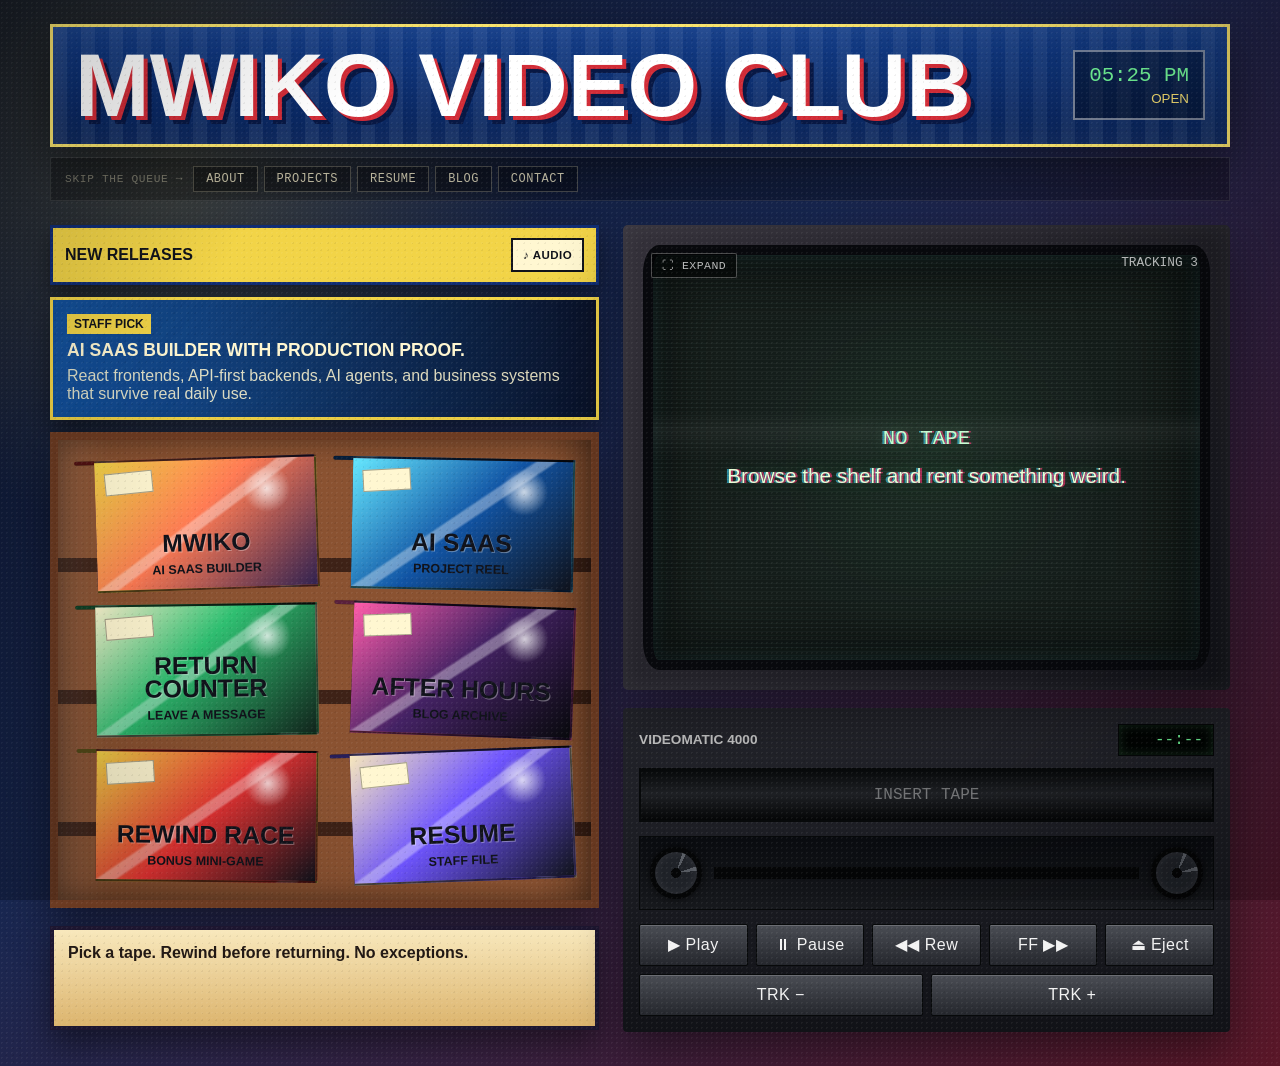
<file: index.html>
<!doctype html>
<html lang="en">
  <head>
    <meta charset="utf-8">
    <meta name="viewport" content="width=device-width, initial-scale=1">
    <title>Mwiko</title>
    <meta name="description" content="AI SaaS builder & full-stack developer in Lusaka. React, FastAPI, Go, PostgreSQL. Browse the tape shelf.">
    <meta property="og:title"        content="Mwiko Video Club — Portfolio">
    <meta property="og:description"  content="AI SaaS builder & full-stack developer. Browse the tape shelf to see what I build.">
    <meta property="og:image"        content="assets/og-preview.png">
    <meta property="og:type"         content="website">
    <meta name="twitter:card"        content="summary_large_image">
    <meta name="twitter:title"       content="Mwiko Video Club — Portfolio">
    <meta name="twitter:description" content="AI SaaS builder & full-stack developer. Browse the tape shelf.">
    <meta name="twitter:image"       content="assets/og-preview.png">
    <link rel="stylesheet" href="styles.css">
  </head>
  <body>
    <div class="crt"   aria-hidden="true"></div>
    <div class="noise" aria-hidden="true"></div>

    <main class="store-shell">

      <!-- ── HEADER ── -->
      <section class="marquee" aria-label="Store header">
        <div>
          <h1>Mwiko Video Club</h1>
        </div>
        <div class="clock">
          <span id="storeTime" aria-live="polite" aria-label="Store time">09:47 PM</span>
          <small id="storeStatus">After hours</small>
        </div>
      </section>

      <!-- ── FAST PATH NAV ── -->
      <nav class="fast-path" aria-label="Quick access — skip the queue">
        <span class="fast-path-label" aria-hidden="true">Skip the queue →</span>
        <button class="fast-path-btn" type="button" data-tape="about"    aria-label="Jump to About">About</button>
        <button class="fast-path-btn" type="button" data-tape="projects" aria-label="Jump to Projects">Projects</button>
        <button class="fast-path-btn" type="button" data-tape="resume"   aria-label="Jump to Resume">Resume</button>
        <button class="fast-path-btn" type="button" data-tape="blog"     aria-label="Jump to Blog">Blog</button>
        <button class="fast-path-btn" type="button" data-tape="contact"  aria-label="Open contact form">Contact</button>
      </nav>

      <section class="store-grid">

        <!-- ── SHELF ZONE ── -->
        <aside class="shelf-zone" aria-label="VHS tape shelves">
          <div class="aisle-sign">
            <span>New Releases</span>
            <button
              id="ambienceToggle"
              class="icon-button"
              type="button"
              aria-label="Toggle store ambience audio"
              aria-pressed="false"
              title="Toggle store ambience"
            >♪ AUDIO</button>
          </div>

          <div class="staff-pick" id="staffPick" aria-live="polite">
            <span>Staff Pick</span>
            <strong id="staffPickTitle">AI SaaS builder with production proof.</strong>
            <p id="staffPickBody">React frontends, API-first backends, AI agents, and business systems that survive real daily use.</p>
          </div>

          <div id="tapeShelf" class="tape-shelf" role="list" aria-label="Choose a tape to rent">
            <p class="shelf-loading" aria-live="polite">Loading tapes…</p>
          </div>

          <div class="counter" role="status">
            <p id="clerkLine">Pick a tape. Rewind before returning. No exceptions.</p>
            <div id="lateFee" class="late-fee" aria-live="assertive" aria-atomic="true"></div>
          </div>
        </aside>

        <!-- ── PLAYER ZONE ── -->
        <section class="player-zone" aria-label="VCR player">
          <div class="tv">
            <div id="trackingLabel" class="tracking-label" aria-live="polite" aria-label="Tracking level">TRACKING 3</div>

            <button
              id="expandBtn"
              class="expand-btn"
              type="button"
              aria-label="Expand to fullscreen"
              title="Fullscreen (F)"
            >⛶ EXPAND</button>

            <div
              id="screen"
              class="screen paused"
              role="region"
              aria-label="Video screen"
              aria-live="polite"
            >
              <div id="screenContent" class="screen-content">
                <p class="standby">NO TAPE</p>
                <p class="standby-small">Browse the shelf and rent something weird.</p>
              </div>
            </div>

            <!-- Scene navigation dots — rendered below the screen inside the TV bezel -->
            <div id="sceneDots" class="scene-dots" role="tablist" aria-label="Jump to scene"></div>
          </div>

          <div class="vcr" role="group" aria-label="VCR controls">
            <div class="vcr-top">
              <div class="brand" aria-hidden="true">VIDEOMATIC 4000</div>
              <div id="vcrDisplay" class="vcr-display" aria-live="polite" aria-label="VCR status display">--:--</div>
            </div>

            <div
              id="vcrSlot"
              class="vcr-slot"
              role="status"
              aria-label="Tape slot — drag a tape here or click a tape to insert"
            >
              <span id="slotLabel" aria-hidden="true">INSERT TAPE</span>
            </div>

            <div class="tape-window" aria-hidden="true">
              <div id="leftReel"  class="reel left-reel"></div>
              <div class="tape-track"><span id="tapeProgress"></span></div>
              <div id="rightReel" class="reel right-reel"></div>
            </div>

            <div class="vcr-controls" role="group" aria-label="Transport controls">
              <button id="playBtn"   type="button" aria-label="Play">▶ Play</button>
              <button id="pauseBtn"  type="button" aria-label="Pause">⏸ Pause</button>
              <button id="rewindBtn" type="button" aria-label="Rewind">◀◀ Rew</button>
              <button id="ffBtn"     type="button" aria-label="Fast forward">FF ▶▶</button>
              <button id="ejectBtn"  type="button" aria-label="Eject tape" class="eject-btn">⏏ Eject</button>
            </div>

            <div class="tracking-controls" role="group" aria-label="Tracking adjustment">
              <button id="trackingDownBtn" type="button" aria-label="Decrease tracking">TRK −</button>
              <button id="trackingUpBtn"   type="button" aria-label="Increase tracking">TRK +</button>
            </div>
          </div>
        </section>

      </section>
    </main>

    <!-- ── FULLSCREEN OVERLAY ── -->
    <div id="fsOverlay" class="fs-overlay" role="dialog" aria-modal="true" aria-label="Fullscreen player" aria-hidden="true">
      <div class="fs-shell">
        <div class="fs-tv">
          <div id="fsTrackingLabel" class="tracking-label fs-tracking-label" aria-live="polite">TRACKING 3</div>
          <div id="fsTapeLabel" class="fs-tape-label" aria-hidden="true"></div>
          <div id="fsScreen" class="screen paused fs-screen" role="region" aria-label="Fullscreen video screen" aria-live="polite">
            <div id="fsScreenContent" class="screen-content"></div>
          </div>
          <div id="fsSceneDots" class="scene-dots fs-scene-dots" role="tablist" aria-label="Jump to scene"></div>
        </div>

        <div class="fs-vcr-bar">
          <div class="fs-display-col">
            <div class="brand" aria-hidden="true">VIDEOMATIC 4000</div>
            <div id="fsVcrDisplay" class="vcr-display" aria-live="polite" aria-label="VCR display">--:--</div>
          </div>
          <div class="fs-transport" role="group" aria-label="Fullscreen transport controls">
            <button id="fsPlayBtn"   type="button" aria-label="Play">▶ Play</button>
            <button id="fsPauseBtn"  type="button" aria-label="Pause">⏸ Pause</button>
            <button id="fsRewindBtn" type="button" aria-label="Rewind">◀◀ Rew</button>
            <button id="fsFfBtn"     type="button" aria-label="Fast forward">FF ▶▶</button>
            <button id="fsEjectBtn"  type="button" aria-label="Eject tape" class="eject-btn">⏏ Eject</button>
          </div>
          <div class="fs-tracking-col" role="group" aria-label="Fullscreen tracking">
            <button id="fsTrkDownBtn" type="button" aria-label="Decrease tracking">TRK −</button>
            <button id="fsTrkUpBtn"   type="button" aria-label="Increase tracking">TRK +</button>
          </div>
          <button id="minimizeBtn" class="fs-minimize-btn" type="button" aria-label="Minimize fullscreen" title="Minimize (Esc)">⊡ MINIMIZE</button>
        </div>
      </div>
    </div>

    <!-- ── CONTACT FORM OVERLAY ── -->
    <div id="contactOverlay" class="contact-overlay" role="dialog" aria-modal="true" aria-label="Leave a message" aria-hidden="true">
      <div class="contact-shell">
        <div class="contact-header">
          <span class="contact-tape-label">Return Counter</span>
          <h2 class="contact-title">Leave a Message</h2>
          <p class="contact-sub">The clerk will get back to you. No late fees for slow replies.</p>
        </div>

        <div class="contact-form-wrap">
          <div class="contact-field">
            <label for="contactName" class="contact-field-label">Your name</label>
            <input id="contactName" type="text" class="contact-input" placeholder="First Last" autocomplete="name" aria-required="true">
          </div>
          <div class="contact-field">
            <label for="contactEmail" class="contact-field-label">Email</label>
            <input id="contactEmail" type="email" class="contact-input" placeholder="you@company.com" autocomplete="email" aria-required="true">
          </div>
          <div class="contact-field">
            <label for="contactMsg" class="contact-field-label">Message</label>
            <textarea id="contactMsg" class="contact-input contact-textarea" placeholder="What are you building? What do you need?" rows="5" aria-required="true"></textarea>
          </div>

          <div class="contact-actions">
            <button id="contactSubmitBtn" type="button" class="contact-submit">⏩ Send Message</button>
            <button id="contactCancelBtn" type="button" class="contact-cancel">Cancel</button>
          </div>

          <div id="contactStatus" class="contact-status" aria-live="polite" aria-atomic="true"></div>
        </div>

        <div class="contact-alt">
          <span class="contact-alt-label">Or reach out directly</span>
          <a href="mailto:mwikosinyangwe@gmail.com" class="contact-alt-link">mwikosinyangwe@gmail.com</a>
          <a href="https://github.com/mdsnn" target="_blank" rel="noreferrer noopener" class="contact-alt-link">github.com/mdsnn</a>
        </div>
      </div>
    </div>

    <!-- Tape card template -->
    <template id="tapeTemplate">
      <button class="tape" type="button" role="listitem" draggable="true">
        <span class="tape-spine"  aria-hidden="true"></span>
        <span class="tape-cover"  aria-hidden="true">
          <span class="tape-sticker"></span>
          <strong></strong>
          <small></small>
        </span>
      </button>
    </template>

    <script src="app.js"></script>
  </body>
</html>
</file>
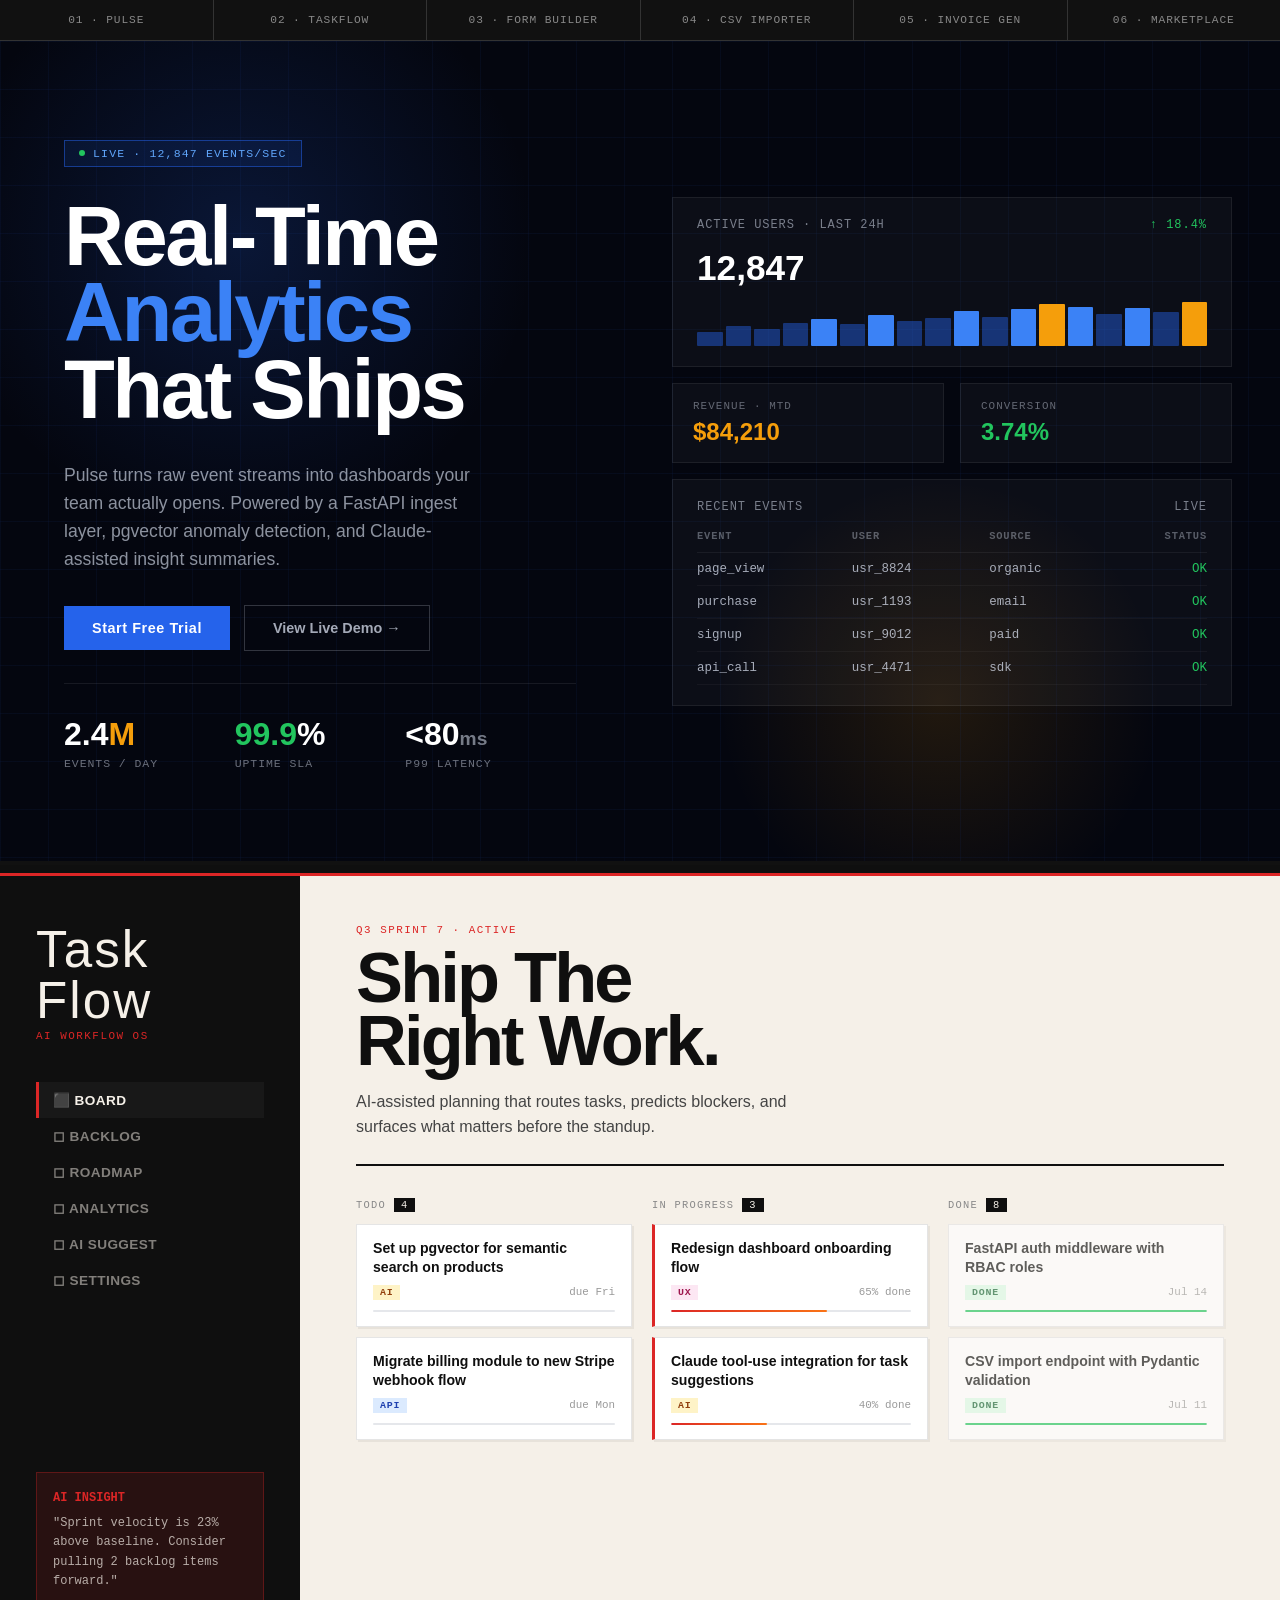
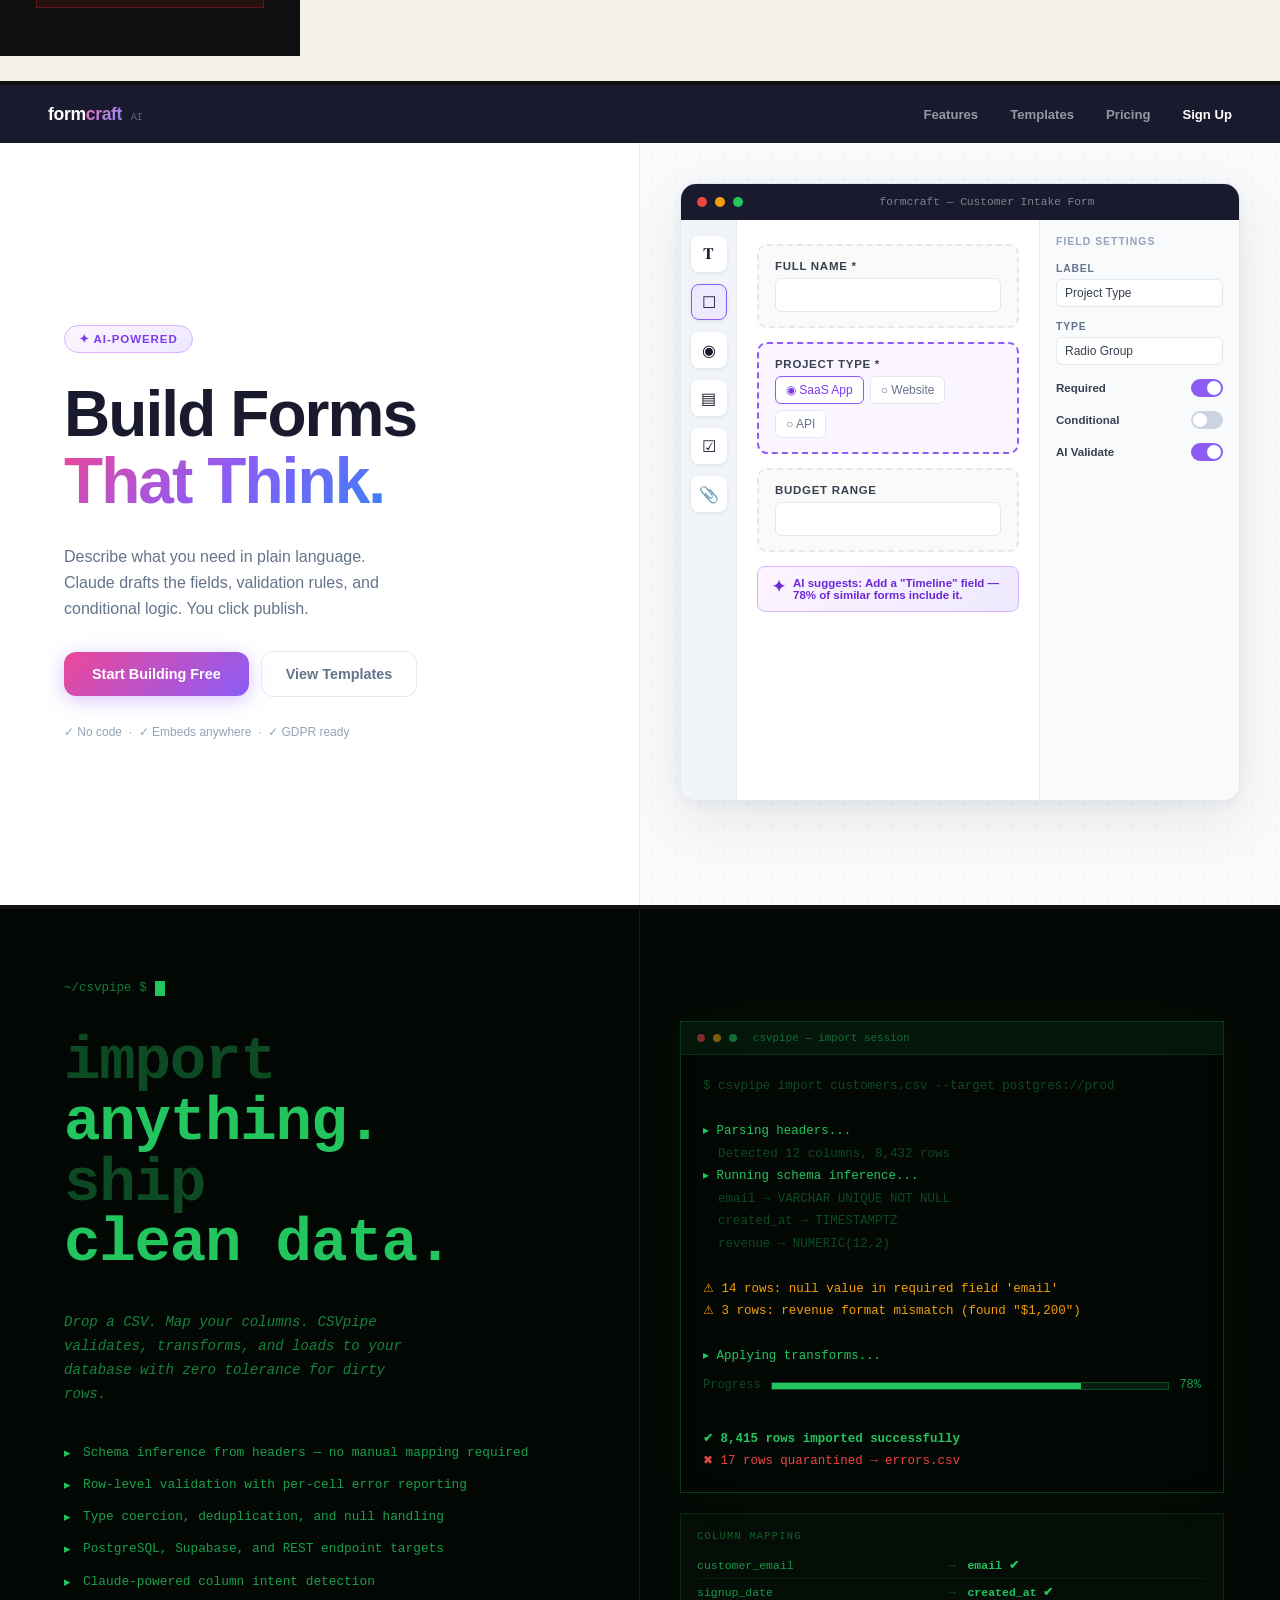
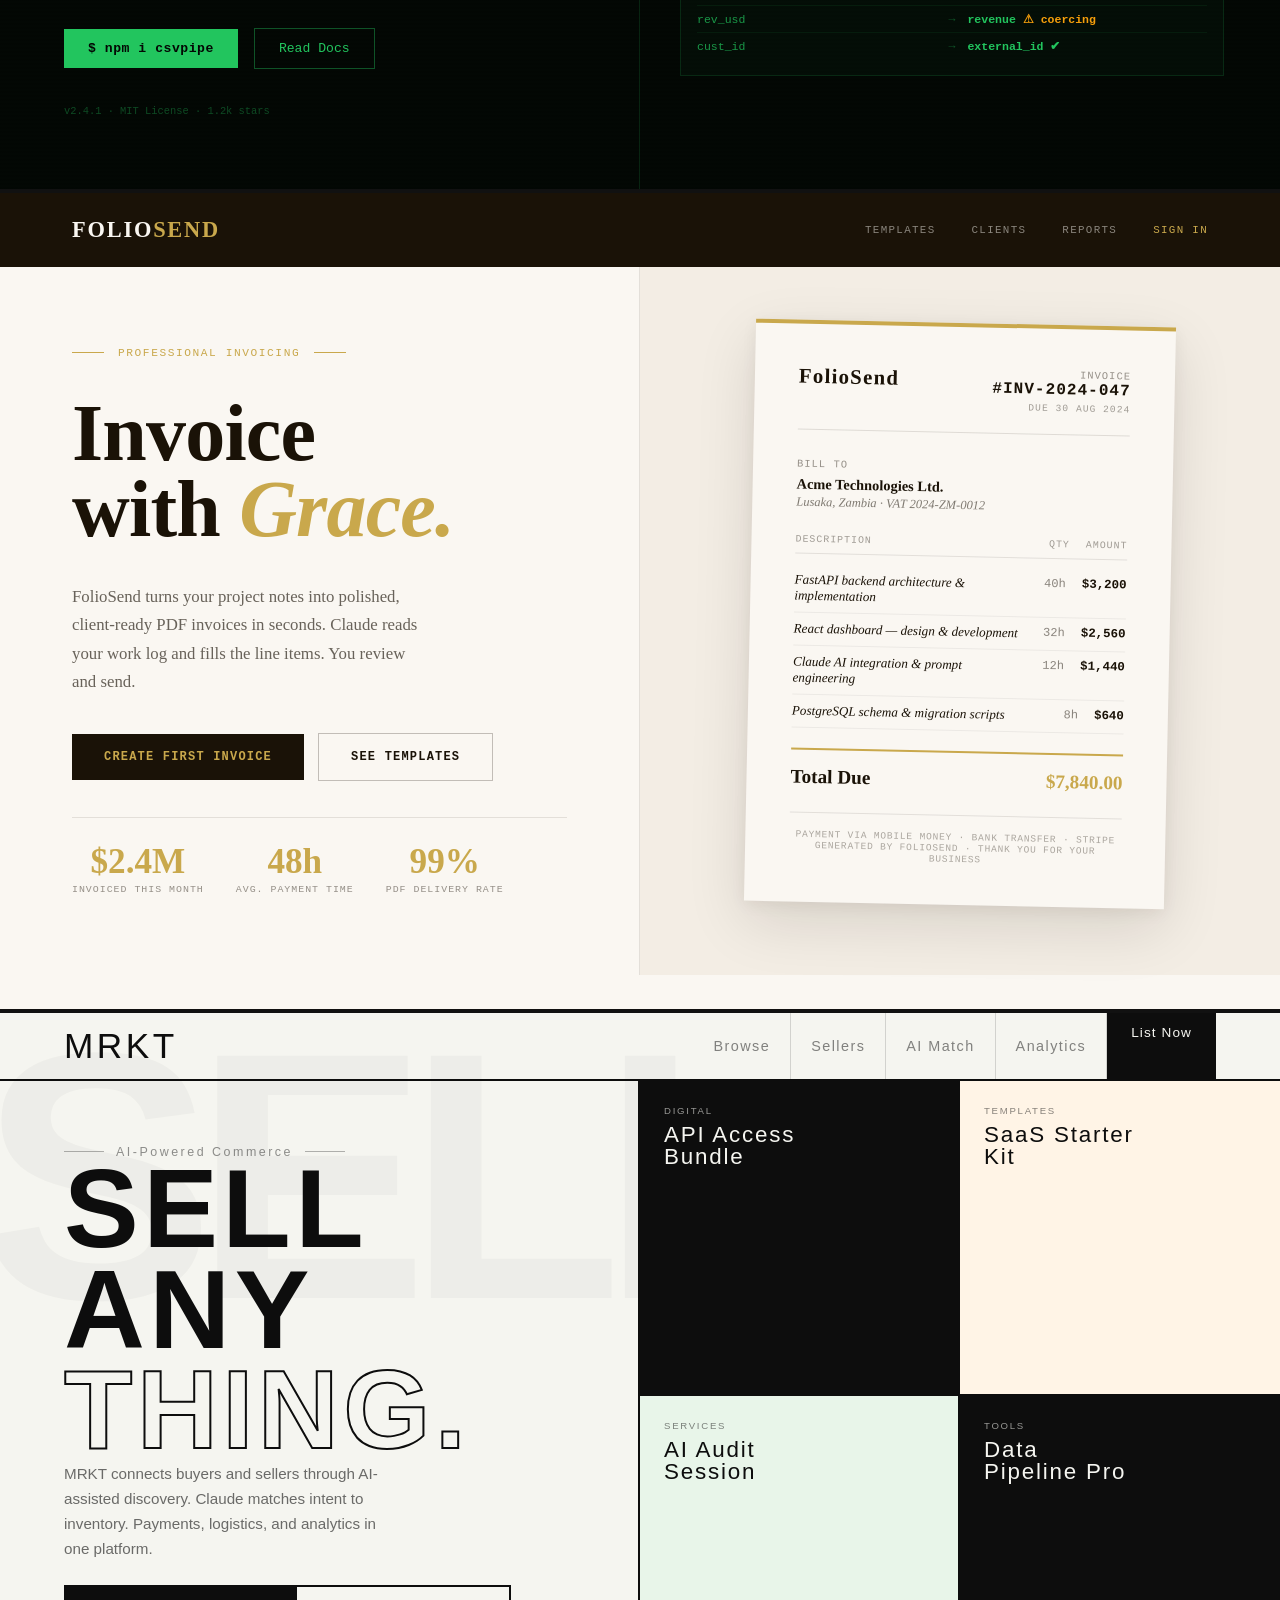
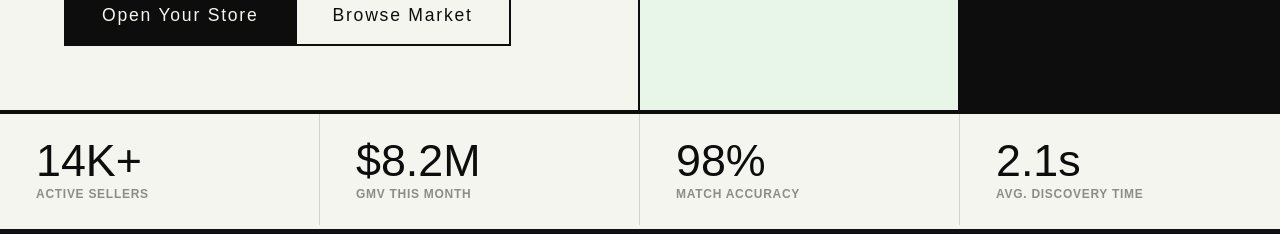
<file: saaspg.html>
<!doctype html>
<html lang="en">
<head>
<meta charset="utf-8">
<meta name="viewport" content="width=1280">
<title>AI SaaS — 6 Project Pages</title>
<link rel="preconnect" href="https://fonts.googleapis.com">
<link rel="preconnect" href="https://fonts.gstatic.com" crossorigin>
<link href="https://fonts.googleapis.com/css2?family=DM+Mono:ital,wght@0,300;0,400;0,500;1,400&family=Bebas+Neue&family=Playfair+Display:ital,wght@0,700;0,900;1,700&family=Syne:wght@400;700;800&family=Space+Mono:ital,wght@0,400;0,700;1,400&family=Cabinet+Grotesk:wght@400;500;700;800;900&family=Instrument+Serif:ital@0;1&family=Bricolage+Grotesque:wght@400;600;800&display=swap" crossorigin>

<style>
/* ── NAV ── */
* { box-sizing: border-box; margin: 0; padding: 0; }
body { background: #0a0a0a; }

.nav {
  position: sticky;
  top: 0;
  z-index: 100;
  display: flex;
  gap: 0;
  background: #111;
  border-bottom: 1px solid #333;
  overflow-x: auto;
}
.nav a {
  flex: 1;
  min-width: 120px;
  padding: 14px 10px;
  color: #888;
  font-family: 'DM Mono', monospace;
  font-size: 0.7rem;
  text-decoration: none;
  text-align: center;
  text-transform: uppercase;
  letter-spacing: 0.08em;
  border-right: 1px solid #333;
  transition: background 140ms, color 140ms;
}
.nav a:hover { background: #1a1a1a; color: #fff; }
.nav a:last-child { border-right: none; }

/* ── PAGE WRAPPERS — each 1280px wide, scroll-snapped ── */
.page {
  width: 1280px;
  min-height: 800px;
  margin: 0 auto;
  overflow: hidden;
  border-bottom: 4px solid #111;
  position: relative;
}


/* ═══════════════════════════════════════════
   1. PULSE — Real-time Analytics
   Dark · electric-blue · amber · data-dense
═══════════════════════════════════════════ */
#pulse {
  background: #04060f;
  font-family: 'Syne', sans-serif;
  color: #e8f0ff;
  min-height: 820px;
}

.pulse-grid-bg {
  position: absolute;
  inset: 0;
  background-image:
    linear-gradient(rgba(37,99,235,0.06) 1px, transparent 1px),
    linear-gradient(90deg, rgba(37,99,235,0.06) 1px, transparent 1px);
  background-size: 48px 48px;
}

.pulse-glow {
  position: absolute;
  top: -120px; left: -80px;
  width: 640px; height: 640px;
  background: radial-gradient(circle, rgba(37,99,235,0.18) 0%, transparent 65%);
  pointer-events: none;
}
.pulse-glow2 {
  position: absolute;
  bottom: -80px; right: 100px;
  width: 480px; height: 480px;
  background: radial-gradient(circle, rgba(245,158,11,0.12) 0%, transparent 65%);
  pointer-events: none;
}

.pulse-inner {
  position: relative;
  z-index: 2;
  display: grid;
  grid-template-columns: 1fr 1fr;
  gap: 0;
  min-height: 820px;
}

.pulse-left {
  padding: 72px 64px 64px;
  display: flex;
  flex-direction: column;
  justify-content: center;
  gap: 32px;
}

.pulse-badge {
  display: inline-flex;
  align-items: center;
  gap: 8px;
  padding: 6px 14px;
  border: 1px solid rgba(37,99,235,0.5);
  background: rgba(37,99,235,0.1);
  color: #60a5fa;
  font-size: 0.72rem;
  font-family: 'DM Mono', monospace;
  letter-spacing: 0.1em;
  text-transform: uppercase;
  width: fit-content;
}
.pulse-dot {
  width: 6px; height: 6px;
  border-radius: 50%;
  background: #22c55e;
  animation: blink 1.4s ease-in-out infinite;
}
@keyframes blink { 0%,100%{opacity:1} 50%{opacity:0.2} }

.pulse-h1 {
  font-size: 5.2rem;
  font-weight: 800;
  line-height: 0.92;
  letter-spacing: -0.03em;
  color: #fff;
}
.pulse-h1 span { color: #3b82f6; }

.pulse-sub {
  font-size: 1.1rem;
  color: rgba(232,240,255,0.6);
  line-height: 1.6;
  max-width: 44ch;
  font-weight: 400;
}

.pulse-ctas {
  display: flex;
  gap: 14px;
  align-items: center;
}
.pulse-btn-primary {
  padding: 14px 28px;
  background: #2563eb;
  color: #fff;
  font-family: 'Syne', sans-serif;
  font-weight: 700;
  font-size: 0.9rem;
  border: none;
  cursor: pointer;
  letter-spacing: 0.04em;
}
.pulse-btn-ghost {
  padding: 14px 28px;
  background: transparent;
  color: rgba(232,240,255,0.7);
  font-family: 'Syne', sans-serif;
  font-weight: 600;
  font-size: 0.9rem;
  border: 1px solid rgba(232,240,255,0.2);
  cursor: pointer;
}

.pulse-stats {
  display: grid;
  grid-template-columns: repeat(3, 1fr);
  gap: 0;
  border-top: 1px solid rgba(232,240,255,0.08);
  padding-top: 32px;
}
.pulse-stat { padding-right: 24px; }
.pulse-stat-num {
  font-size: 2rem;
  font-weight: 800;
  color: #fff;
}
.pulse-stat-num span { color: #f59e0b; }
.pulse-stat-label {
  font-size: 0.72rem;
  color: rgba(232,240,255,0.45);
  font-family: 'DM Mono', monospace;
  text-transform: uppercase;
  letter-spacing: 0.08em;
  margin-top: 4px;
}

/* Right: dashboard preview */
.pulse-right {
  padding: 48px 48px 48px 32px;
  display: flex;
  flex-direction: column;
  gap: 16px;
  justify-content: center;
}

.pulse-card {
  background: rgba(255,255,255,0.03);
  border: 1px solid rgba(255,255,255,0.07);
  padding: 20px 24px;
}

.pulse-card-header {
  display: flex;
  justify-content: space-between;
  align-items: center;
  margin-bottom: 16px;
  font-size: 0.75rem;
  font-family: 'DM Mono', monospace;
  color: rgba(232,240,255,0.5);
  text-transform: uppercase;
  letter-spacing: 0.08em;
}
.pulse-card-val {
  font-size: 2.2rem;
  font-weight: 800;
  color: #fff;
}
.pulse-card-delta {
  font-size: 0.75rem;
  font-family: 'DM Mono', monospace;
  color: #22c55e;
}

/* Sparkline fakes */
.pulse-spark {
  display: flex;
  align-items: flex-end;
  gap: 3px;
  height: 44px;
  margin-top: 14px;
}
.pulse-spark-bar {
  flex: 1;
  background: rgba(37,99,235,0.45);
  border-radius: 1px;
  transition: background 200ms;
}
.pulse-spark-bar.hi { background: #3b82f6; }
.pulse-spark-bar.peak { background: #f59e0b; }

.pulse-row-cards {
  display: grid;
  grid-template-columns: 1fr 1fr;
  gap: 16px;
}

.pulse-mini-card {
  background: rgba(255,255,255,0.03);
  border: 1px solid rgba(255,255,255,0.07);
  padding: 16px 20px;
}
.pulse-mini-label {
  font-size: 0.68rem;
  font-family: 'DM Mono', monospace;
  color: rgba(232,240,255,0.4);
  text-transform: uppercase;
  letter-spacing: 0.1em;
}
.pulse-mini-val {
  font-size: 1.5rem;
  font-weight: 800;
  color: #fff;
  margin-top: 6px;
}
.pulse-mini-val.amber { color: #f59e0b; }
.pulse-mini-val.green { color: #22c55e; }

/* Activity table */
.pulse-table {
  width: 100%;
  border-collapse: collapse;
  font-size: 0.78rem;
  font-family: 'DM Mono', monospace;
  color: rgba(232,240,255,0.7);
}
.pulse-table th {
  text-transform: uppercase;
  letter-spacing: 0.08em;
  font-size: 0.65rem;
  color: rgba(232,240,255,0.35);
  padding: 0 0 10px;
  text-align: left;
  border-bottom: 1px solid rgba(255,255,255,0.06);
}
.pulse-table td {
  padding: 9px 0;
  border-bottom: 1px solid rgba(255,255,255,0.04);
}
.pulse-table td:last-child { color: #22c55e; text-align: right; }


/* ═══════════════════════════════════════════
   2. TASKFLOW — AI Workflow Manager
   Editorial · newspaper grid · black & cream · bold
═══════════════════════════════════════════ */
#taskflow {
  background: #f5f0e8;
  font-family: 'Cabinet Grotesk', sans-serif;
  color: #0f0f0f;
  min-height: 820px;
  position: relative;
}

.tf-rule-top {
  height: 8px;
  background: #0f0f0f;
}
.tf-rule-accent {
  height: 3px;
  background: #dc2626;
}

.tf-inner {
  display: grid;
  grid-template-columns: 300px 1fr;
  min-height: 780px;
}

.tf-sidebar {
  background: #0f0f0f;
  color: #f5f0e8;
  padding: 48px 36px;
  display: flex;
  flex-direction: column;
  gap: 40px;
}

.tf-logo {
  font-family: 'Bebas Neue', sans-serif;
  font-size: 3.2rem;
  letter-spacing: 0.04em;
  line-height: 1;
  color: #f5f0e8;
}
.tf-logo-sub {
  font-size: 0.68rem;
  font-family: 'DM Mono', monospace;
  letter-spacing: 0.14em;
  color: #dc2626;
  text-transform: uppercase;
  margin-top: 4px;
}

.tf-nav-item {
  display: flex;
  align-items: center;
  gap: 12px;
  padding: 10px 14px;
  font-size: 0.85rem;
  font-weight: 700;
  letter-spacing: 0.03em;
  text-transform: uppercase;
  color: rgba(245,240,232,0.5);
  cursor: pointer;
  border-left: 3px solid transparent;
}
.tf-nav-item.active {
  color: #f5f0e8;
  border-left-color: #dc2626;
  background: rgba(255,255,255,0.04);
}

.tf-main {
  padding: 48px 56px;
  display: flex;
  flex-direction: column;
  gap: 32px;
}

.tf-headline-block {
  border-bottom: 2px solid #0f0f0f;
  padding-bottom: 24px;
}

.tf-overline {
  font-size: 0.68rem;
  font-family: 'DM Mono', monospace;
  letter-spacing: 0.14em;
  text-transform: uppercase;
  color: #dc2626;
  margin-bottom: 10px;
}

.tf-h1 {
  font-size: 4.4rem;
  font-weight: 900;
  line-height: 0.9;
  letter-spacing: -0.04em;
  max-width: 14ch;
}

.tf-deck {
  font-size: 1rem;
  color: #444;
  line-height: 1.6;
  max-width: 50ch;
  margin-top: 16px;
  font-weight: 500;
}

/* Kanban columns */
.tf-kanban {
  display: grid;
  grid-template-columns: repeat(3, 1fr);
  gap: 20px;
}

.tf-col-label {
  font-size: 0.65rem;
  font-family: 'DM Mono', monospace;
  text-transform: uppercase;
  letter-spacing: 0.12em;
  color: #888;
  margin-bottom: 12px;
  display: flex;
  align-items: center;
  gap: 8px;
}
.tf-col-count {
  background: #0f0f0f;
  color: #f5f0e8;
  padding: 1px 7px;
  font-size: 0.65rem;
}

.tf-task {
  background: #fff;
  border: 1px solid rgba(0,0,0,0.1);
  padding: 14px 16px;
  margin-bottom: 10px;
  box-shadow: 2px 2px 0 rgba(0,0,0,0.06);
  cursor: grab;
}
.tf-task-title {
  font-size: 0.88rem;
  font-weight: 700;
  line-height: 1.35;
  margin-bottom: 8px;
}
.tf-task-meta {
  display: flex;
  justify-content: space-between;
  align-items: center;
  font-size: 0.68rem;
  font-family: 'DM Mono', monospace;
  color: #999;
}
.tf-task-tag {
  padding: 2px 7px;
  font-size: 0.62rem;
  font-weight: 700;
  text-transform: uppercase;
  letter-spacing: 0.08em;
}
.tf-tag-ai { background: #fef3c7; color: #92400e; }
.tf-tag-api { background: #dbeafe; color: #1e40af; }
.tf-tag-ux { background: #fce7f3; color: #9d174d; }
.tf-tag-done { background: #dcfce7; color: #166534; }

.tf-task-ai-bar {
  margin-top: 10px;
  height: 2px;
  background: #e5e7eb;
  border-radius: 1px;
  overflow: hidden;
}
.tf-task-ai-fill {
  height: 100%;
  background: linear-gradient(90deg, #dc2626, #f97316);
  border-radius: 1px;
}


/* ═══════════════════════════════════════════
   3. AI FORM BUILDER
   Playful · colorful · toy-like · rounded
═══════════════════════════════════════════ */
#formbuilder {
  background: #fafafa;
  font-family: 'Bricolage Grotesque', sans-serif;
  color: #1a1a2e;
  min-height: 820px;
}

.fb-top-bar {
  background: #1a1a2e;
  padding: 0 48px;
  display: flex;
  align-items: center;
  justify-content: space-between;
  height: 58px;
}
.fb-logo-text {
  font-size: 1.1rem;
  font-weight: 800;
  color: #fff;
  letter-spacing: -0.02em;
}
.fb-logo-text em {
  font-style: normal;
  background: linear-gradient(135deg, #f472b6, #818cf8);
  -webkit-background-clip: text;
  -webkit-text-fill-color: transparent;
}
.fb-top-links {
  display: flex;
  gap: 32px;
  font-size: 0.82rem;
  font-weight: 600;
  color: rgba(255,255,255,0.55);
}

.fb-hero {
  display: grid;
  grid-template-columns: 1fr 1fr;
  gap: 0;
  min-height: 762px;
}

.fb-hero-left {
  padding: 80px 64px 64px;
  display: flex;
  flex-direction: column;
  justify-content: center;
  gap: 28px;
  background: #fff;
  border-right: 1px solid #e5e7eb;
}

.fb-chip {
  display: inline-flex;
  align-items: center;
  gap: 6px;
  padding: 6px 14px;
  border-radius: 100px;
  background: linear-gradient(135deg, #fdf4ff, #ede9fe);
  border: 1px solid #d8b4fe;
  font-size: 0.72rem;
  font-weight: 700;
  color: #7c3aed;
  text-transform: uppercase;
  letter-spacing: 0.08em;
  width: fit-content;
}

.fb-h1 {
  font-size: 4rem;
  font-weight: 800;
  line-height: 1.05;
  letter-spacing: -0.03em;
}
.fb-h1-grad {
  background: linear-gradient(135deg, #ec4899, #8b5cf6, #3b82f6);
  -webkit-background-clip: text;
  -webkit-text-fill-color: transparent;
}

.fb-sub {
  font-size: 1rem;
  color: #64748b;
  line-height: 1.65;
  max-width: 40ch;
  font-weight: 400;
}

.fb-ctas { display: flex; gap: 12px; align-items: center; }
.fb-btn-main {
  padding: 14px 28px;
  background: linear-gradient(135deg, #ec4899, #8b5cf6);
  color: #fff;
  border: none;
  border-radius: 12px;
  font-family: 'Bricolage Grotesque', sans-serif;
  font-weight: 700;
  font-size: 0.9rem;
  cursor: pointer;
  box-shadow: 0 4px 20px rgba(139,92,246,0.35);
}
.fb-btn-ghost {
  padding: 14px 24px;
  background: transparent;
  color: #64748b;
  border: 1.5px solid #e2e8f0;
  border-radius: 12px;
  font-family: 'Bricolage Grotesque', sans-serif;
  font-weight: 600;
  font-size: 0.9rem;
  cursor: pointer;
}

.fb-trust {
  font-size: 0.75rem;
  color: #94a3b8;
  font-weight: 500;
}

/* Form builder UI mockup */
.fb-hero-right {
  background: #f8fafc;
  padding: 40px 40px 40px 40px;
  display: flex;
  flex-direction: column;
  gap: 0;
  position: relative;
  overflow: hidden;
}

.fb-builder-bg {
  position: absolute;
  inset: 0;
  background-image: radial-gradient(circle, #e2e8f0 1px, transparent 1px);
  background-size: 24px 24px;
  opacity: 0.6;
}

.fb-builder-chrome {
  position: relative;
  z-index: 2;
  background: #fff;
  border-radius: 16px;
  border: 1px solid #e2e8f0;
  box-shadow: 0 20px 60px rgba(0,0,0,0.08), 0 4px 16px rgba(0,0,0,0.04);
  overflow: hidden;
}

.fb-chrome-bar {
  background: #1a1a2e;
  padding: 12px 16px;
  display: flex;
  align-items: center;
  gap: 8px;
}
.fb-dot { width: 10px; height: 10px; border-radius: 50%; }
.fb-dot-r { background: #ef4444; }
.fb-dot-y { background: #f59e0b; }
.fb-dot-g { background: #22c55e; }
.fb-chrome-title {
  flex: 1;
  text-align: center;
  font-family: 'DM Mono', monospace;
  font-size: 0.7rem;
  color: rgba(255,255,255,0.45);
}

.fb-builder-body {
  display: grid;
  grid-template-columns: 56px 1fr 200px;
  min-height: 580px;
}

.fb-palette {
  background: #f1f5f9;
  border-right: 1px solid #e2e8f0;
  padding: 16px 8px;
  display: flex;
  flex-direction: column;
  gap: 12px;
  align-items: center;
}
.fb-pal-item {
  width: 36px; height: 36px;
  border-radius: 8px;
  display: flex;
  align-items: center;
  justify-content: center;
  font-size: 1rem;
  cursor: grab;
  border: 1.5px solid transparent;
  background: #fff;
  box-shadow: 0 1px 4px rgba(0,0,0,0.08);
}
.fb-pal-item.active { border-color: #8b5cf6; background: #ede9fe; }

.fb-canvas {
  padding: 24px 20px;
  display: flex;
  flex-direction: column;
  gap: 14px;
}
.fb-field {
  border: 2px dashed #e2e8f0;
  border-radius: 10px;
  padding: 14px 16px;
  background: #fafafa;
  position: relative;
}
.fb-field.selected {
  border-color: #8b5cf6;
  background: #faf5ff;
}
.fb-field-label {
  font-size: 0.72rem;
  font-weight: 700;
  color: #374151;
  margin-bottom: 6px;
  text-transform: uppercase;
  letter-spacing: 0.06em;
}
.fb-field-input {
  height: 34px;
  background: #fff;
  border: 1.5px solid #e2e8f0;
  border-radius: 6px;
  width: 100%;
}
.fb-field-select {
  display: flex;
  gap: 6px;
  flex-wrap: wrap;
}
.fb-radio-opt {
  display: flex;
  align-items: center;
  gap: 6px;
  font-size: 0.75rem;
  color: #64748b;
  padding: 6px 10px;
  border: 1.5px solid #e2e8f0;
  border-radius: 6px;
  background: #fff;
}
.fb-radio-opt.checked { border-color: #8b5cf6; color: #7c3aed; }
.fb-ai-suggest {
  background: linear-gradient(135deg, #fdf4ff, #ede9fe);
  border: 1.5px solid #d8b4fe;
  border-radius: 8px;
  padding: 10px 14px;
  font-size: 0.72rem;
  color: #6d28d9;
  font-weight: 600;
  display: flex;
  align-items: flex-start;
  gap: 8px;
}

.fb-props {
  background: #f8fafc;
  border-left: 1px solid #e2e8f0;
  padding: 16px;
}
.fb-props-title {
  font-size: 0.65rem;
  font-weight: 800;
  text-transform: uppercase;
  letter-spacing: 0.1em;
  color: #94a3b8;
  margin-bottom: 16px;
}
.fb-prop-row {
  margin-bottom: 14px;
}
.fb-prop-label {
  font-size: 0.65rem;
  font-weight: 700;
  color: #64748b;
  text-transform: uppercase;
  letter-spacing: 0.08em;
  margin-bottom: 5px;
}
.fb-prop-val {
  height: 28px;
  background: #fff;
  border: 1.5px solid #e2e8f0;
  border-radius: 6px;
  width: 100%;
  font-size: 0.75rem;
  padding: 0 8px;
  display: flex;
  align-items: center;
  color: #374151;
  font-family: 'Bricolage Grotesque', sans-serif;
}
.fb-toggle-row {
  display: flex;
  justify-content: space-between;
  align-items: center;
  margin-bottom: 14px;
}
.fb-toggle-label {
  font-size: 0.72rem;
  color: #374151;
  font-weight: 600;
}
.fb-toggle {
  width: 32px; height: 18px;
  border-radius: 9px;
  background: #8b5cf6;
  position: relative;
}
.fb-toggle::after {
  content: '';
  position: absolute;
  top: 2px; right: 2px;
  width: 14px; height: 14px;
  border-radius: 50%;
  background: #fff;
}
.fb-toggle.off { background: #cbd5e1; }
.fb-toggle.off::after { right: auto; left: 2px; }


/* ═══════════════════════════════════════════
   4. CSV IMPORTER
   Terminal · CLI brutalist · green on black
═══════════════════════════════════════════ */
#csvimporter {
  background: #030804;
  font-family: 'Space Mono', monospace;
  color: #22c55e;
  min-height: 820px;
}

.csv-scanlines {
  position: absolute;
  inset: 0;
  background: repeating-linear-gradient(
    180deg,
    transparent 0,
    transparent 2px,
    rgba(0,0,0,0.18) 2px,
    rgba(0,0,0,0.18) 4px
  );
  pointer-events: none;
  z-index: 1;
}

.csv-inner {
  position: relative;
  z-index: 2;
  display: grid;
  grid-template-columns: 1fr 1fr;
  min-height: 820px;
}

.csv-left {
  padding: 72px 64px;
  display: flex;
  flex-direction: column;
  gap: 36px;
  border-right: 1px solid rgba(34,197,94,0.15);
}

.csv-prompt {
  display: flex;
  align-items: center;
  gap: 8px;
  font-size: 0.78rem;
  color: rgba(34,197,94,0.6);
}
.csv-cursor {
  width: 10px; height: 1.2em;
  background: #22c55e;
  animation: blink 1s step-end infinite;
  display: inline-block;
  vertical-align: middle;
}

.csv-h1 {
  font-size: 3.8rem;
  font-weight: 700;
  line-height: 1.0;
  color: #22c55e;
  letter-spacing: -0.02em;
}
.csv-h1-dim { color: rgba(34,197,94,0.35); }

.csv-sub {
  font-size: 0.88rem;
  color: rgba(34,197,94,0.65);
  line-height: 1.7;
  max-width: 42ch;
  font-style: italic;
}

.csv-features {
  display: flex;
  flex-direction: column;
  gap: 12px;
}
.csv-feat {
  display: flex;
  align-items: flex-start;
  gap: 12px;
  font-size: 0.8rem;
  color: rgba(34,197,94,0.8);
  line-height: 1.5;
}
.csv-feat::before {
  content: '▸';
  color: #22c55e;
  flex-shrink: 0;
  margin-top: 1px;
}

.csv-cta-row { display: flex; gap: 16px; align-items: center; }
.csv-btn {
  padding: 12px 24px;
  background: #22c55e;
  color: #030804;
  font-family: 'Space Mono', monospace;
  font-size: 0.82rem;
  font-weight: 700;
  border: none;
  cursor: pointer;
  letter-spacing: 0.04em;
}
.csv-btn-ghost {
  padding: 12px 24px;
  background: transparent;
  color: #22c55e;
  font-family: 'Space Mono', monospace;
  font-size: 0.82rem;
  border: 1px solid rgba(34,197,94,0.4);
  cursor: pointer;
}
.csv-version {
  font-size: 0.65rem;
  color: rgba(34,197,94,0.35);
}

/* Terminal mockup */
.csv-right {
  padding: 48px 56px 48px 40px;
  display: flex;
  flex-direction: column;
  gap: 20px;
  justify-content: center;
}

.csv-terminal {
  background: #030804;
  border: 1px solid rgba(34,197,94,0.25);
  box-shadow: 0 0 40px rgba(34,197,94,0.06), inset 0 0 40px rgba(0,0,0,0.5);
}

.csv-term-bar {
  background: rgba(34,197,94,0.08);
  border-bottom: 1px solid rgba(34,197,94,0.15);
  padding: 10px 16px;
  display: flex;
  align-items: center;
  gap: 8px;
  font-size: 0.68rem;
  color: rgba(34,197,94,0.5);
}
.csv-term-dot { width: 8px; height: 8px; border-radius: 50%; }
.csv-td-r { background: rgba(239,68,68,0.5); }
.csv-td-y { background: rgba(245,158,11,0.5); }
.csv-td-g { background: rgba(34,197,94,0.5); }

.csv-term-body {
  padding: 20px 22px;
  font-size: 0.78rem;
  line-height: 1.8;
  color: rgba(34,197,94,0.8);
}
.csv-line-dim { color: rgba(34,197,94,0.35); }
.csv-line-bright { color: #22c55e; }
.csv-line-warn { color: #f59e0b; }
.csv-line-err { color: #ef4444; }
.csv-line-ok { color: #22c55e; font-weight: 700; }

/* Progress bar in terminal */
.csv-prog-wrap {
  margin: 8px 0;
  display: flex;
  align-items: center;
  gap: 10px;
  font-size: 0.75rem;
}
.csv-prog-bar {
  flex: 1;
  height: 8px;
  background: rgba(34,197,94,0.12);
  border: 1px solid rgba(34,197,94,0.25);
}
.csv-prog-fill {
  height: 100%;
  background: #22c55e;
}

/* Column mapping table */
.csv-map-table {
  background: rgba(34,197,94,0.03);
  border: 1px solid rgba(34,197,94,0.15);
  padding: 16px;
  font-size: 0.72rem;
}
.csv-map-row {
  display: grid;
  grid-template-columns: 1fr auto 1fr;
  align-items: center;
  gap: 12px;
  padding: 6px 0;
  border-bottom: 1px solid rgba(34,197,94,0.08);
  color: rgba(34,197,94,0.75);
}
.csv-map-row:last-child { border-bottom: none; }
.csv-map-arrow { color: rgba(34,197,94,0.4); }
.csv-map-dest { color: #22c55e; font-weight: 700; }
.csv-map-warn { color: #f59e0b; }
.csv-map-ok { color: #22c55e; }


/* ═══════════════════════════════════════════
   5. INVOICE GENERATOR
   Luxury · cream & gold · serif editorial
═══════════════════════════════════════════ */
#invoicegen {
  background: #faf7f2;
  font-family: 'Instrument Serif', serif;
  color: #1a1207;
  min-height: 820px;
}

.inv-header {
  background: #1a1207;
  padding: 24px 72px;
  display: flex;
  align-items: center;
  justify-content: space-between;
}
.inv-logo {
  font-family: 'Playfair Display', serif;
  font-size: 1.4rem;
  font-weight: 900;
  color: #c9a84c;
  letter-spacing: 0.08em;
  text-transform: uppercase;
}
.inv-logo span { color: #faf7f2; }
.inv-nav-items {
  display: flex;
  gap: 36px;
  font-family: 'DM Mono', monospace;
  font-size: 0.68rem;
  color: rgba(250,247,242,0.5);
  text-transform: uppercase;
  letter-spacing: 0.12em;
}

.inv-hero {
  display: grid;
  grid-template-columns: 1fr 1fr;
  gap: 0;
  min-height: 680px;
}

.inv-left {
  padding: 80px 72px;
  display: flex;
  flex-direction: column;
  justify-content: center;
  gap: 36px;
  border-right: 1px solid rgba(26,18,7,0.1);
}

.inv-eyebrow {
  display: flex;
  align-items: center;
  gap: 14px;
  font-family: 'DM Mono', monospace;
  font-size: 0.7rem;
  letter-spacing: 0.14em;
  text-transform: uppercase;
  color: #c9a84c;
}
.inv-eyebrow::before, .inv-eyebrow::after {
  content: '';
  flex: 1;
  height: 1px;
  background: #c9a84c;
  max-width: 32px;
}

.inv-h1 {
  font-family: 'Playfair Display', serif;
  font-size: 5rem;
  font-weight: 900;
  line-height: 0.95;
  letter-spacing: -0.01em;
}
.inv-h1 em {
  font-style: italic;
  color: #c9a84c;
}

.inv-body {
  font-size: 1.05rem;
  line-height: 1.7;
  color: rgba(26,18,7,0.65);
  max-width: 42ch;
}

.inv-ctas { display: flex; gap: 14px; align-items: center; }
.inv-btn-primary {
  padding: 16px 32px;
  background: #1a1207;
  color: #c9a84c;
  border: none;
  font-family: 'DM Mono', monospace;
  font-size: 0.75rem;
  font-weight: 700;
  text-transform: uppercase;
  letter-spacing: 0.1em;
  cursor: pointer;
}
.inv-btn-outline {
  padding: 16px 32px;
  background: transparent;
  color: #1a1207;
  border: 1.5px solid rgba(26,18,7,0.25);
  font-family: 'DM Mono', monospace;
  font-size: 0.75rem;
  font-weight: 700;
  text-transform: uppercase;
  letter-spacing: 0.1em;
  cursor: pointer;
}

.inv-marks {
  display: flex;
  gap: 32px;
  padding-top: 24px;
  border-top: 1px solid rgba(26,18,7,0.1);
}
.inv-mark { text-align: center; }
.inv-mark-num {
  font-family: 'Playfair Display', serif;
  font-size: 2.2rem;
  font-weight: 900;
  color: #c9a84c;
}
.inv-mark-label {
  font-family: 'DM Mono', monospace;
  font-size: 0.62rem;
  letter-spacing: 0.1em;
  text-transform: uppercase;
  color: rgba(26,18,7,0.45);
  margin-top: 2px;
}

/* Invoice preview */
.inv-right {
  background: #f3ede4;
  padding: 56px 64px;
  display: flex;
  align-items: flex-start;
  justify-content: center;
}

.inv-doc {
  background: #faf7f2;
  box-shadow: 0 20px 60px rgba(26,18,7,0.12), 0 4px 16px rgba(26,18,7,0.06);
  padding: 40px 44px;
  width: 420px;
  border-top: 4px solid #c9a84c;
  transform: rotate(1.2deg);
}

.inv-doc-header {
  display: flex;
  justify-content: space-between;
  margin-bottom: 28px;
  padding-bottom: 20px;
  border-bottom: 1px solid rgba(26,18,7,0.12);
}
.inv-doc-brand {
  font-family: 'Playfair Display', serif;
  font-size: 1.3rem;
  font-weight: 900;
  letter-spacing: 0.06em;
}
.inv-doc-num {
  font-family: 'DM Mono', monospace;
  font-size: 0.65rem;
  color: rgba(26,18,7,0.45);
  text-transform: uppercase;
  letter-spacing: 0.1em;
  text-align: right;
}
.inv-doc-num strong {
  display: block;
  font-size: 1rem;
  color: #1a1207;
}

.inv-bill-to {
  font-family: 'DM Mono', monospace;
  font-size: 0.65rem;
  color: rgba(26,18,7,0.45);
  text-transform: uppercase;
  letter-spacing: 0.1em;
  margin-bottom: 6px;
}
.inv-bill-name { font-size: 0.9rem; font-weight: 700; margin-bottom: 2px; }
.inv-bill-addr { font-size: 0.78rem; color: rgba(26,18,7,0.55); font-style: italic; margin-bottom: 24px; }

.inv-line-head {
  display: grid;
  grid-template-columns: 1fr auto auto;
  gap: 16px;
  font-family: 'DM Mono', monospace;
  font-size: 0.62rem;
  text-transform: uppercase;
  letter-spacing: 0.1em;
  color: rgba(26,18,7,0.4);
  padding-bottom: 8px;
  border-bottom: 1px solid rgba(26,18,7,0.1);
  margin-bottom: 10px;
}
.inv-line {
  display: grid;
  grid-template-columns: 1fr auto auto;
  gap: 16px;
  font-size: 0.82rem;
  padding: 8px 0;
  border-bottom: 1px solid rgba(26,18,7,0.06);
}
.inv-line-desc { font-style: italic; }
.inv-line-qty { font-family: 'DM Mono', monospace; font-size: 0.75rem; color: rgba(26,18,7,0.5); text-align: right; }
.inv-line-amt { font-family: 'DM Mono', monospace; font-size: 0.78rem; font-weight: 700; text-align: right; }

.inv-total-row {
  display: flex;
  justify-content: space-between;
  margin-top: 20px;
  padding-top: 16px;
  border-top: 2px solid #c9a84c;
  font-family: 'Playfair Display', serif;
  font-weight: 900;
  font-size: 1.2rem;
}
.inv-total-amt { color: #c9a84c; }

.inv-doc-footer {
  margin-top: 24px;
  padding-top: 16px;
  border-top: 1px solid rgba(26,18,7,0.1);
  font-family: 'DM Mono', monospace;
  font-size: 0.6rem;
  color: rgba(26,18,7,0.35);
  text-align: center;
  letter-spacing: 0.08em;
  text-transform: uppercase;
}

/* ═══════════════════════════════════════════
   6. MARKETPLACE
   Bold maximalist · high contrast · fashion editorial
═══════════════════════════════════════════ */
#marketplace {
  background: #f5f5f0;
  font-family: 'Bebas Neue', sans-serif;
  color: #0d0d0d;
  min-height: 820px;
  position: relative;
  overflow: hidden;
}

.mk-bg-text {
  position: absolute;
  top: -40px;
  left: -20px;
  font-size: 22rem;
  font-weight: 900;
  color: rgba(13,13,13,0.03);
  pointer-events: none;
  letter-spacing: -0.06em;
  white-space: nowrap;
  z-index: 0;
}

.mk-inner {
  position: relative;
  z-index: 2;
}

.mk-nav {
  display: flex;
  align-items: center;
  padding: 0 64px;
  height: 68px;
  border-bottom: 2px solid #0d0d0d;
  justify-content: space-between;
}
.mk-nav-logo {
  font-size: 2.2rem;
  letter-spacing: 0.1em;
  color: #0d0d0d;
}
.mk-nav-links {
  display: flex;
  gap: 0;
}
.mk-nav-link {
  padding: 0 20px;
  font-size: 0.9rem;
  letter-spacing: 0.1em;
  color: rgba(13,13,13,0.5);
  border-right: 1px solid rgba(13,13,13,0.15);
  line-height: 68px;
}
.mk-nav-link:last-child { border-right: none; }
.mk-nav-cta {
  background: #0d0d0d;
  color: #f5f5f0;
  padding: 0 24px;
  font-size: 0.85rem;
  letter-spacing: 0.08em;
  line-height: 42px;
}

.mk-hero {
  display: grid;
  grid-template-columns: 1fr 1fr;
  gap: 0;
  border-bottom: 2px solid #0d0d0d;
}

.mk-hero-left {
  padding: 64px;
  border-right: 2px solid #0d0d0d;
  display: flex;
  flex-direction: column;
  justify-content: space-between;
  min-height: 560px;
}

.mk-overline {
  display: flex;
  align-items: center;
  gap: 12px;
  font-size: 0.78rem;
  letter-spacing: 0.2em;
  color: rgba(13,13,13,0.45);
}
.mk-overline-line {
  width: 40px;
  height: 1px;
  background: rgba(13,13,13,0.3);
}

.mk-h1 {
  font-size: 7rem;
  line-height: 0.9;
  letter-spacing: 0.04em;
  margin: 0;
}
.mk-h1-accent {
  display: block;
  color: transparent;
  -webkit-text-stroke: 2px #0d0d0d;
}

.mk-hero-body {
  display: flex;
  flex-direction: column;
  gap: 24px;
}

.mk-desc {
  font-family: 'Cabinet Grotesk', sans-serif;
  font-size: 0.95rem;
  line-height: 1.65;
  color: rgba(13,13,13,0.6);
  max-width: 40ch;
  font-weight: 500;
}

.mk-btn-row { display: flex; gap: 0; }
.mk-btn-fill {
  padding: 18px 36px;
  background: #0d0d0d;
  color: #f5f5f0;
  font-family: 'Bebas Neue', sans-serif;
  font-size: 1.1rem;
  letter-spacing: 0.1em;
  border: 2px solid #0d0d0d;
  cursor: pointer;
}
.mk-btn-outline-dark {
  padding: 18px 36px;
  background: transparent;
  color: #0d0d0d;
  font-family: 'Bebas Neue', sans-serif;
  font-size: 1.1rem;
  letter-spacing: 0.1em;
  border: 2px solid #0d0d0d;
  border-left: none;
  cursor: pointer;
}

/* Right: product grid */
.mk-hero-right {
  display: grid;
  grid-template-columns: 1fr 1fr;
  grid-template-rows: 1fr 1fr;
}

.mk-product {
  border-right: 2px solid #0d0d0d;
  border-bottom: 2px solid #0d0d0d;
  padding: 24px;
  display: flex;
  flex-direction: column;
  justify-content: space-between;
  min-height: 180px;
  position: relative;
  overflow: hidden;
}
.mk-product:nth-child(even) { border-right: none; }
.mk-product:nth-child(3), .mk-product:nth-child(4) { border-bottom: none; }

.mk-product-bg {
  position: absolute;
  inset: 0;
  z-index: 0;
}
.mk-product-1 { background: #0d0d0d; }
.mk-product-2 { background: #fff4e6; }
.mk-product-3 { background: #e8f5e9; }
.mk-product-4 { background: #0d0d0d; }

.mk-product-content { position: relative; z-index: 2; }

.mk-product-tag {
  font-size: 0.6rem;
  letter-spacing: 0.18em;
  text-transform: uppercase;
  margin-bottom: 8px;
}
.mk-product-name {
  font-size: 1.4rem;
  letter-spacing: 0.08em;
  line-height: 1;
}
.mk-product-meta {
  font-family: 'DM Mono', monospace;
  font-size: 0.7rem;
  display: flex;
  justify-content: space-between;
  align-items: flex-end;
}

.mk-p-light { color: rgba(245,245,240,0.6); }
.mk-p-light-name { color: #f5f5f0; }
.mk-p-light-price { color: rgba(245,245,240,0.9); }

.mk-p-dark { color: rgba(13,13,13,0.5); }
.mk-p-dark-name { color: #0d0d0d; }
.mk-p-dark-price { color: #0d0d0d; }

/* Stats row */
.mk-stats {
  display: grid;
  grid-template-columns: repeat(4, 1fr);
  border-top: 2px solid #0d0d0d;
}
.mk-stat {
  padding: 24px 36px;
  border-right: 1px solid rgba(13,13,13,0.15);
  display: flex;
  flex-direction: column;
  gap: 4px;
}
.mk-stat:last-child { border-right: none; }
.mk-stat-num {
  font-size: 2.8rem;
  line-height: 1;
  color: #0d0d0d;
}
.mk-stat-label {
  font-family: 'Cabinet Grotesk', sans-serif;
  font-size: 0.75rem;
  color: rgba(13,13,13,0.45);
  font-weight: 600;
  text-transform: uppercase;
  letter-spacing: 0.06em;
}
</style>
</head>
<body>

<!-- ── NAV ── -->
<nav class="nav">
  <a href="#pulse">01 · Pulse</a>
  <a href="#taskflow">02 · Taskflow</a>
  <a href="#formbuilder">03 · Form Builder</a>
  <a href="#csvimporter">04 · CSV Importer</a>
  <a href="#invoicegen">05 · Invoice Gen</a>
  <a href="#marketplace">06 · Marketplace</a>
</nav>


<!-- ══════════════════════════════════
  1. PULSE
════════════════════════════════════ -->
<section class="page" id="pulse">
  <div class="pulse-glow"></div>
  <div class="pulse-glow2"></div>
  <div class="pulse-grid-bg"></div>

  <div class="pulse-inner">
    <div class="pulse-left">
      <div class="pulse-badge">
        <span class="pulse-dot"></span>
        Live · 12,847 events/sec
      </div>

      <h1 class="pulse-h1">Real‑Time<br><span>Analytics</span><br>That Ships</h1>

      <p class="pulse-sub">Pulse turns raw event streams into dashboards your team actually opens. Powered by a FastAPI ingest layer, pgvector anomaly detection, and Claude-assisted insight summaries.</p>

      <div class="pulse-ctas">
        <button class="pulse-btn-primary">Start Free Trial</button>
        <button class="pulse-btn-ghost">View Live Demo →</button>
      </div>

      <div class="pulse-stats">
        <div class="pulse-stat">
          <div class="pulse-stat-num">2.4<span>M</span></div>
          <div class="pulse-stat-label">Events / day</div>
        </div>
        <div class="pulse-stat">
          <div class="pulse-stat-num"><span style="color:#22c55e">99.9</span>%</div>
          <div class="pulse-stat-label">Uptime SLA</div>
        </div>
        <div class="pulse-stat">
          <div class="pulse-stat-num">&lt;80<span style="font-size:1.2rem;color:rgba(232,240,255,0.5)">ms</span></div>
          <div class="pulse-stat-label">P99 Latency</div>
        </div>
      </div>
    </div>

    <div class="pulse-right">
      <!-- Main chart card -->
      <div class="pulse-card">
        <div class="pulse-card-header">
          <span>Active Users · Last 24h</span>
          <span class="pulse-card-delta">↑ 18.4%</span>
        </div>
        <div class="pulse-card-val">12,847</div>
        <div class="pulse-spark">
          <div class="pulse-spark-bar" style="height:30%"></div>
          <div class="pulse-spark-bar" style="height:45%"></div>
          <div class="pulse-spark-bar" style="height:38%"></div>
          <div class="pulse-spark-bar" style="height:52%"></div>
          <div class="pulse-spark-bar hi" style="height:60%"></div>
          <div class="pulse-spark-bar" style="height:48%"></div>
          <div class="pulse-spark-bar hi" style="height:70%"></div>
          <div class="pulse-spark-bar" style="height:55%"></div>
          <div class="pulse-spark-bar" style="height:62%"></div>
          <div class="pulse-spark-bar hi" style="height:78%"></div>
          <div class="pulse-spark-bar" style="height:65%"></div>
          <div class="pulse-spark-bar hi" style="height:82%"></div>
          <div class="pulse-spark-bar peak" style="height:95%"></div>
          <div class="pulse-spark-bar hi" style="height:88%"></div>
          <div class="pulse-spark-bar" style="height:72%"></div>
          <div class="pulse-spark-bar hi" style="height:85%"></div>
          <div class="pulse-spark-bar" style="height:76%"></div>
          <div class="pulse-spark-bar peak" style="height:100%"></div>
        </div>
      </div>

      <!-- Two mini cards -->
      <div class="pulse-row-cards">
        <div class="pulse-mini-card">
          <div class="pulse-mini-label">Revenue · MTD</div>
          <div class="pulse-mini-val amber">$84,210</div>
        </div>
        <div class="pulse-mini-card">
          <div class="pulse-mini-label">Conversion</div>
          <div class="pulse-mini-val green">3.74%</div>
        </div>
      </div>

      <!-- Activity table -->
      <div class="pulse-card">
        <div class="pulse-card-header">
          <span>Recent Events</span>
          <span>Live</span>
        </div>
        <table class="pulse-table">
          <thead>
            <tr>
              <th>Event</th>
              <th>User</th>
              <th>Source</th>
              <th style="text-align:right">Status</th>
            </tr>
          </thead>
          <tbody>
            <tr>
              <td>page_view</td><td>usr_8824</td><td>organic</td><td>OK</td>
            </tr>
            <tr>
              <td>purchase</td><td>usr_1193</td><td>email</td><td>OK</td>
            </tr>
            <tr>
              <td>signup</td><td>usr_9012</td><td>paid</td><td>OK</td>
            </tr>
            <tr>
              <td>api_call</td><td>usr_4471</td><td>sdk</td><td>OK</td>
            </tr>
          </tbody>
        </table>
      </div>
    </div>
  </div>
</section>


<!-- ══════════════════════════════════
  2. TASKFLOW
════════════════════════════════════ -->
<section class="page" id="taskflow">
  <div class="tf-rule-top"></div>
  <div class="tf-rule-accent"></div>

  <div class="tf-inner">
    <aside class="tf-sidebar">
      <div>
        <div class="tf-logo">Task<br>Flow</div>
        <div class="tf-logo-sub">AI Workflow OS</div>
      </div>

      <nav>
        <div class="tf-nav-item active">⬛ Board</div>
        <div class="tf-nav-item">◻ Backlog</div>
        <div class="tf-nav-item">◻ Roadmap</div>
        <div class="tf-nav-item">◻ Analytics</div>
        <div class="tf-nav-item">◻ AI Suggest</div>
        <div class="tf-nav-item">◻ Settings</div>
      </nav>

      <div style="margin-top:auto;">
        <div style="padding:16px;background:rgba(220,38,38,0.12);border:1px solid rgba(220,38,38,0.3);font-size:0.75rem;font-family:'DM Mono',monospace;color:rgba(245,240,232,0.7);line-height:1.6;">
          <div style="color:#dc2626;font-weight:700;margin-bottom:6px;">AI INSIGHT</div>
          "Sprint velocity is 23% above baseline. Consider pulling 2 backlog items forward."
        </div>
      </div>
    </aside>

    <main class="tf-main">
      <div class="tf-headline-block">
        <div class="tf-overline">Q3 Sprint 7 · Active</div>
        <h1 class="tf-h1">Ship The<br>Right Work.</h1>
        <p class="tf-deck">AI-assisted planning that routes tasks, predicts blockers, and surfaces what matters before the standup.</p>
      </div>

      <div class="tf-kanban">
        <!-- TODO -->
        <div>
          <div class="tf-col-label">Todo <span class="tf-col-count">4</span></div>
          <div class="tf-task">
            <div class="tf-task-title">Set up pgvector for semantic search on products</div>
            <div class="tf-task-meta">
              <span class="tf-task-tag tf-tag-ai">AI</span>
              <span>due Fri</span>
            </div>
            <div class="tf-task-ai-bar"><div class="tf-task-ai-fill" style="width:0%"></div></div>
          </div>
          <div class="tf-task">
            <div class="tf-task-title">Migrate billing module to new Stripe webhook flow</div>
            <div class="tf-task-meta">
              <span class="tf-task-tag tf-tag-api">API</span>
              <span>due Mon</span>
            </div>
            <div class="tf-task-ai-bar"><div class="tf-task-ai-fill" style="width:0%"></div></div>
          </div>
        </div>

        <!-- IN PROGRESS -->
        <div>
          <div class="tf-col-label">In Progress <span class="tf-col-count">3</span></div>
          <div class="tf-task" style="border-left:3px solid #dc2626;">
            <div class="tf-task-title">Redesign dashboard onboarding flow</div>
            <div class="tf-task-meta">
              <span class="tf-task-tag tf-tag-ux">UX</span>
              <span>65% done</span>
            </div>
            <div class="tf-task-ai-bar"><div class="tf-task-ai-fill" style="width:65%"></div></div>
          </div>
          <div class="tf-task" style="border-left:3px solid #dc2626;">
            <div class="tf-task-title">Claude tool-use integration for task suggestions</div>
            <div class="tf-task-meta">
              <span class="tf-task-tag tf-tag-ai">AI</span>
              <span>40% done</span>
            </div>
            <div class="tf-task-ai-bar"><div class="tf-task-ai-fill" style="width:40%"></div></div>
          </div>
        </div>

        <!-- DONE -->
        <div>
          <div class="tf-col-label">Done <span class="tf-col-count">8</span></div>
          <div class="tf-task" style="opacity:0.65;">
            <div class="tf-task-title">FastAPI auth middleware with RBAC roles</div>
            <div class="tf-task-meta">
              <span class="tf-task-tag tf-tag-done">Done</span>
              <span>Jul 14</span>
            </div>
            <div class="tf-task-ai-bar"><div class="tf-task-ai-fill" style="width:100%;background:#22c55e"></div></div>
          </div>
          <div class="tf-task" style="opacity:0.65;">
            <div class="tf-task-title">CSV import endpoint with Pydantic validation</div>
            <div class="tf-task-meta">
              <span class="tf-task-tag tf-tag-done">Done</span>
              <span>Jul 11</span>
            </div>
            <div class="tf-task-ai-bar"><div class="tf-task-ai-fill" style="width:100%;background:#22c55e"></div></div>
          </div>
        </div>
      </div>
    </main>
  </div>
</section>


<!-- ══════════════════════════════════
  3. AI FORM BUILDER
════════════════════════════════════ -->
<section class="page" id="formbuilder">
  <div class="fb-top-bar">
    <div class="fb-logo-text">form<em>craft</em> <span style="font-size:0.65rem;color:rgba(255,255,255,0.3);font-weight:400;margin-left:4px;font-family:'DM Mono',monospace;">AI</span></div>
    <div class="fb-top-links">
      <span>Features</span>
      <span>Templates</span>
      <span>Pricing</span>
      <span style="color:#fff">Sign Up</span>
    </div>
  </div>

  <div class="fb-hero">
    <div class="fb-hero-left">
      <div class="fb-chip">✦ AI-Powered</div>

      <h1 class="fb-h1">Build Forms<br><span class="fb-h1-grad">That Think.</span></h1>

      <p class="fb-sub">Describe what you need in plain language. Claude drafts the fields, validation rules, and conditional logic. You click publish.</p>

      <div class="fb-ctas">
        <button class="fb-btn-main">Start Building Free</button>
        <button class="fb-btn-ghost">View Templates</button>
      </div>

      <p class="fb-trust">✓ No code &nbsp;·&nbsp; ✓ Embeds anywhere &nbsp;·&nbsp; ✓ GDPR ready</p>
    </div>

    <div class="fb-hero-right">
      <div class="fb-builder-bg"></div>

      <div class="fb-builder-chrome">
        <div class="fb-chrome-bar">
          <div class="fb-dot fb-dot-r"></div>
          <div class="fb-dot fb-dot-y"></div>
          <div class="fb-dot fb-dot-g"></div>
          <div class="fb-chrome-title">formcraft — Customer Intake Form</div>
        </div>

        <div class="fb-builder-body">
          <!-- Palette -->
          <div class="fb-palette">
            <div class="fb-pal-item">𝐓</div>
            <div class="fb-pal-item active">☐</div>
            <div class="fb-pal-item">◉</div>
            <div class="fb-pal-item">▤</div>
            <div class="fb-pal-item">☑</div>
            <div class="fb-pal-item">📎</div>
          </div>

          <!-- Canvas -->
          <div class="fb-canvas">
            <div class="fb-field">
              <div class="fb-field-label">Full Name *</div>
              <div class="fb-field-input"></div>
            </div>
            <div class="fb-field selected">
              <div class="fb-field-label">Project Type *</div>
              <div class="fb-field-select">
                <div class="fb-radio-opt checked">◉ SaaS App</div>
                <div class="fb-radio-opt">○ Website</div>
                <div class="fb-radio-opt">○ API</div>
              </div>
            </div>
            <div class="fb-field">
              <div class="fb-field-label">Budget Range</div>
              <div class="fb-field-input"></div>
            </div>
            <div class="fb-ai-suggest">
              <span style="font-size:1rem">✦</span>
              <span>AI suggests: Add a "Timeline" field — 78% of similar forms include it.</span>
            </div>
          </div>

          <!-- Properties -->
          <div class="fb-props">
            <div class="fb-props-title">Field Settings</div>
            <div class="fb-prop-row">
              <div class="fb-prop-label">Label</div>
              <div class="fb-prop-val">Project Type</div>
            </div>
            <div class="fb-prop-row">
              <div class="fb-prop-label">Type</div>
              <div class="fb-prop-val">Radio Group</div>
            </div>
            <div class="fb-toggle-row">
              <span class="fb-toggle-label">Required</span>
              <div class="fb-toggle"></div>
            </div>
            <div class="fb-toggle-row">
              <span class="fb-toggle-label">Conditional</span>
              <div class="fb-toggle off"></div>
            </div>
            <div class="fb-toggle-row">
              <span class="fb-toggle-label">AI Validate</span>
              <div class="fb-toggle"></div>
            </div>
          </div>
        </div>
      </div>
    </div>
  </div>
</section>


<!-- ══════════════════════════════════
  4. CSV IMPORTER
════════════════════════════════════ -->
<section class="page" id="csvimporter">
  <div class="csv-scanlines"></div>

  <div class="csv-inner">
    <div class="csv-left">
      <div class="csv-prompt">
        <span>~/csvpipe</span>
        <span>$</span>
        <span class="csv-cursor"></span>
      </div>

      <h1 class="csv-h1"><span class="csv-h1-dim">import</span><br>anything.<br><span class="csv-h1-dim">ship</span><br>clean data.</h1>

      <p class="csv-sub">Drop a CSV. Map your columns. CSVpipe validates, transforms, and loads to your database with zero tolerance for dirty rows.</p>

      <div class="csv-features">
        <div class="csv-feat">Schema inference from headers — no manual mapping required</div>
        <div class="csv-feat">Row-level validation with per-cell error reporting</div>
        <div class="csv-feat">Type coercion, deduplication, and null handling</div>
        <div class="csv-feat">PostgreSQL, Supabase, and REST endpoint targets</div>
        <div class="csv-feat">Claude-powered column intent detection</div>
      </div>

      <div class="csv-cta-row">
        <button class="csv-btn">$ npm i csvpipe</button>
        <button class="csv-btn-ghost">Read Docs</button>
      </div>

      <div class="csv-version">v2.4.1 · MIT License · 1.2k stars</div>
    </div>

    <div class="csv-right">
      <!-- Terminal -->
      <div class="csv-terminal">
        <div class="csv-term-bar">
          <div class="csv-term-dot csv-td-r"></div>
          <div class="csv-term-dot csv-td-y"></div>
          <div class="csv-term-dot csv-td-g"></div>
          <span style="margin-left:8px;">csvpipe — import session</span>
        </div>
        <div class="csv-term-body">
          <div class="csv-line-dim">$ csvpipe import customers.csv --target postgres://prod</div>
          <br>
          <div class="csv-line-bright">▸ Parsing headers...</div>
          <div class="csv-line-dim">&nbsp;&nbsp;Detected 12 columns, 8,432 rows</div>
          <div class="csv-line-bright">▸ Running schema inference...</div>
          <div class="csv-line-dim">&nbsp;&nbsp;email → VARCHAR UNIQUE NOT NULL</div>
          <div class="csv-line-dim">&nbsp;&nbsp;created_at → TIMESTAMPTZ</div>
          <div class="csv-line-dim">&nbsp;&nbsp;revenue → NUMERIC(12,2)</div>
          <br>
          <div class="csv-line-warn">⚠ 14 rows: null value in required field 'email'</div>
          <div class="csv-line-warn">⚠ 3 rows: revenue format mismatch (found "$1,200")</div>
          <br>
          <div class="csv-line-bright">▸ Applying transforms...</div>
          <div class="csv-prog-wrap">
            <span class="csv-line-dim">Progress</span>
            <div class="csv-prog-bar"><div class="csv-prog-fill" style="width:78%"></div></div>
            <span>78%</span>
          </div>
          <br>
          <div class="csv-line-ok">✔ 8,415 rows imported successfully</div>
          <div class="csv-line-err">✖ 17 rows quarantined → errors.csv</div>
        </div>
      </div>

      <!-- Column mapping -->
      <div class="csv-map-table">
        <div style="font-size:0.65rem;letter-spacing:0.12em;text-transform:uppercase;color:rgba(34,197,94,0.45);margin-bottom:10px;">Column Mapping</div>
        <div class="csv-map-row">
          <span>customer_email</span>
          <span class="csv-map-arrow">→</span>
          <span class="csv-map-dest">email <span class="csv-map-ok">✔</span></span>
        </div>
        <div class="csv-map-row">
          <span>signup_date</span>
          <span class="csv-map-arrow">→</span>
          <span class="csv-map-dest">created_at <span class="csv-map-ok">✔</span></span>
        </div>
        <div class="csv-map-row">
          <span>rev_usd</span>
          <span class="csv-map-arrow">→</span>
          <span class="csv-map-dest">revenue <span class="csv-map-warn">⚠ coercing</span></span>
        </div>
        <div class="csv-map-row">
          <span>cust_id</span>
          <span class="csv-map-arrow">→</span>
          <span class="csv-map-dest">external_id <span class="csv-map-ok">✔</span></span>
        </div>
      </div>
    </div>
  </div>
</section>


<!-- ══════════════════════════════════
  5. INVOICE GENERATOR
════════════════════════════════════ -->
<section class="page" id="invoicegen">
  <div class="inv-header">
    <div class="inv-logo"><span>Folio</span>Send</div>
    <div class="inv-nav-items">
      <span>Templates</span>
      <span>Clients</span>
      <span>Reports</span>
      <span style="color:#c9a84c">Sign In</span>
    </div>
  </div>

  <div class="inv-hero">
    <div class="inv-left">
      <div class="inv-eyebrow">Professional Invoicing</div>

      <h1 class="inv-h1">Invoice<br>with <em>Grace.</em></h1>

      <p class="inv-body">FolioSend turns your project notes into polished, client-ready PDF invoices in seconds. Claude reads your work log and fills the line items. You review and send.</p>

      <div class="inv-ctas">
        <button class="inv-btn-primary">Create First Invoice</button>
        <button class="inv-btn-outline">See Templates</button>
      </div>

      <div class="inv-marks">
        <div class="inv-mark">
          <div class="inv-mark-num">$2.4M</div>
          <div class="inv-mark-label">Invoiced this month</div>
        </div>
        <div class="inv-mark">
          <div class="inv-mark-num">48h</div>
          <div class="inv-mark-label">Avg. payment time</div>
        </div>
        <div class="inv-mark">
          <div class="inv-mark-num">99%</div>
          <div class="inv-mark-label">PDF delivery rate</div>
        </div>
      </div>
    </div>

    <div class="inv-right">
      <div class="inv-doc">
        <div class="inv-doc-header">
          <div class="inv-doc-brand">FolioSend</div>
          <div class="inv-doc-num">
            INVOICE<br>
            <strong>#INV-2024-047</strong>
            <div style="margin-top:4px;font-size:0.6rem;color:rgba(26,18,7,0.4);">DUE 30 AUG 2024</div>
          </div>
        </div>

        <div class="inv-bill-to">Bill To</div>
        <div class="inv-bill-name">Acme Technologies Ltd.</div>
        <div class="inv-bill-addr">Lusaka, Zambia · VAT 2024-ZM-0012</div>

        <div class="inv-line-head">
          <span>Description</span>
          <span>Qty</span>
          <span style="text-align:right">Amount</span>
        </div>

        <div class="inv-line">
          <div class="inv-line-desc">FastAPI backend architecture &amp; implementation</div>
          <div class="inv-line-qty">40h</div>
          <div class="inv-line-amt">$3,200</div>
        </div>
        <div class="inv-line">
          <div class="inv-line-desc">React dashboard — design &amp; development</div>
          <div class="inv-line-qty">32h</div>
          <div class="inv-line-amt">$2,560</div>
        </div>
        <div class="inv-line">
          <div class="inv-line-desc">Claude AI integration &amp; prompt engineering</div>
          <div class="inv-line-qty">12h</div>
          <div class="inv-line-amt">$1,440</div>
        </div>
        <div class="inv-line">
          <div class="inv-line-desc">PostgreSQL schema &amp; migration scripts</div>
          <div class="inv-line-qty">8h</div>
          <div class="inv-line-amt">$640</div>
        </div>

        <div class="inv-total-row">
          <span>Total Due</span>
          <span class="inv-total-amt">$7,840.00</span>
        </div>

        <div class="inv-doc-footer">
          Payment via Mobile Money · Bank Transfer · Stripe<br>
          Generated by FolioSend · Thank you for your business
        </div>
      </div>
    </div>
  </div>
</section>


<!-- ══════════════════════════════════
  6. MARKETPLACE
════════════════════════════════════ -->
<section class="page" id="marketplace">
  <div class="mk-bg-text" aria-hidden="true">SELL</div>

  <div class="mk-inner">
    <nav class="mk-nav">
      <div class="mk-nav-logo">MRKT</div>
      <div class="mk-nav-links">
        <div class="mk-nav-link">Browse</div>
        <div class="mk-nav-link">Sellers</div>
        <div class="mk-nav-link">AI Match</div>
        <div class="mk-nav-link">Analytics</div>
        <div class="mk-nav-cta">List Now</div>
      </div>
    </nav>

    <div class="mk-hero">
      <div class="mk-hero-left">
        <div class="mk-overline">
          <div class="mk-overline-line"></div>
          AI-Powered Commerce
          <div class="mk-overline-line"></div>
        </div>

        <h1 class="mk-h1">SELL<br>ANY<br><span class="mk-h1-accent">THING.</span></h1>

        <div class="mk-hero-body">
          <p class="mk-desc">MRKT connects buyers and sellers through AI-assisted discovery. Claude matches intent to inventory. Payments, logistics, and analytics in one platform.</p>
          <div class="mk-btn-row">
            <button class="mk-btn-fill">Open Your Store</button>
            <button class="mk-btn-outline-dark">Browse Market</button>
          </div>
        </div>
      </div>

      <div class="mk-hero-right">
        <div class="mk-product">
          <div class="mk-product-bg mk-product-1"></div>
          <div class="mk-product-content">
            <div class="mk-product-tag mk-p-light">Digital</div>
            <div class="mk-product-name mk-p-light-name">API Access<br>Bundle</div>
          </div>
          <div class="mk-product-meta mk-p-light">
            <span>4.9 ★</span>
            <span class="mk-p-light-price">$49/mo</span>
          </div>
        </div>
        <div class="mk-product">
          <div class="mk-product-bg mk-product-2"></div>
          <div class="mk-product-content">
            <div class="mk-product-tag mk-p-dark">Templates</div>
            <div class="mk-product-name mk-p-dark-name">SaaS Starter<br>Kit</div>
          </div>
          <div class="mk-product-meta mk-p-dark">
            <span>4.8 ★</span>
            <span class="mk-p-dark-price">$129</span>
          </div>
        </div>
        <div class="mk-product">
          <div class="mk-product-bg mk-product-3"></div>
          <div class="mk-product-content">
            <div class="mk-product-tag mk-p-dark">Services</div>
            <div class="mk-product-name mk-p-dark-name">AI Audit<br>Session</div>
          </div>
          <div class="mk-product-meta mk-p-dark">
            <span>5.0 ★</span>
            <span class="mk-p-dark-price">$299</span>
          </div>
        </div>
        <div class="mk-product">
          <div class="mk-product-bg mk-product-4"></div>
          <div class="mk-product-content">
            <div class="mk-product-tag mk-p-light">Tools</div>
            <div class="mk-product-name mk-p-light-name">Data<br>Pipeline Pro</div>
          </div>
          <div class="mk-product-meta mk-p-light">
            <span>4.7 ★</span>
            <span class="mk-p-light-price">$19/mo</span>
          </div>
        </div>
      </div>
    </div>

    <div class="mk-stats">
      <div class="mk-stat">
        <div class="mk-stat-num">14K+</div>
        <div class="mk-stat-label">Active Sellers</div>
      </div>
      <div class="mk-stat">
        <div class="mk-stat-num">$8.2M</div>
        <div class="mk-stat-label">GMV This Month</div>
      </div>
      <div class="mk-stat">
        <div class="mk-stat-num">98%</div>
        <div class="mk-stat-label">Match Accuracy</div>
      </div>
      <div class="mk-stat">
        <div class="mk-stat-num">2.1s</div>
        <div class="mk-stat-label">Avg. Discovery Time</div>
      </div>
    </div>
  </div>
</section>

</body>
</html>
</file>
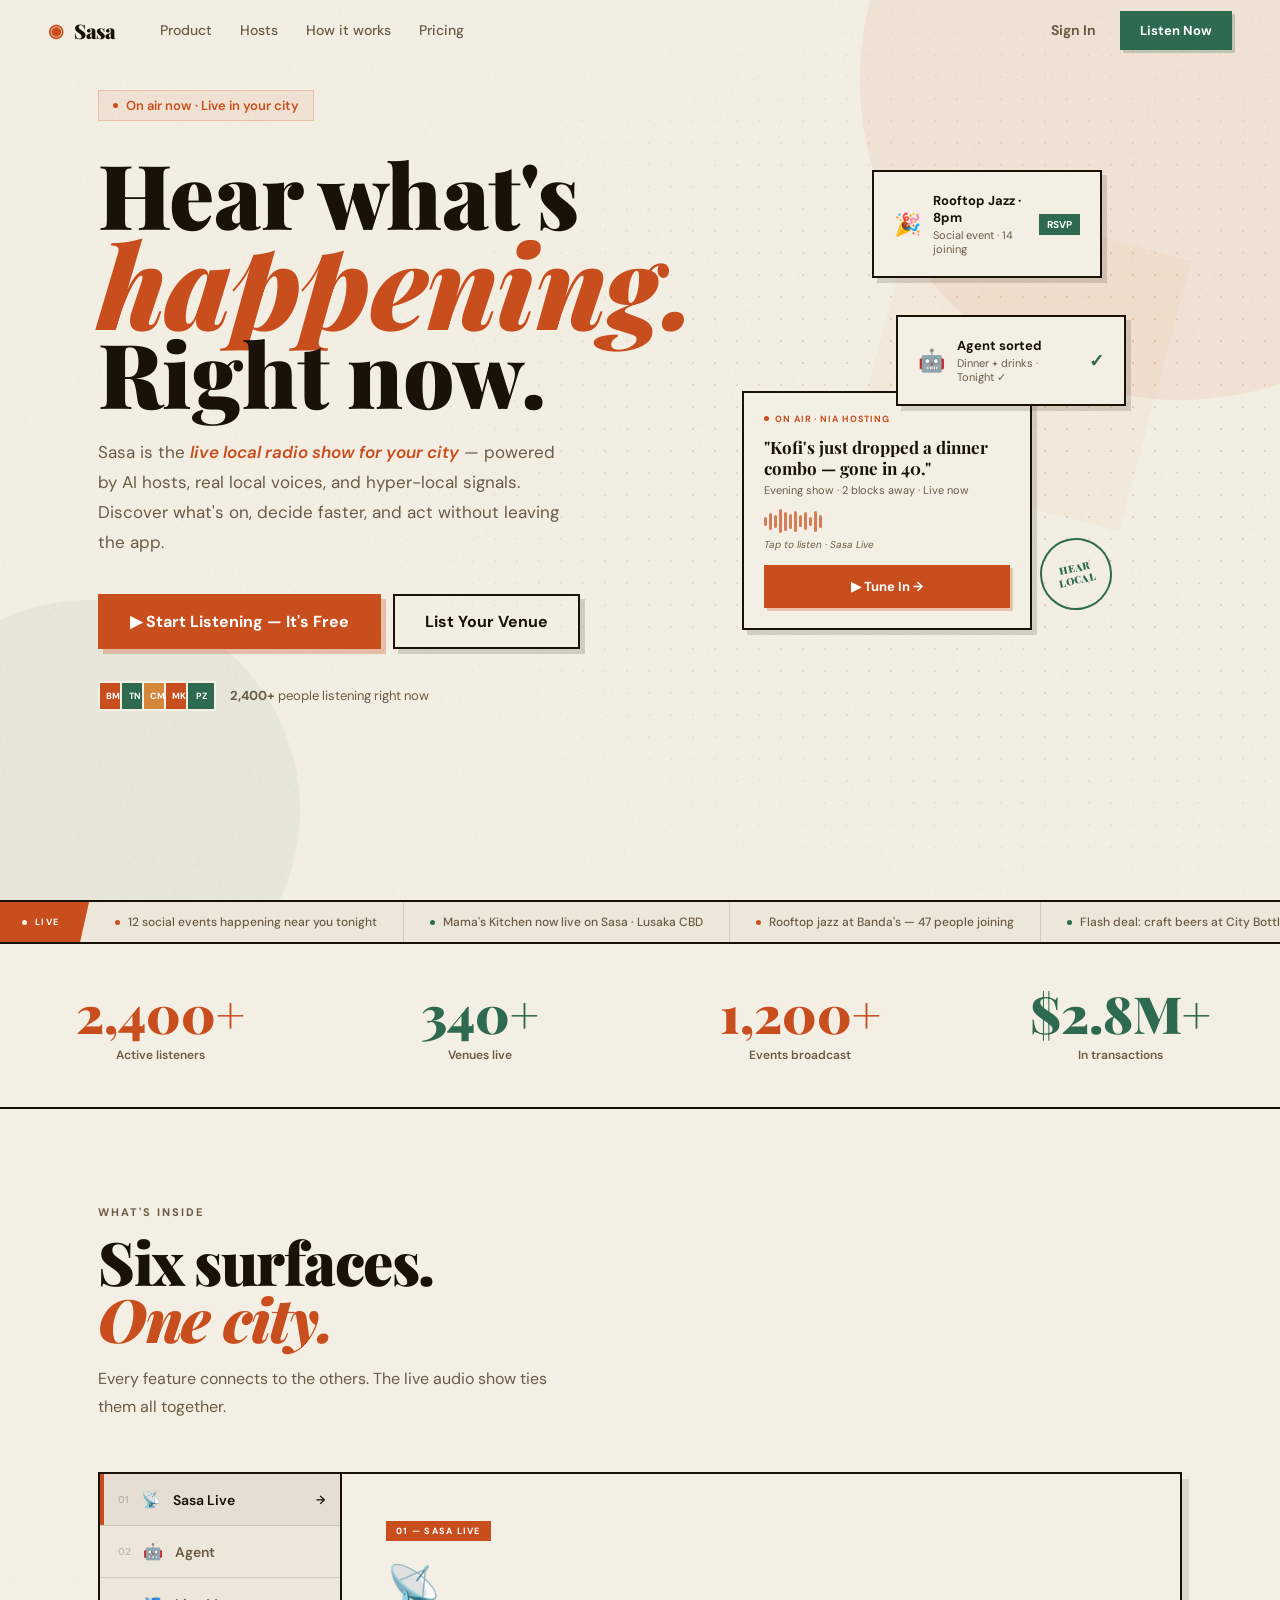
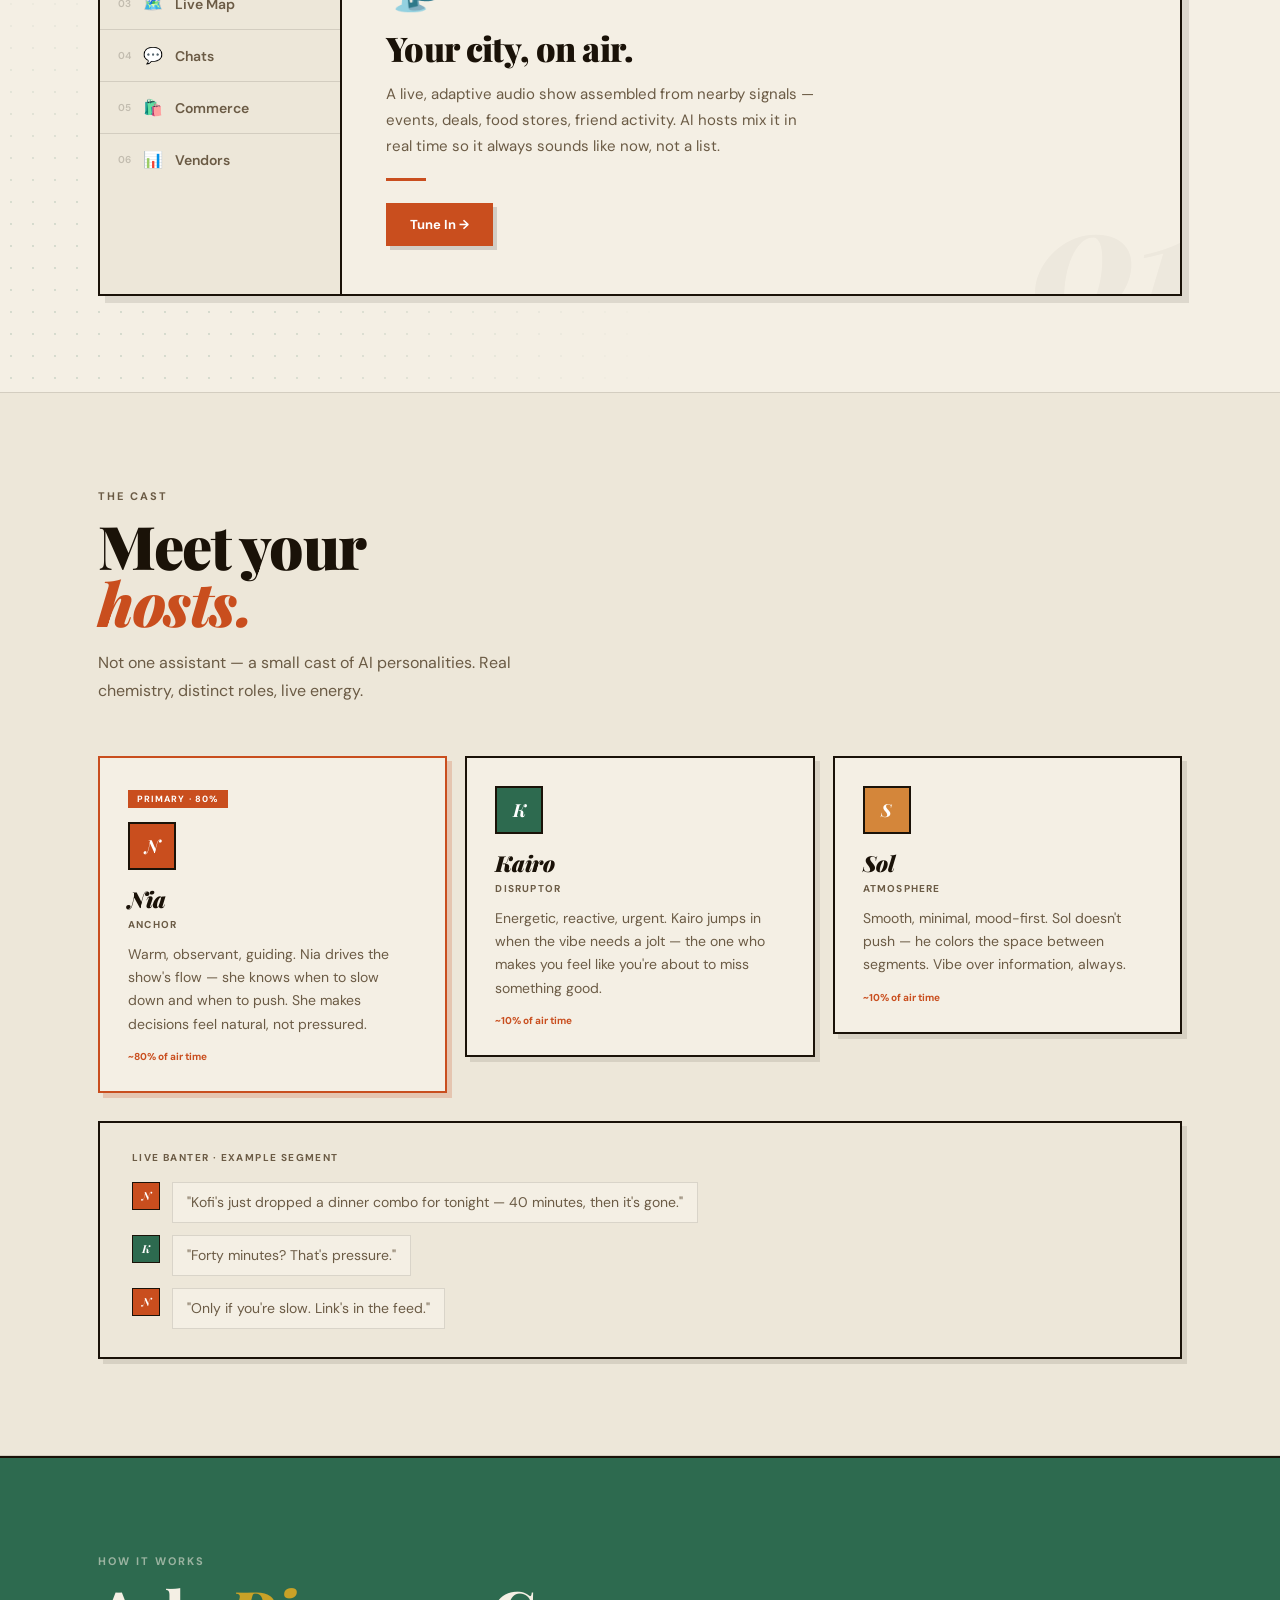
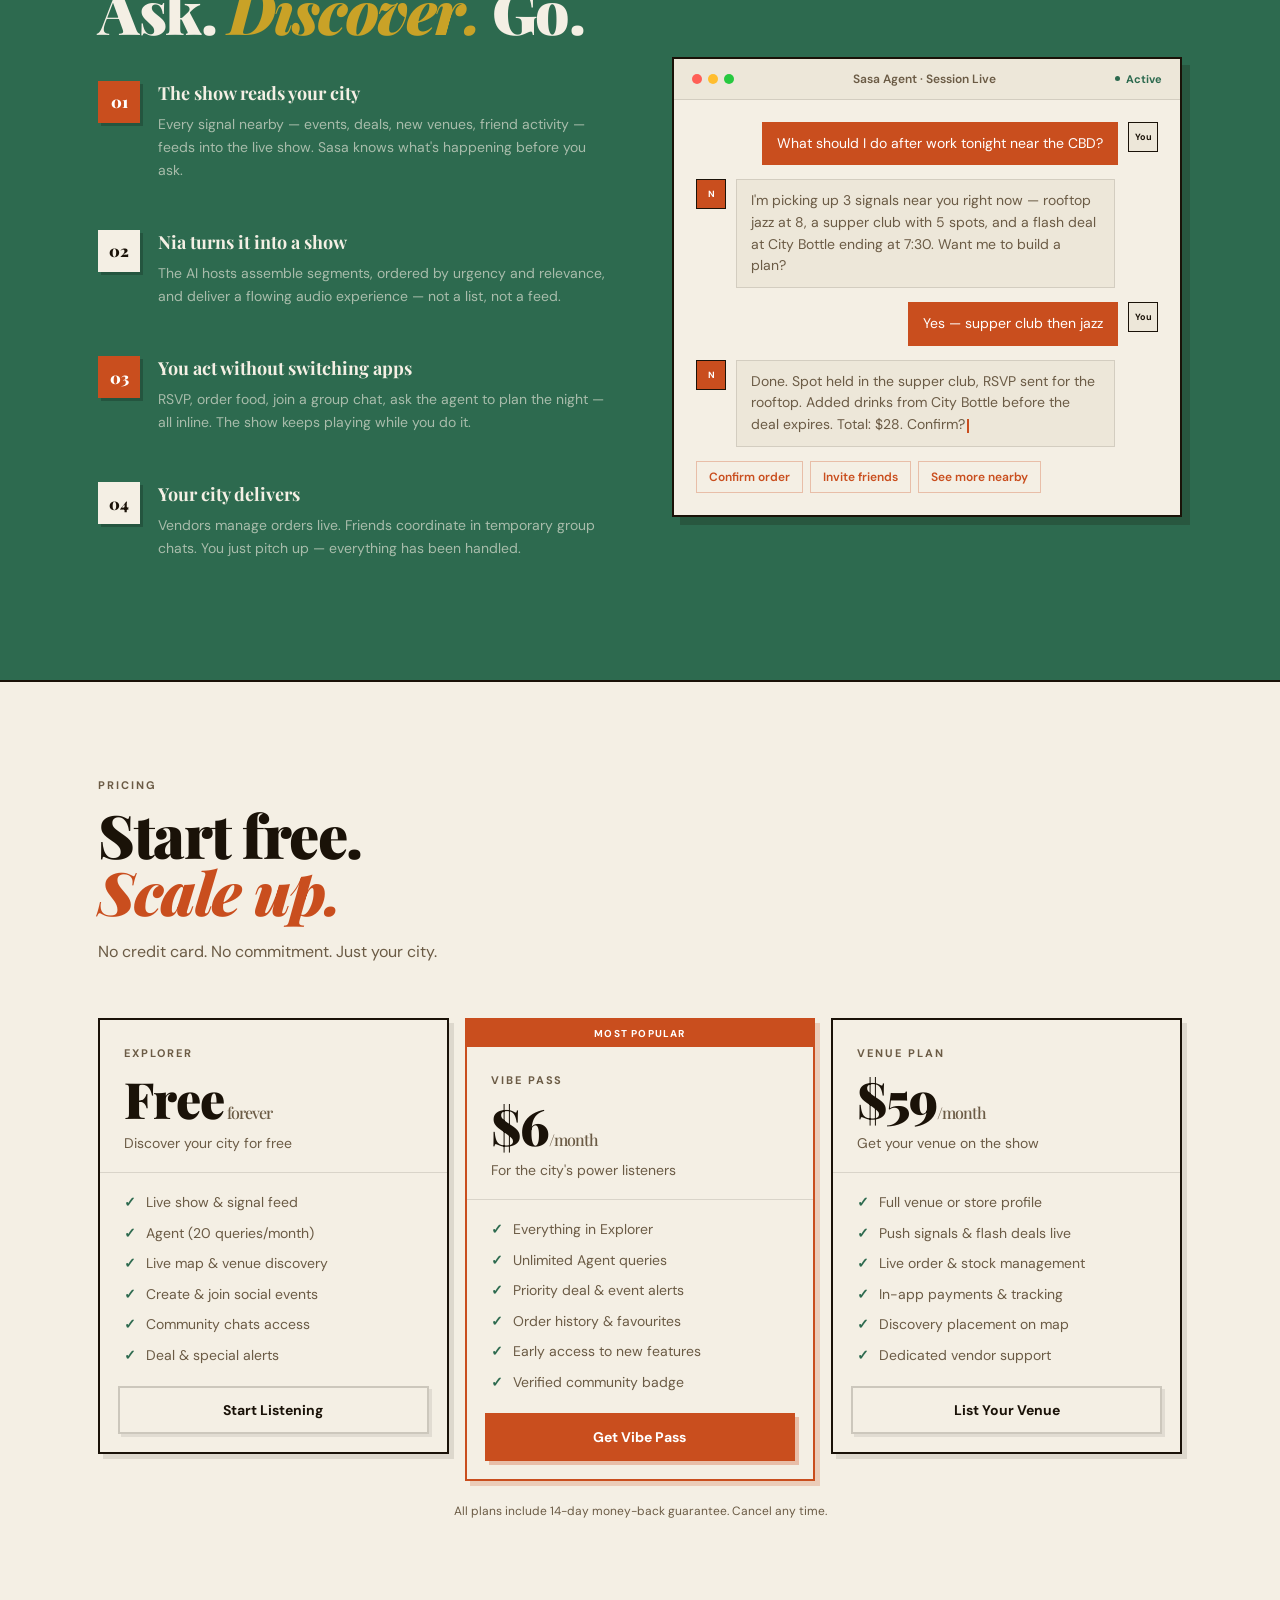
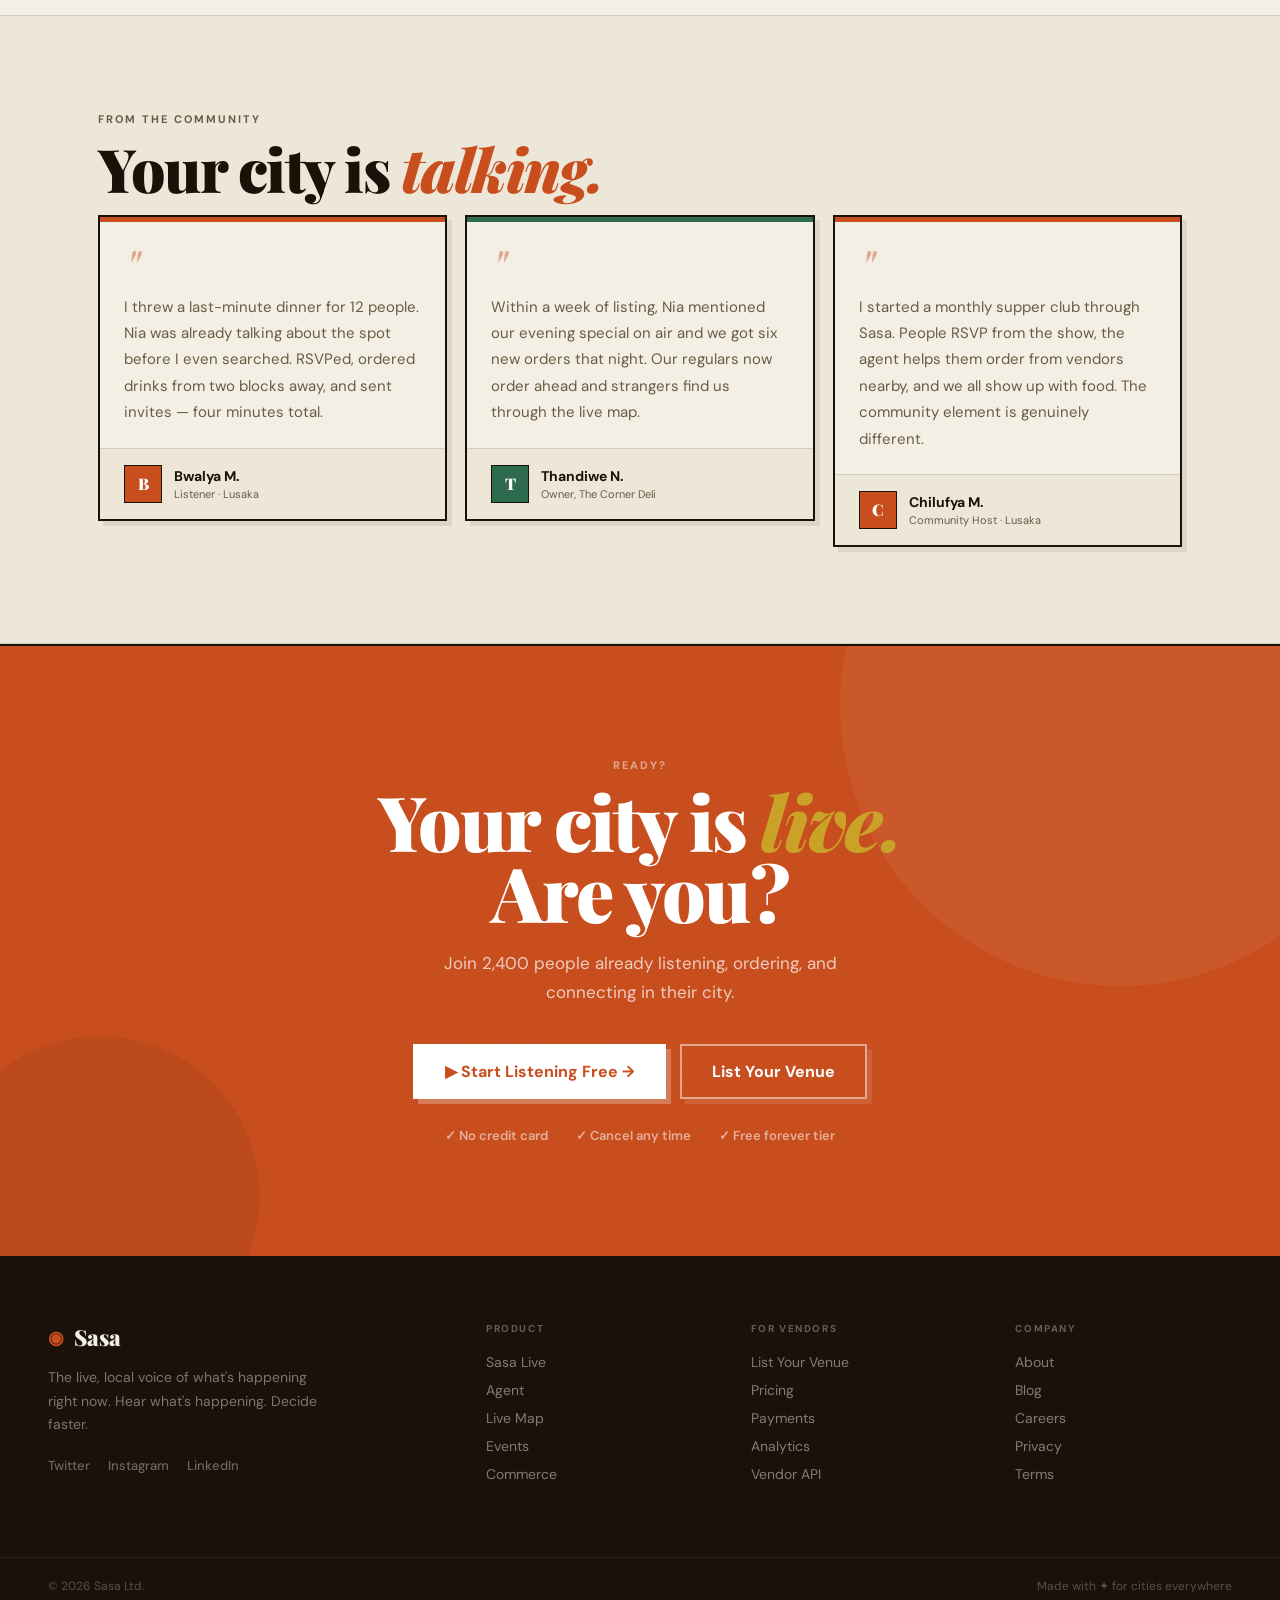
<file: sasa.html>
<!DOCTYPE html>
<html lang="en">
<head>
<meta charset="UTF-8" />
<meta name="viewport" content="width=device-width, initial-scale=1.0" />
<title>Sasa — Hear What's Happening</title>
<link rel="preconnect" href="https://fonts.googleapis.com" />
<link rel="preconnect" href="https://fonts.gstatic.com" crossorigin />
<link href="https://fonts.googleapis.com/css2?family=Playfair+Display:ital,wght@0,700;0,900;1,700;1,900&family=DM+Sans:ital,opsz,wght@0,9..40,300;0,9..40,400;0,9..40,500;0,9..40,600;0,9..40,700;1,9..40,400&display=swap" rel="stylesheet" />
<style>

*, *::before, *::after { box-sizing: border-box; margin: 0; padding: 0; }

:root {
  --cream:     #F4EFE4;
  --cream2:    #EDE7D9;
  --parch:     #E5DCC8;
  --ink:       #1A1208;
  --ink2:      #2C2010;
  --warm:      #6B5B45;
  --rust:      #C94E1E;
  --rust-dark: #A33A10;
  --forest:    #2D6A4F;
  --forest-dk: #1E4D38;
  --amber:     #D4863A;
  --mustard:   #C9A227;
  --border:    rgba(26,18,8,0.12);
  --border-md: rgba(26,18,8,0.18);
  --display:   'Playfair Display', serif;
  --body:      'DM Sans', sans-serif;
  --ease-out:  cubic-bezier(0.16, 1, 0.3, 1);
}

html { scroll-behavior: smooth; }
body {
  font-family: var(--body);
  background: var(--cream);
  color: var(--ink);
  overflow-x: hidden;
  -webkit-font-smoothing: antialiased;
}
a { text-decoration: none; color: inherit; }
button { font-family: var(--body); cursor: pointer; border: none; }

/* ── HALFTONE ── */
.hero-halftone, .section-halftone {
  position: absolute; inset: 0; pointer-events: none; overflow: hidden;
}
.hero-halftone::before {
  content: '';
  position: absolute; inset: 0;
  background-image: radial-gradient(circle, rgba(201,78,30,0.18) 1.5px, transparent 1.5px);
  background-size: 22px 22px;
  -webkit-mask-image: radial-gradient(ellipse 80% 80% at 80% 50%, black 20%, transparent 70%);
  mask-image: radial-gradient(ellipse 80% 80% at 80% 50%, black 20%, transparent 70%);
}
.section-halftone::before {
  content: '';
  position: absolute; inset: 0;
  background-image: radial-gradient(circle, rgba(45,106,79,0.15) 1.5px, transparent 1.5px);
  background-size: 22px 22px;
  -webkit-mask-image: radial-gradient(ellipse 60% 60% at 10% 90%, black 20%, transparent 70%);
  mask-image: radial-gradient(ellipse 60% 60% at 10% 90%, black 20%, transparent 70%);
}

/* ── NOISE ── */
.noise {
  position: absolute; inset: 0; pointer-events: none; z-index: 1;
  background-image: url("data:image/svg+xml,%3Csvg viewBox='0 0 256 256' xmlns='http://www.w3.org/2000/svg'%3E%3Cfilter id='n'%3E%3CfeTurbulence type='fractalNoise' baseFrequency='0.85' numOctaves='4' stitchTiles='stitch'/%3E%3C/filter%3E%3Crect width='100%25' height='100%25' filter='url(%23n)' opacity='0.065'/%3E%3C/svg%3E");
  mix-blend-mode: multiply; opacity: 0.55;
}

/* ── STAMP REVEAL ── */
.stamp-wrap {
  opacity: 0;
  transform: translateY(22px) scale(0.98);
  transition: opacity 0.55s var(--ease-out), transform 0.55s var(--ease-out);
  transition-delay: var(--sd, 0ms);
}
.stamp-wrap--on { opacity: 1; transform: none; }

/* ── DOT ── */
.dot {
  display: inline-block; width: 7px; height: 7px; border-radius: 50%;
  background: var(--rust); flex-shrink: 0; animation: risoP 1.6s ease infinite;
}
.dot--sm  { width: 5px; height: 5px; }
.dot--cream { background: var(--cream); }
@keyframes risoP { 0%,100%{opacity:1} 50%{opacity:0.28} }

/* ── CURSOR ── */
.cursor {
  display: inline-block; width: 2px; height: 14px; background: var(--rust);
  vertical-align: text-bottom; margin-left: 2px;
  animation: risoB 1s step-end infinite;
}
@keyframes risoB { 0%,100%{opacity:1} 50%{opacity:0} }

/* ── BUTTONS ── */
.btn {
  display: inline-flex; align-items: center; gap: 8px;
  font-family: var(--body); font-weight: 700; cursor: pointer;
  border: none; white-space: nowrap;
  transition: transform 0.12s var(--ease-out), box-shadow 0.12s var(--ease-out), background 0.15s;
}
.btn--pressed { transform: translate(3px,3px) !important; box-shadow: 1px 1px 0 !important; }

.btn--primary {
  background: var(--rust); color: #fff; padding: 11px 22px; font-size: 14px;
  border: 2px solid var(--rust); box-shadow: 4px 4px 0 rgba(201,78,30,0.3);
}
.btn--primary:hover { background: var(--rust-dark); box-shadow: 5px 5px 0 rgba(201,78,30,0.4); transform: translate(-1px,-1px); }

.btn--ghost { background: transparent; color: var(--warm); padding: 10px 16px; font-size: 14px; }
.btn--ghost:hover { color: var(--ink); }

.btn--nav-cta {
  background: var(--forest); color: #fff; padding: 9px 18px; font-size: 13px;
  border: 2px solid var(--forest); box-shadow: 3px 3px 0 rgba(45,106,79,0.25);
}
.btn--nav-cta:hover { background: var(--forest-dk); transform: translate(-1px,-1px); box-shadow: 4px 4px 0 rgba(45,106,79,0.35); }

.btn--hero {
  background: var(--rust); color: #fff; padding: 15px 30px; font-size: 16px;
  border: 2px solid var(--rust); box-shadow: 5px 5px 0 rgba(201,78,30,0.3);
}
.btn--hero:hover { background: var(--rust-dark); transform: translate(-2px,-2px); box-shadow: 7px 7px 0 rgba(201,78,30,0.4); }

.btn--hero-2 {
  background: transparent; color: var(--ink); padding: 15px 30px; font-size: 16px;
  border: 2px solid var(--ink); box-shadow: 5px 5px 0 rgba(26,18,8,0.15);
}
.btn--hero-2:hover { transform: translate(-2px,-2px); box-shadow: 7px 7px 0 rgba(26,18,8,0.22); background: rgba(26,18,8,0.03); }

.btn--card {
  width: 100%; justify-content: center; background: var(--rust); color: #fff;
  padding: 11px; font-size: 13px; border: 2px solid var(--rust);
  box-shadow: 3px 3px 0 rgba(201,78,30,0.28);
}
.btn--card:hover { transform: translate(-1px,-1px); box-shadow: 4px 4px 0 rgba(201,78,30,0.38); }

.btn--block { width: 100%; justify-content: center; padding: 13px; font-size: 14px; }
.btn--outline-tier {
  background: transparent; border: 2px solid var(--border-md); color: var(--ink);
  box-shadow: 3px 3px 0 rgba(0,0,0,0.08);
}
.btn--outline-tier:hover { border-color: rgba(26,18,8,0.3); transform: translate(-1px,-1px); box-shadow: 4px 4px 0 rgba(0,0,0,0.12); }

.btn--cta-white {
  background: #fff; color: var(--rust); padding: 15px 30px; font-size: 16px;
  border: 2px solid #fff; box-shadow: 5px 5px 0 rgba(255,255,255,0.25);
}
.btn--cta-white:hover { background: var(--cream); transform: translate(-2px,-2px); box-shadow: 7px 7px 0 rgba(255,255,255,0.35); }

.btn--cta-outline {
  background: transparent; color: #fff; padding: 15px 30px; font-size: 16px;
  border: 2px solid rgba(255,255,255,0.5); box-shadow: 5px 5px 0 rgba(255,255,255,0.1);
}
.btn--cta-outline:hover { border-color: #fff; background: rgba(255,255,255,0.08); transform: translate(-2px,-2px); }

/* ── NAV ── */
.s-nav {
  position: fixed; top: 0; left: 0; right: 0; z-index: 200;
  height: 60px; display: flex; align-items: center; padding: 0 48px;
  transition: all 0.3s;
}
.s-nav--up {
  background: rgba(244,239,228,0.97); backdrop-filter: blur(16px);
  border-bottom: 1px solid var(--border);
}
.s-logo {
  display: flex; align-items: center; gap: 10px;
  font-family: var(--display); font-size: 20px; font-weight: 900;
  color: var(--ink); letter-spacing: -0.01em; cursor: pointer;
}
.s-logo-mark { color: var(--rust); font-size: 18px; animation: risoP 2s infinite; }
.s-logo-text  { font-family: var(--display); }
.s-nav-links  { display: flex; gap: 28px; margin-left: 44px; }
.s-nav-link   { font-size: 14px; color: var(--warm); font-weight: 500; transition: color 0.15s; }
.s-nav-link:hover { color: var(--ink); }
.s-nav-actions { display: flex; align-items: center; gap: 8px; margin-left: auto; }

/* ── HERO ── */
.s-hero {
  min-height: 100vh; padding: 90px 0 0;
  position: relative; overflow: hidden; background: var(--cream);
}
.s-hero-shape { position: absolute; pointer-events: none; }
.s-hero-shape--1 { width: 640px; height: 640px; border-radius: 50%; background: rgba(201,78,30,0.07); top: -240px; right: -220px; }
.s-hero-shape--2 { width: 420px; height: 420px; border-radius: 50%; background: rgba(45,106,79,0.06); bottom: -120px; left: -120px; }
.s-hero-shape--3 { width: 280px; height: 280px; background: rgba(212,134,58,0.05); top: 220px; right: 120px; transform: rotate(15deg); }

.s-hero-inner {
  max-width: 1180px; margin: 0 auto; padding: 0 48px 80px;
  display: flex; align-items: center; gap: 64px; position: relative; z-index: 2;
}
.s-hero-content { flex: 1; max-width: 580px; }

.s-hero-stamp {
  display: inline-flex; align-items: center; gap: 8px;
  background: rgba(201,78,30,0.08); border: 1.5px solid rgba(201,78,30,0.22);
  color: var(--rust); padding: 6px 14px; font-size: 13px; font-weight: 600;
  margin-bottom: 32px;
  animation: fadeUp 0.6s 0.1s var(--ease-out) both;
}
.s-hero-h1 {
  font-family: var(--display); font-weight: 900; line-height: 0.9;
  letter-spacing: -0.025em; color: var(--ink); margin-bottom: 26px;
}
.s-h1-1 { display: block; font-size: clamp(52px,7vw,90px); animation: fadeUp 0.65s 0.15s var(--ease-out) both; }
.s-h1-2 { display: block; font-size: clamp(66px,9vw,116px); font-style: italic; color: var(--rust); line-height: 0.85; animation: fadeUp 0.65s 0.25s var(--ease-out) both; }
.s-h1-3 { display: block; font-size: clamp(52px,7vw,90px); animation: fadeUp 0.65s 0.35s var(--ease-out) both; }

.s-hero-sub {
  font-size: 17px; color: var(--warm); line-height: 1.76; max-width: 480px;
  margin-bottom: 36px; animation: fadeUp 0.65s 0.45s var(--ease-out) both;
}
.s-hero-sub em { color: var(--rust); font-style: italic; font-weight: 600; }
.s-hero-ctas { display: flex; gap: 12px; flex-wrap: wrap; margin-bottom: 32px; animation: fadeUp 0.65s 0.55s var(--ease-out) both; }
.s-hero-proof { display: flex; align-items: center; gap: 14px; animation: fadeUp 0.65s 0.65s var(--ease-out) both; }
.s-avs { display: flex; }
.s-av {
  width: 30px; height: 30px; border-radius: 2px; margin-left: -8px;
  display: flex; align-items: center; justify-content: center;
  font-size: 9px; font-weight: 700; color: #fff;
  border: 2px solid var(--cream); flex-shrink: 0;
}
.s-av:first-child { margin-left: 0; }
.s-proof-txt { font-size: 13px; color: var(--warm); }

/* ── HERO CARDS ── */
.s-hero-cards {
  position: relative; flex-shrink: 0; width: 360px; height: 460px;
  animation: fadeIn 0.9s 0.4s var(--ease-out) both;
}
.s-card {
  position: absolute; background: var(--cream); border: 2px solid var(--ink); padding: 20px;
  transition: transform 0.25s var(--ease-out), box-shadow 0.25s var(--ease-out);
  box-shadow: 5px 5px 0 rgba(26,18,8,0.14);
}
.s-card:hover { transform: translate(-3px,-3px); box-shadow: 8px 8px 0 rgba(26,18,8,0.18); }
.s-card--main { width: 290px; bottom: 0; left: 0; }
.s-card--sm { display: flex; align-items: center; gap: 12px; width: 230px; }
.s-card--tl { top: 0; right: 0; }
.s-card--br { top: 145px; right: -24px; }
.s-card-tag { display: flex; align-items: center; gap: 6px; font-size: 9px; font-weight: 700; color: var(--rust); letter-spacing: 0.1em; text-transform: uppercase; margin-bottom: 12px; }
.s-card-title { font-family: var(--display); font-size: 17px; font-weight: 700; color: var(--ink); margin-bottom: 4px; line-height: 1.25; }
.s-card-meta { font-size: 11px; color: var(--warm); margin-bottom: 12px; }
.s-wave { display: flex; align-items: center; gap: 2px; height: 24px; margin-bottom: 5px; }
.s-wave-bar {
  width: 3px; background: var(--rust); border-radius: 2px; opacity: 0.7;
  animation: waveBar var(--d,0.8s) ease-in-out infinite alternate;
}
.s-wave-bar:nth-child(1){--d:.6s;height:40%} .s-wave-bar:nth-child(2){--d:.8s;height:70%}
.s-wave-bar:nth-child(3){--d:.5s;height:55%} .s-wave-bar:nth-child(4){--d:.9s;height:100%}
.s-wave-bar:nth-child(5){--d:.65s;height:80%} .s-wave-bar:nth-child(6){--d:.75s;height:60%}
.s-wave-bar:nth-child(7){--d:.55s;height:90%} .s-wave-bar:nth-child(8){--d:.85s;height:50%}
.s-wave-bar:nth-child(9){--d:.7s;height:75%} .s-wave-bar:nth-child(10){--d:.6s;height:40%}
.s-wave-bar:nth-child(11){--d:.95s;height:85%} .s-wave-bar:nth-child(12){--d:.58s;height:55%}
@keyframes waveBar { from{transform:scaleY(0.25)} to{transform:scaleY(1)} }
.s-card-caption { font-size: 10px; color: var(--warm); margin-bottom: 14px; font-style: italic; }
.s-card-ico { font-size: 22px; flex-shrink: 0; }
.s-card-sm-t { font-size: 13px; font-weight: 700; color: var(--ink); margin-bottom: 2px; }
.s-card-sm-m { font-size: 11px; color: var(--warm); }
.s-badge { margin-left: auto; padding: 4px 8px; color: #fff; font-size: 10px; font-weight: 700; flex-shrink: 0; }
.s-check { margin-left: auto; color: var(--forest); font-size: 18px; font-weight: 700; flex-shrink: 0; }
.s-hero-deco {
  position: absolute; bottom: 20px; right: -10px;
  width: 72px; height: 72px; border-radius: 50%;
  border: 2.5px solid var(--forest); color: var(--forest);
  display: flex; align-items: center; justify-content: center; text-align: center;
  font-family: var(--display); font-size: 10px; font-weight: 900; line-height: 1.2; letter-spacing: 0.05em;
  transform: rotate(-12deg);
  animation: stampSpin 12s linear infinite;
}
@keyframes stampSpin { from{transform:rotate(-12deg)} to{transform:rotate(348deg)} }

/* ── TICKER ── */
.s-ticker {
  display: flex; align-items: stretch; overflow: hidden;
  border-top: 2px solid var(--ink); border-bottom: 2px solid var(--ink);
  background: var(--cream2);
}
.s-ticker-label {
  display: flex; align-items: center; gap: 8px;
  padding: 11px 22px; padding-right: 30px;
  background: var(--rust); color: #fff;
  font-size: 9px; font-weight: 700; letter-spacing: 0.14em; text-transform: uppercase;
  flex-shrink: 0; clip-path: polygon(0 0,100% 0,90% 100%,0 100%);
}
.s-ticker-wrap { overflow: hidden; flex: 1; }
.s-ticker-track { display: flex; animation: ticker 32s linear infinite; width: max-content; }
.s-ticker-track:hover { animation-play-state: paused; }
.s-ticker-item {
  display: flex; align-items: center; padding: 12px 26px;
  border-right: 1px solid var(--border); font-size: 12px; color: var(--warm);
  white-space: nowrap; font-weight: 500; gap: 8px;
}
.s-ticker-dot { width: 5px; height: 5px; border-radius: 50%; flex-shrink: 0; }

/* ── STATS ── */
.s-stats {
  display: grid; grid-template-columns: repeat(4,1fr);
  border-bottom: 2px solid var(--ink);
}
.s-stat {
  padding: 44px 24px; text-align: center;
  border-right: 2px solid var(--ink); transition: background 0.2s;
}
.s-stat:last-child { border-right: none; }
.s-stat:hover { background: var(--cream2); }
.s-stat-num { font-family: var(--display); font-size: clamp(32px,4vw,54px); font-weight: 900; line-height: 1; margin-bottom: 8px; }
.s-stat-label { font-size: 12px; color: var(--warm); font-weight: 600; }

/* ── SECTION BASE ── */
.s-section { padding: 96px 0; background: var(--cream); position: relative; overflow: hidden; }
.s-section--cream2 { background: var(--cream2); border-top: 1px solid var(--border); border-bottom: 1px solid var(--border); }
.s-section--forest { background: var(--forest); border-top: 2px solid var(--ink); border-bottom: 2px solid var(--ink); }
.s-inner { max-width: 1180px; margin: 0 auto; padding: 0 48px; position: relative; z-index: 2; }

.s-eyebrow { font-size: 11px; font-weight: 700; letter-spacing: 0.18em; text-transform: uppercase; color: var(--warm); margin-bottom: 14px; }
.s-eyebrow--light { color: rgba(244,239,228,0.55); }
.s-eyebrow--faint { color: rgba(255,255,255,0.5); }
.s-section-title { font-family: var(--display); font-size: clamp(34px,5vw,60px); font-weight: 900; line-height: 0.95; letter-spacing: -0.025em; color: var(--ink); margin-bottom: 18px; }
.s-section-title--light { color: var(--cream); }
.s-em { font-style: italic; color: var(--rust); }
.s-em--yellow { color: var(--mustard); }
.s-section-sub { font-size: 16px; color: var(--warm); line-height: 1.72; max-width: 480px; margin-bottom: 52px; }

/* ── SURFACES / FEATURES ── */
.s-feat-grid {
  display: grid; grid-template-columns: 240px 1fr;
  border: 2px solid var(--ink); box-shadow: 7px 7px 0 rgba(26,18,8,0.1); overflow: hidden;
}
.s-feat-nav { display: flex; flex-direction: column; background: var(--cream2); }
.s-feat-btn {
  display: flex; align-items: center; gap: 12px; padding: 15px 18px;
  border: none; background: transparent; cursor: pointer;
  border-bottom: 1px solid var(--border); color: var(--warm);
  font-family: var(--body); font-size: 14px; font-weight: 600;
  text-align: left; transition: all 0.18s; position: relative;
}
.s-feat-btn:last-child { border-bottom: none; }
.s-feat-btn::before {
  content:''; position: absolute; left: 0; top: 0; bottom: 0; width: 4px;
  background: var(--fc, var(--rust)); transform: scaleY(0); transition: transform 0.2s var(--ease-out);
}
.s-feat-btn:hover,
.s-feat-btn--on { color: var(--ink); background: rgba(26,18,8,0.04); }
.s-feat-btn--on::before { transform: scaleY(1); }
.s-feat-num { font-size: 10px; color: rgba(26,18,8,0.2); flex-shrink: 0; }
.s-feat-ico { font-size: 16px; flex-shrink: 0; }
.s-feat-lbl { flex: 1; }
.s-feat-arr { margin-left: auto; opacity: 0; transition: all 0.18s; font-size: 12px; }
.s-feat-btn:hover .s-feat-arr,
.s-feat-btn--on .s-feat-arr { opacity: 1; transform: translateX(3px); }
.s-feat-panel {
  background: var(--cream); position: relative; min-height: 420px;
  border-left: 2px solid var(--ink);
}
.s-feat-detail {
  position: absolute; inset: 0; padding: 44px;
  opacity: 0; transform: translateY(10px);
  transition: opacity 0.28s, transform 0.28s var(--ease-out);
  pointer-events: none;
}
.s-feat-detail--on { opacity: 1; transform: none; pointer-events: auto; }
.s-feat-d-chip {
  display: inline-block; padding: 4px 10px; color: #fff;
  font-size: 9px; font-weight: 700; letter-spacing: 0.14em; text-transform: uppercase; margin-bottom: 18px;
}
.s-feat-d-icon  { font-size: 44px; margin-bottom: 14px; }
.s-feat-d-title { font-family: var(--display); font-size: 34px; font-weight: 900; letter-spacing: -0.02em; color: var(--ink); margin-bottom: 14px; line-height: 1.05; }
.s-feat-d-desc  { font-size: 15px; color: var(--warm); line-height: 1.75; max-width: 440px; margin-bottom: 18px; }
.s-feat-d-divider { width: 40px; height: 3px; background: var(--fc, var(--rust)); margin-bottom: 22px; }
.s-feat-d-bg {
  position: absolute; right: -20px; bottom: -40px;
  font-family: var(--display); font-size: 160px; font-weight: 900; font-style: italic;
  color: var(--ink); opacity: 0.028; pointer-events: none; line-height: 1; user-select: none;
}
.btn--feat {
  background: var(--fc, var(--rust)); color: #fff; padding: 11px 22px; font-size: 13px;
  border: 2px solid var(--fc, var(--rust)); box-shadow: 4px 4px 0 rgba(0,0,0,0.14);
  display: inline-flex; align-items: center; gap: 8px; font-family: var(--body); font-weight: 700; cursor: pointer;
  transition: transform 0.12s var(--ease-out), box-shadow 0.12s var(--ease-out), filter 0.15s;
}
.btn--feat:hover { filter: brightness(0.92); transform: translate(-1px,-1px); box-shadow: 5px 5px 0 rgba(0,0,0,0.2); }

/* ── HOSTS (How It Works) ── */
.s-how-grid { display: grid; grid-template-columns: 1fr 1fr; gap: 64px; align-items: start; }
.s-steps { display: flex; flex-direction: column; }
.s-step { display: flex; gap: 18px; padding: 24px 0; border-bottom: 1px solid rgba(244,239,228,0.12); }
.s-step:last-child { border-bottom: none; }
.s-step-num {
  width: 42px; height: 42px; flex-shrink: 0;
  display: flex; align-items: center; justify-content: center;
  font-family: var(--display); font-size: 16px; font-weight: 900;
  transition: all 0.2s var(--ease-out); box-shadow: 3px 3px 0 rgba(0,0,0,0.2);
}
.s-step:hover .s-step-num { transform: translate(-2px,-2px); box-shadow: 5px 5px 0 rgba(0,0,0,0.28); }
.s-step-title { font-family: var(--display); font-size: 18px; font-weight: 700; color: var(--cream); margin-bottom: 8px; }
.s-step-desc { font-size: 14px; color: rgba(244,239,228,0.62); line-height: 1.65; }

/* ── DEMO ── */
.s-demo-wrap { position: sticky; top: 80px; }
.s-demo {
  background: var(--cream); border: 2px solid var(--ink);
  box-shadow: 8px 8px 0 rgba(26,18,8,0.22); overflow: hidden;
}
.s-demo-header {
  padding: 12px 18px; background: var(--cream2);
  border-bottom: 1px solid var(--border); display: flex; align-items: center; gap: 12px;
}
.s-demo-dots { display: flex; gap: 6px; }
.s-demo-dots span { width: 10px; height: 10px; border-radius: 50%; }
.s-demo-dots span:nth-child(1){background:#ff5f56}
.s-demo-dots span:nth-child(2){background:#ffbd2e}
.s-demo-dots span:nth-child(3){background:#27c93f}
.s-demo-title  { font-size: 12px; color: var(--warm); flex: 1; text-align: center; font-weight: 600; }
.s-demo-status { display: flex; align-items: center; gap: 6px; font-size: 11px; color: var(--forest); font-weight: 700; }
.s-demo-body   { padding: 22px; display: flex; flex-direction: column; gap: 14px; min-height: 320px; }
.s-msg { display: flex; gap: 10px; align-items: flex-start; }
.s-msg--user   { flex-direction: row-reverse; }
.s-msg-av {
  width: 30px; height: 30px; flex-shrink: 0;
  display: flex; align-items: center; justify-content: center;
  font-size: 9px; font-weight: 700; border: 1.5px solid var(--ink);
}
.s-msg-av--host { background: var(--rust); color: #fff; }
.s-msg-av--user { background: var(--cream2); color: var(--ink); }
.s-msg-bubble {
  max-width: 82%; padding: 10px 14px; font-size: 14px; line-height: 1.55;
  border: 1.5px solid var(--border);
}
.s-msg--agent .s-msg-bubble { background: var(--cream2); color: var(--warm); }
.s-msg--user  .s-msg-bubble { background: var(--rust); color: #fff; border-color: var(--rust); }
.s-demo-actions { display: flex; flex-wrap: wrap; gap: 7px; }
.s-demo-action {
  padding: 7px 12px; border: 1.5px solid rgba(201,78,30,0.3); background: transparent;
  color: var(--rust); font-family: var(--body); font-size: 12px; font-weight: 600;
  cursor: pointer; transition: all 0.15s;
}
.s-demo-action:hover { background: rgba(201,78,30,0.06); border-color: var(--rust); }

/* ── HOST CARDS ── */
.s-hosts { display: grid; grid-template-columns: repeat(3,1fr); gap: 18px; margin-bottom: 28px; }
.s-host {
  border: 2px solid var(--ink); background: var(--cream);
  box-shadow: 5px 5px 0 rgba(26,18,8,0.1);
  transition: transform 0.2s var(--ease-out), box-shadow 0.2s var(--ease-out);
  overflow: hidden; padding: 28px;
}
.s-host:hover { transform: translate(-3px,-3px); box-shadow: 8px 8px 0 rgba(26,18,8,0.15); }
.s-host--primary { border-color: var(--rust); box-shadow: 5px 5px 0 rgba(201,78,30,0.22); }
.s-host-badge { background: var(--rust); color: #fff; display: inline-block; padding: 3px 9px; font-size: 9px; font-weight: 700; letter-spacing: 0.12em; text-transform: uppercase; margin-bottom: 14px; }
.s-host-av {
  width: 48px; height: 48px; border: 2px solid var(--ink);
  display: flex; align-items: center; justify-content: center;
  font-family: var(--display); font-size: 18px; font-style: italic;
  font-weight: 700; color: #fff; margin-bottom: 14px;
}
.s-host-name { font-family: var(--display); font-size: 22px; font-weight: 900; font-style: italic; color: var(--ink); margin-bottom: 4px; }
.s-host-role { font-size: 10px; font-weight: 700; letter-spacing: 0.12em; text-transform: uppercase; color: var(--warm); margin-bottom: 12px; }
.s-host-desc { font-size: 14px; color: var(--warm); line-height: 1.65; }
.s-host-pct  { font-size: 10px; font-weight: 700; color: var(--rust); margin-top: 14px; }

/* Banter box */
.s-banter {
  border: 2px solid var(--ink); background: var(--cream2);
  box-shadow: 5px 5px 0 rgba(26,18,8,0.1); padding: 28px 32px;
}
.s-banter-label { font-size: 10px; font-weight: 700; letter-spacing: 0.14em; text-transform: uppercase; color: var(--warm); margin-bottom: 18px; }
.s-banter-lines { display: flex; flex-direction: column; gap: 12px; }
.s-banter-line  { display: flex; gap: 12px; align-items: flex-start; }
.s-banter-av {
  width: 28px; height: 28px; flex-shrink: 0;
  display: flex; align-items: center; justify-content: center;
  font-family: var(--display); font-size: 11px; font-style: italic;
  font-weight: 700; color: #fff; border: 1.5px solid var(--ink);
}
.s-banter-bubble {
  padding: 9px 14px; border: 1.5px solid var(--border);
  font-size: 14px; line-height: 1.5; color: var(--warm);
  background: var(--cream); max-width: 80%;
}

/* ── TIERS ── */
.s-tiers { display: grid; grid-template-columns: repeat(3,1fr); gap: 16px; margin-bottom: 22px; }
.s-tier {
  border: 2px solid var(--ink); background: var(--cream); overflow: hidden;
  display: flex; flex-direction: column;
  box-shadow: 5px 5px 0 rgba(26,18,8,0.1);
  transition: transform 0.2s var(--ease-out), box-shadow 0.2s var(--ease-out);
}
.s-tier:hover { transform: translate(-3px,-3px); box-shadow: 8px 8px 0 rgba(26,18,8,0.15); }
.s-tier--hot  { border-color: var(--rust); box-shadow: 5px 5px 0 rgba(201,78,30,0.22); }
.s-tier-badge { background: var(--rust); color: #fff; text-align: center; font-size: 10px; font-weight: 700; letter-spacing: 0.12em; padding: 7px; text-transform: uppercase; }
.s-tier-top   { padding: 26px 24px 20px; }
.s-tier-name  { font-size: 11px; font-weight: 700; letter-spacing: 0.18em; text-transform: uppercase; color: var(--warm); margin-bottom: 14px; }
.s-tier-price { font-family: var(--display); font-size: 50px; font-weight: 900; color: var(--ink); line-height: 1; margin-bottom: 6px; letter-spacing: -0.02em; }
.s-tier-period { font-size: 16px; font-weight: 500; color: var(--warm); }
.s-tier-tagline { font-size: 14px; color: var(--warm); margin-top: 10px; }
.s-tier-div   { height: 1px; background: var(--border); }
.s-tier-features { padding: 20px 24px; display: flex; flex-direction: column; gap: 11px; flex: 1; }
.s-tier-feat  { display: flex; gap: 10px; font-size: 14px; color: var(--warm); line-height: 1.4; }
.s-tier-check { color: var(--forest); flex-shrink: 0; font-weight: 700; }
.s-tier .btn--block { margin: 0 18px 18px; width: calc(100% - 36px); }
.s-pricing-note { text-align: center; font-size: 12px; color: var(--warm); }

/* ── TESTIMONIALS ── */
.s-testimonials { display: grid; grid-template-columns: repeat(3,1fr); gap: 18px; }
.s-testi {
  border: 2px solid var(--ink); background: var(--cream);
  box-shadow: 5px 5px 0 rgba(26,18,8,0.08);
  transition: transform 0.2s var(--ease-out), box-shadow 0.2s var(--ease-out);
  overflow: hidden;
}
.s-testi:hover { transform: translate(-3px,-3px); box-shadow: 8px 8px 0 rgba(26,18,8,0.12); }
.s-testi-accent { height: 5px; }
.s-testi-mark   { font-family: var(--display); font-size: 52px; font-style: italic; color: var(--rust); opacity: 0.45; line-height: 1; padding: 20px 24px 0; }
.s-testi-text   { font-size: 15px; color: var(--warm); line-height: 1.76; margin-bottom: 22px; padding: 0 24px; }
.s-testi-author { display: flex; align-items: center; gap: 12px; padding: 16px 24px; border-top: 1px solid var(--border); background: var(--cream2); }
.s-testi-av     { width: 38px; height: 38px; flex-shrink: 0; display: flex; align-items: center; justify-content: center; font-family: var(--display); font-size: 16px; font-weight: 900; color: #fff; border: 1.5px solid var(--ink); }
.s-testi-name   { font-size: 14px; font-weight: 700; color: var(--ink); margin-bottom: 2px; }
.s-testi-role   { font-size: 11px; color: var(--warm); }

/* ── CTA ── */
.s-cta {
  padding: 112px 48px; text-align: center;
  position: relative; overflow: hidden;
  background: var(--rust); border-top: 2px solid var(--ink);
}
.s-cta-shape-1 { position: absolute; width: 560px; height: 560px; border-radius: 50%; background: rgba(255,255,255,0.055); top: -220px; right: -120px; pointer-events: none; }
.s-cta-shape-2 { position: absolute; width: 320px; height: 320px; border-radius: 50%; background: rgba(0,0,0,0.055); bottom: -100px; left: -60px; pointer-events: none; }
.s-cta-inner   { position: relative; z-index: 2; }
.s-cta-title   { font-family: var(--display); font-size: clamp(40px,6.5vw,76px); font-weight: 900; letter-spacing: -0.025em; line-height: 0.93; color: #fff; margin-bottom: 22px; }
.s-cta-sub     { font-size: 17px; color: rgba(255,255,255,0.72); max-width: 400px; margin: 0 auto 36px; line-height: 1.72; }
.s-cta-btns    { display: flex; align-items: center; justify-content: center; gap: 14px; flex-wrap: wrap; margin-bottom: 28px; }
.s-cta-trust   { display: flex; align-items: center; justify-content: center; gap: 28px; font-size: 13px; color: rgba(255,255,255,0.55); font-weight: 600; }

/* ── FOOTER ── */
.s-footer     { border-top: 2px solid var(--ink); background: var(--ink); }
.s-footer-top { display: grid; grid-template-columns: 1.8fr 1fr 1fr 1fr; gap: 48px; padding: 64px 48px; }
.s-footer-logo { font-family: var(--display); font-size: 22px; font-weight: 900; color: var(--cream); display: flex; align-items: center; gap: 10px; margin-bottom: 14px; }
.s-footer-desc { font-size: 14px; color: rgba(244,239,228,0.45); line-height: 1.7; max-width: 280px; margin-bottom: 20px; }
.s-footer-socials { display: flex; gap: 18px; }
.s-footer-soc   { font-size: 13px; color: rgba(244,239,228,0.38); transition: color 0.15s; font-weight: 500; }
.s-footer-soc:hover { color: var(--cream); }
.s-footer-col-title { font-size: 10px; font-weight: 700; letter-spacing: 0.16em; text-transform: uppercase; color: rgba(244,239,228,0.35); margin-bottom: 18px; }
.s-footer-link { display: block; font-size: 14px; color: rgba(244,239,228,0.48); margin-bottom: 10px; transition: color 0.15s; }
.s-footer-link:hover { color: var(--cream); }
.s-footer-bottom { padding: 20px 48px; border-top: 1px solid rgba(244,239,228,0.07); display: flex; align-items: center; justify-content: space-between; font-size: 12px; color: rgba(244,239,228,0.28); }

/* ── ANIMATIONS ── */
@keyframes fadeUp  { from{opacity:0;transform:translateY(22px)} to{opacity:1;transform:none} }
@keyframes fadeIn  { from{opacity:0} to{opacity:1} }
@keyframes ticker  { from{transform:translateX(0)} to{transform:translateX(-50%)} }

/* ── RESPONSIVE ── */
@media(max-width:1100px) {
  .s-hero-inner       { flex-direction: column; padding: 0 24px 60px; }
  .s-hero-cards       { display: none; }
  .s-tiers            { grid-template-columns: 1fr; max-width: 420px; margin: 0 auto 22px; }
  .s-testimonials     { grid-template-columns: 1fr; }
  .s-how-grid         { grid-template-columns: 1fr; }
  .s-demo-wrap        { position: static; }
  .s-stats            { grid-template-columns: repeat(2,1fr); }
  .s-hosts            { grid-template-columns: 1fr; }
  .s-feat-grid        { grid-template-columns: 1fr; }
  .s-feat-nav         { flex-direction: row; overflow-x: auto; }
  .s-feat-btn         { flex-direction: column; gap: 4px; min-width: 76px; padding: 12px; text-align: center; }
  .s-feat-arr, .s-feat-num { display: none; }
  .s-feat-detail      { position: relative; opacity: 0; height: 0; overflow: hidden; padding: 0; }
  .s-feat-detail--on  { opacity: 1; height: auto; padding: 30px; }
  .s-footer-top       { grid-template-columns: 1fr 1fr; gap: 28px; }
}
@media(max-width:768px) {
  .s-nav              { padding: 0 20px; }
  .s-nav-links        { display: none; }
  .s-inner            { padding: 0 20px; }
  .s-section          { padding: 64px 0; }
  .s-cta              { padding: 72px 20px; }
  .s-footer-top       { grid-template-columns: 1fr; padding: 36px 20px; }
  .s-footer-bottom    { padding: 16px 20px; flex-direction: column; gap: 8px; text-align: center; }
}

</style>
</head>
<body>

<!-- ── NAV ── -->
<nav class="s-nav" id="nav">
  <div class="s-logo">
    <span class="s-logo-mark">◉</span>
    <span class="s-logo-text">Sasa</span>
  </div>
  <div class="s-nav-links">
    <a href="#surfaces" class="s-nav-link">Product</a>
    <a href="#hosts"    class="s-nav-link">Hosts</a>
    <a href="#how"      class="s-nav-link">How it works</a>
    <a href="#pricing"  class="s-nav-link">Pricing</a>
  </div>
  <div class="s-nav-actions">
    <button class="btn btn--ghost">Sign In</button>
    <button class="btn btn--nav-cta">Listen Now</button>
  </div>
</nav>

<!-- ── HERO ── -->
<section class="s-hero">
  <div class="hero-halftone"></div>
  <div class="s-hero-shape s-hero-shape--1"></div>
  <div class="s-hero-shape s-hero-shape--2"></div>
  <div class="s-hero-shape s-hero-shape--3"></div>
  <div class="noise"></div>

  <div class="s-hero-inner">
    <div class="s-hero-content">
      <div class="s-hero-stamp">
        <span class="dot dot--sm"></span>
        On air now · Live in your city
      </div>

      <h1 class="s-hero-h1">
        <span class="s-h1-1">Hear what's</span>
        <span class="s-h1-2">happening.</span>
        <span class="s-h1-3">Right now.</span>
      </h1>

      <p class="s-hero-sub">
        Sasa is the <em>live local radio show for your city</em> — powered by AI hosts, real local voices,
        and hyper-local signals. Discover what's on, decide faster, and act without leaving the app.
      </p>

      <div class="s-hero-ctas">
        <button class="btn btn--hero">▶ Start Listening — It's Free</button>
        <button class="btn btn--hero-2">List Your Venue</button>
      </div>

      <div class="s-hero-proof">
        <div class="s-avs">
          <div class="s-av" style="background:#C94E1E;">BM</div>
          <div class="s-av" style="background:#2D6A4F;">TN</div>
          <div class="s-av" style="background:#D4863A;">CM</div>
          <div class="s-av" style="background:#C94E1E;">MK</div>
          <div class="s-av" style="background:#2D6A4F;">PZ</div>
        </div>
        <span class="s-proof-txt"><strong>2,400+</strong> people listening right now</span>
      </div>
    </div>

    <!-- Hero card cluster -->
    <div class="s-hero-cards">
      <!-- Main card: radio player -->
      <div class="s-card s-card--main">
        <div class="s-card-tag"><span class="dot dot--sm"></span>ON AIR · NIA HOSTING</div>
        <div class="s-card-title">"Kofi's just dropped a dinner combo — gone in 40."</div>
        <div class="s-card-meta">Evening show · 2 blocks away · Live now</div>
        <div class="s-wave">
          <div class="s-wave-bar"></div><div class="s-wave-bar"></div>
          <div class="s-wave-bar"></div><div class="s-wave-bar"></div>
          <div class="s-wave-bar"></div><div class="s-wave-bar"></div>
          <div class="s-wave-bar"></div><div class="s-wave-bar"></div>
          <div class="s-wave-bar"></div><div class="s-wave-bar"></div>
          <div class="s-wave-bar"></div><div class="s-wave-bar"></div>
        </div>
        <div class="s-card-caption">Tap to listen · Sasa Live</div>
        <button class="btn btn--card">▶ Tune In →</button>
      </div>
      <!-- Top-right: event -->
      <div class="s-card s-card--sm s-card--tl">
        <span class="s-card-ico">🎉</span>
        <div>
          <div class="s-card-sm-t">Rooftop Jazz · 8pm</div>
          <div class="s-card-sm-m">Social event · 14 joining</div>
        </div>
        <div class="s-badge" style="background:#2D6A4F;">RSVP</div>
      </div>
      <!-- Mid-right: agent -->
      <div class="s-card s-card--sm s-card--br">
        <span class="s-card-ico">🤖</span>
        <div>
          <div class="s-card-sm-t">Agent sorted</div>
          <div class="s-card-sm-m">Dinner + drinks · Tonight ✓</div>
        </div>
        <div class="s-check">✓</div>
      </div>
      <div class="s-hero-deco">HEAR<br />LOCAL</div>
    </div>
  </div>
</section>

<!-- ── TICKER ── -->
<div class="s-ticker">
  <div class="s-ticker-label"><span class="dot dot--sm dot--cream"></span>Live</div>
  <div class="s-ticker-wrap">
    <div class="s-ticker-track">
      <span class="s-ticker-item"><span class="s-ticker-dot" style="background:#C94E1E;"></span>12 social events happening near you tonight</span>
      <span class="s-ticker-item"><span class="s-ticker-dot" style="background:#2D6A4F;"></span>Mama's Kitchen now live on Sasa · Lusaka CBD</span>
      <span class="s-ticker-item"><span class="s-ticker-dot" style="background:#C94E1E;"></span>Rooftop jazz at Banda's — 47 people joining</span>
      <span class="s-ticker-item"><span class="s-ticker-dot" style="background:#2D6A4F;"></span>Flash deal: craft beers at City Bottle · ends 8pm</span>
      <span class="s-ticker-item"><span class="s-ticker-dot" style="background:#C94E1E;"></span>Nia on air: "Tonight's dinner scene is moving fast"</span>
      <span class="s-ticker-item"><span class="s-ticker-dot" style="background:#2D6A4F;"></span>Group supper club forming · 5 spots left · Join now</span>
      <!-- duplicate for loop -->
      <span class="s-ticker-item"><span class="s-ticker-dot" style="background:#C94E1E;"></span>12 social events happening near you tonight</span>
      <span class="s-ticker-item"><span class="s-ticker-dot" style="background:#2D6A4F;"></span>Mama's Kitchen now live on Sasa · Lusaka CBD</span>
      <span class="s-ticker-item"><span class="s-ticker-dot" style="background:#C94E1E;"></span>Rooftop jazz at Banda's — 47 people joining</span>
      <span class="s-ticker-item"><span class="s-ticker-dot" style="background:#2D6A4F;"></span>Flash deal: craft beers at City Bottle · ends 8pm</span>
      <span class="s-ticker-item"><span class="s-ticker-dot" style="background:#C94E1E;"></span>Nia on air: "Tonight's dinner scene is moving fast"</span>
      <span class="s-ticker-item"><span class="s-ticker-dot" style="background:#2D6A4F;"></span>Group supper club forming · 5 spots left · Join now</span>
    </div>
  </div>
</div>

<!-- ── STATS ── -->
<div class="s-stats">
  <div class="stamp-wrap" style="--sd:0ms">
    <div class="s-stat"><div class="s-stat-num" style="color:#C94E1E;">2,400+</div><div class="s-stat-label">Active listeners</div></div>
  </div>
  <div class="stamp-wrap" style="--sd:80ms">
    <div class="s-stat"><div class="s-stat-num" style="color:#2D6A4F;">340+</div><div class="s-stat-label">Venues live</div></div>
  </div>
  <div class="stamp-wrap" style="--sd:160ms">
    <div class="s-stat"><div class="s-stat-num" style="color:#C94E1E;">1,200+</div><div class="s-stat-label">Events broadcast</div></div>
  </div>
  <div class="stamp-wrap" style="--sd:240ms">
    <div class="s-stat"><div class="s-stat-num" style="color:#2D6A4F;">$2.8M+</div><div class="s-stat-label">In transactions</div></div>
  </div>
</div>

<!-- ── SURFACES ── -->
<section class="s-section" id="surfaces">
  <div class="section-halftone"></div>
  <div class="s-inner">
    <div class="stamp-wrap"><div class="s-eyebrow">What's inside</div></div>
    <div class="stamp-wrap" style="--sd:60ms">
      <h2 class="s-section-title">Six surfaces.<br><em class="s-em">One city.</em></h2>
    </div>
    <div class="stamp-wrap" style="--sd:120ms">
      <p class="s-section-sub">Every feature connects to the others. The live audio show ties them all together.</p>
    </div>
    <div class="stamp-wrap" style="--sd:180ms">
      <div class="s-feat-grid" id="featGrid">
        <div class="s-feat-nav">
          <button class="s-feat-btn s-feat-btn--on" data-feat="0" style="--fc:#C94E1E;">
            <span class="s-feat-num">01</span><span class="s-feat-ico">📡</span>
            <span class="s-feat-lbl">Sasa Live</span><span class="s-feat-arr">→</span>
          </button>
          <button class="s-feat-btn" data-feat="1" style="--fc:#2D6A4F;">
            <span class="s-feat-num">02</span><span class="s-feat-ico">🤖</span>
            <span class="s-feat-lbl">Agent</span><span class="s-feat-arr">→</span>
          </button>
          <button class="s-feat-btn" data-feat="2" style="--fc:#C94E1E;">
            <span class="s-feat-num">03</span><span class="s-feat-ico">🗺️</span>
            <span class="s-feat-lbl">Live Map</span><span class="s-feat-arr">→</span>
          </button>
          <button class="s-feat-btn" data-feat="3" style="--fc:#2D6A4F;">
            <span class="s-feat-num">04</span><span class="s-feat-ico">💬</span>
            <span class="s-feat-lbl">Chats</span><span class="s-feat-arr">→</span>
          </button>
          <button class="s-feat-btn" data-feat="4" style="--fc:#C94E1E;">
            <span class="s-feat-num">05</span><span class="s-feat-ico">🛍️</span>
            <span class="s-feat-lbl">Commerce</span><span class="s-feat-arr">→</span>
          </button>
          <button class="s-feat-btn" data-feat="5" style="--fc:#2D6A4F;">
            <span class="s-feat-num">06</span><span class="s-feat-ico">📊</span>
            <span class="s-feat-lbl">Vendors</span><span class="s-feat-arr">→</span>
          </button>
        </div>
        <div class="s-feat-panel">
          <div class="s-feat-detail s-feat-detail--on" style="--fc:#C94E1E;">
            <div class="s-feat-d-chip" style="background:#C94E1E;">01 — Sasa Live</div>
            <div class="s-feat-d-icon">📡</div>
            <h3 class="s-feat-d-title">Your city, on air.</h3>
            <p class="s-feat-d-desc">A live, adaptive audio show assembled from nearby signals — events, deals, food stores, friend activity. AI hosts mix it in real time so it always sounds like now, not a list.</p>
            <div class="s-feat-d-divider"></div>
            <button class="btn--feat">Tune In →</button>
            <div class="s-feat-d-bg">01</div>
          </div>
          <div class="s-feat-detail" style="--fc:#2D6A4F;">
            <div class="s-feat-d-chip" style="background:#2D6A4F;">02 — Agent</div>
            <div class="s-feat-d-icon">🤖</div>
            <h3 class="s-feat-d-title">Ask anything. Get it done.</h3>
            <p class="s-feat-d-desc">"What should I do after work tonight?" The agent scans nearby signals, builds a plan, orders food, sends RSVPs — all inside one conversation. You just pitch up.</p>
            <div class="s-feat-d-divider"></div>
            <button class="btn--feat">Try the Agent →</button>
            <div class="s-feat-d-bg">02</div>
          </div>
          <div class="s-feat-detail" style="--fc:#C94E1E;">
            <div class="s-feat-d-chip" style="background:#C94E1E;">03 — Live Map</div>
            <div class="s-feat-d-icon">🗺️</div>
            <h3 class="s-feat-d-title">See what's open. Right now.</h3>
            <p class="s-feat-d-desc">Every event, venue, and food store plotted in real time. Semantic search finds what you mean, not just what you type. Move with confidence, not guesswork.</p>
            <div class="s-feat-d-divider"></div>
            <button class="btn--feat">Open the Map →</button>
            <div class="s-feat-d-bg">03</div>
          </div>
          <div class="s-feat-detail" style="--fc:#2D6A4F;">
            <div class="s-feat-d-chip" style="background:#2D6A4F;">04 — Chats</div>
            <div class="s-feat-d-icon">💬</div>
            <h3 class="s-feat-d-title">Temporary. Social. Alive.</h3>
            <p class="s-feat-d-desc">Event chats, vendor threads, plan groups — all temporary. They expire when the moment passes. No noise that lingers. Just the conversation that mattered, when it mattered.</p>
            <div class="s-feat-d-divider"></div>
            <button class="btn--feat">Explore Community →</button>
            <div class="s-feat-d-bg">04</div>
          </div>
          <div class="s-feat-detail" style="--fc:#C94E1E;">
            <div class="s-feat-d-chip" style="background:#C94E1E;">05 — Commerce</div>
            <div class="s-feat-d-icon">🛍️</div>
            <h3 class="s-feat-d-title">Buy without leaving the show.</h3>
            <p class="s-feat-d-desc">Tickets, food orders, flash deals — all inside the app. Independent vendors get direct access to nearby buyers. No middlemen, no markups, no redirects.</p>
            <div class="s-feat-d-divider"></div>
            <button class="btn--feat">Browse Deals →</button>
            <div class="s-feat-d-bg">05</div>
          </div>
          <div class="s-feat-detail" style="--fc:#2D6A4F;">
            <div class="s-feat-d-chip" style="background:#2D6A4F;">06 — Vendors</div>
            <div class="s-feat-d-icon">📊</div>
            <h3 class="s-feat-d-title">Push signals. Get heard.</h3>
            <p class="s-feat-d-desc">Push deals and events directly to nearby listeners on air. Manage live orders, track conversions, and see exactly who's tuning in to your signals.</p>
            <div class="s-feat-d-divider"></div>
            <button class="btn--feat">List Your Venue →</button>
            <div class="s-feat-d-bg">06</div>
          </div>
        </div>
      </div>
    </div>
  </div>
</section>

<!-- ── HOSTS ── -->
<section class="s-section s-section--cream2" id="hosts">
  <div class="s-inner">
    <div class="stamp-wrap"><div class="s-eyebrow">The cast</div></div>
    <div class="stamp-wrap" style="--sd:60ms">
      <h2 class="s-section-title">Meet your<br><em class="s-em">hosts.</em></h2>
    </div>
    <div class="stamp-wrap" style="--sd:120ms">
      <p class="s-section-sub">Not one assistant — a small cast of AI personalities. Real chemistry, distinct roles, live energy.</p>
    </div>

    <div class="s-hosts">
      <div class="stamp-wrap" style="--sd:0ms">
        <div class="s-host s-host--primary">
          <div class="s-host-badge">Primary · 80%</div>
          <div class="s-host-av" style="background:#C94E1E;">N</div>
          <div class="s-host-name">Nia</div>
          <div class="s-host-role">Anchor</div>
          <div class="s-host-desc">Warm, observant, guiding. Nia drives the show's flow — she knows when to slow down and when to push. She makes decisions feel natural, not pressured.</div>
          <div class="s-host-pct">~80% of air time</div>
        </div>
      </div>
      <div class="stamp-wrap" style="--sd:80ms">
        <div class="s-host">
          <div class="s-host-av" style="background:#2D6A4F;">K</div>
          <div class="s-host-name">Kairo</div>
          <div class="s-host-role">Disruptor</div>
          <div class="s-host-desc">Energetic, reactive, urgent. Kairo jumps in when the vibe needs a jolt — the one who makes you feel like you're about to miss something good.</div>
          <div class="s-host-pct">~10% of air time</div>
        </div>
      </div>
      <div class="stamp-wrap" style="--sd:160ms">
        <div class="s-host">
          <div class="s-host-av" style="background:#D4863A;">S</div>
          <div class="s-host-name">Sol</div>
          <div class="s-host-role">Atmosphere</div>
          <div class="s-host-desc">Smooth, minimal, mood-first. Sol doesn't push — he colors the space between segments. Vibe over information, always.</div>
          <div class="s-host-pct">~10% of air time</div>
        </div>
      </div>
    </div>

    <div class="stamp-wrap" style="--sd:200ms">
      <div class="s-banter">
        <div class="s-banter-label">Live banter · Example segment</div>
        <div class="s-banter-lines">
          <div class="s-banter-line">
            <div class="s-banter-av" style="background:#C94E1E;">N</div>
            <div class="s-banter-bubble">"Kofi's just dropped a dinner combo for tonight — 40 minutes, then it's gone."</div>
          </div>
          <div class="s-banter-line">
            <div class="s-banter-av" style="background:#2D6A4F;">K</div>
            <div class="s-banter-bubble">"Forty minutes? That's pressure."</div>
          </div>
          <div class="s-banter-line">
            <div class="s-banter-av" style="background:#C94E1E;">N</div>
            <div class="s-banter-bubble">"Only if you're slow. Link's in the feed."</div>
          </div>
        </div>
      </div>
    </div>
  </div>
</section>

<!-- ── HOW IT WORKS ── -->
<section class="s-section s-section--forest" id="how">
  <div class="s-inner">
    <div class="stamp-wrap"><div class="s-eyebrow s-eyebrow--light">How it works</div></div>
    <div class="stamp-wrap" style="--sd:60ms">
      <h2 class="s-section-title s-section-title--light">Ask. <em class="s-em s-em--yellow">Discover.</em> Go.</h2>
    </div>
    <div class="s-how-grid">
      <div class="s-steps">
        <div class="stamp-wrap" style="--sd:0ms">
          <div class="s-step">
            <div class="s-step-num" style="background:#C94E1E;color:#fff;">01</div>
            <div>
              <div class="s-step-title">The show reads your city</div>
              <div class="s-step-desc">Every signal nearby — events, deals, new venues, friend activity — feeds into the live show. Sasa knows what's happening before you ask.</div>
            </div>
          </div>
        </div>
        <div class="stamp-wrap" style="--sd:80ms">
          <div class="s-step">
            <div class="s-step-num" style="background:#F4EFE4;color:#1A1208;">02</div>
            <div>
              <div class="s-step-title">Nia turns it into a show</div>
              <div class="s-step-desc">The AI hosts assemble segments, ordered by urgency and relevance, and deliver a flowing audio experience — not a list, not a feed.</div>
            </div>
          </div>
        </div>
        <div class="stamp-wrap" style="--sd:160ms">
          <div class="s-step">
            <div class="s-step-num" style="background:#C94E1E;color:#fff;">03</div>
            <div>
              <div class="s-step-title">You act without switching apps</div>
              <div class="s-step-desc">RSVP, order food, join a group chat, ask the agent to plan the night — all inline. The show keeps playing while you do it.</div>
            </div>
          </div>
        </div>
        <div class="stamp-wrap" style="--sd:240ms">
          <div class="s-step">
            <div class="s-step-num" style="background:#F4EFE4;color:#1A1208;">04</div>
            <div>
              <div class="s-step-title">Your city delivers</div>
              <div class="s-step-desc">Vendors manage orders live. Friends coordinate in temporary group chats. You just pitch up — everything has been handled.</div>
            </div>
          </div>
        </div>
      </div>

      <div class="s-demo-wrap">
        <div class="stamp-wrap" style="--sd:200ms">
          <div class="s-demo">
            <div class="s-demo-header">
              <div class="s-demo-dots"><span></span><span></span><span></span></div>
              <div class="s-demo-title">Sasa Agent · Session Live</div>
              <div class="s-demo-status"><span class="dot dot--sm dot--cream" style="background:var(--forest);"></span>Active</div>
            </div>
            <div class="s-demo-body" id="demoBody">
              <div class="s-msg s-msg--user">
                <div class="s-msg-av s-msg-av--user">You</div>
                <div class="s-msg-bubble">What should I do after work tonight near the CBD?</div>
              </div>
              <div class="s-msg s-msg--agent">
                <div class="s-msg-av s-msg-av--host">N</div>
                <div class="s-msg-bubble">I'm picking up 3 signals near you right now — rooftop jazz at 8, a supper club with 5 spots, and a flash deal at City Bottle ending at 7:30. Want me to build a plan?</div>
              </div>
              <div class="s-msg s-msg--user">
                <div class="s-msg-av s-msg-av--user">You</div>
                <div class="s-msg-bubble">Yes — supper club then jazz</div>
              </div>
              <div class="s-msg s-msg--agent">
                <div class="s-msg-av s-msg-av--host">N</div>
                <div class="s-msg-bubble">Done. Spot held in the supper club, RSVP sent for the rooftop. Added drinks from City Bottle before the deal expires. Total: $28. Confirm?<span class="cursor"></span></div>
              </div>
              <div class="s-demo-actions">
                <button class="s-demo-action">Confirm order</button>
                <button class="s-demo-action">Invite friends</button>
                <button class="s-demo-action">See more nearby</button>
              </div>
            </div>
          </div>
        </div>
      </div>
    </div>
  </div>
</section>

<!-- ── PRICING ── -->
<section class="s-section" id="pricing">
  <div class="s-inner">
    <div class="stamp-wrap"><div class="s-eyebrow">Pricing</div></div>
    <div class="stamp-wrap" style="--sd:60ms"><h2 class="s-section-title">Start free.<br><em class="s-em">Scale up.</em></h2></div>
    <div class="stamp-wrap" style="--sd:120ms"><p class="s-section-sub">No credit card. No commitment. Just your city.</p></div>
    <div class="s-tiers">
      <div class="stamp-wrap" style="--sd:0ms">
        <div class="s-tier">
          <div class="s-tier-top">
            <div class="s-tier-name">Explorer</div>
            <div class="s-tier-price">Free<span class="s-tier-period"> forever</span></div>
            <div class="s-tier-tagline">Discover your city for free</div>
          </div>
          <div class="s-tier-div"></div>
          <div class="s-tier-features">
            <div class="s-tier-feat"><span class="s-tier-check">✓</span>Live show & signal feed</div>
            <div class="s-tier-feat"><span class="s-tier-check">✓</span>Agent (20 queries/month)</div>
            <div class="s-tier-feat"><span class="s-tier-check">✓</span>Live map & venue discovery</div>
            <div class="s-tier-feat"><span class="s-tier-check">✓</span>Create & join social events</div>
            <div class="s-tier-feat"><span class="s-tier-check">✓</span>Community chats access</div>
            <div class="s-tier-feat"><span class="s-tier-check">✓</span>Deal & special alerts</div>
          </div>
          <button class="btn btn--block btn--outline-tier">Start Listening</button>
        </div>
      </div>
      <div class="stamp-wrap" style="--sd:100ms">
        <div class="s-tier s-tier--hot">
          <div class="s-tier-badge">Most Popular</div>
          <div class="s-tier-top">
            <div class="s-tier-name">Vibe Pass</div>
            <div class="s-tier-price">$6<span class="s-tier-period">/month</span></div>
            <div class="s-tier-tagline">For the city's power listeners</div>
          </div>
          <div class="s-tier-div"></div>
          <div class="s-tier-features">
            <div class="s-tier-feat"><span class="s-tier-check">✓</span>Everything in Explorer</div>
            <div class="s-tier-feat"><span class="s-tier-check">✓</span>Unlimited Agent queries</div>
            <div class="s-tier-feat"><span class="s-tier-check">✓</span>Priority deal & event alerts</div>
            <div class="s-tier-feat"><span class="s-tier-check">✓</span>Order history & favourites</div>
            <div class="s-tier-feat"><span class="s-tier-check">✓</span>Early access to new features</div>
            <div class="s-tier-feat"><span class="s-tier-check">✓</span>Verified community badge</div>
          </div>
          <button class="btn btn--block btn--primary">Get Vibe Pass</button>
        </div>
      </div>
      <div class="stamp-wrap" style="--sd:200ms">
        <div class="s-tier">
          <div class="s-tier-top">
            <div class="s-tier-name">Venue Plan</div>
            <div class="s-tier-price">$59<span class="s-tier-period">/month</span></div>
            <div class="s-tier-tagline">Get your venue on the show</div>
          </div>
          <div class="s-tier-div"></div>
          <div class="s-tier-features">
            <div class="s-tier-feat"><span class="s-tier-check">✓</span>Full venue or store profile</div>
            <div class="s-tier-feat"><span class="s-tier-check">✓</span>Push signals & flash deals live</div>
            <div class="s-tier-feat"><span class="s-tier-check">✓</span>Live order & stock management</div>
            <div class="s-tier-feat"><span class="s-tier-check">✓</span>In-app payments & tracking</div>
            <div class="s-tier-feat"><span class="s-tier-check">✓</span>Discovery placement on map</div>
            <div class="s-tier-feat"><span class="s-tier-check">✓</span>Dedicated vendor support</div>
          </div>
          <button class="btn btn--block btn--outline-tier">List Your Venue</button>
        </div>
      </div>
    </div>
    <p class="s-pricing-note">All plans include 14-day money-back guarantee. Cancel any time.</p>
  </div>
</section>

<!-- ── TESTIMONIALS ── -->
<section class="s-section s-section--cream2">
  <div class="s-inner">
    <div class="stamp-wrap"><div class="s-eyebrow">From the community</div></div>
    <div class="stamp-wrap" style="--sd:60ms"><h2 class="s-section-title">Your city is <em class="s-em">talking.</em></h2></div>
    <div class="s-testimonials">
      <div class="stamp-wrap" style="--sd:0ms">
        <div class="s-testi">
          <div class="s-testi-accent" style="background:#C94E1E;"></div>
          <div class="s-testi-mark">"</div>
          <p class="s-testi-text">I threw a last-minute dinner for 12 people. Nia was already talking about the spot before I even searched. RSVPed, ordered drinks from two blocks away, and sent invites — four minutes total.</p>
          <div class="s-testi-author">
            <div class="s-testi-av" style="background:#C94E1E;">B</div>
            <div><div class="s-testi-name">Bwalya M.</div><div class="s-testi-role">Listener · Lusaka</div></div>
          </div>
        </div>
      </div>
      <div class="stamp-wrap" style="--sd:100ms">
        <div class="s-testi">
          <div class="s-testi-accent" style="background:#2D6A4F;"></div>
          <div class="s-testi-mark">"</div>
          <p class="s-testi-text">Within a week of listing, Nia mentioned our evening special on air and we got six new orders that night. Our regulars now order ahead and strangers find us through the live map.</p>
          <div class="s-testi-author">
            <div class="s-testi-av" style="background:#2D6A4F;">T</div>
            <div><div class="s-testi-name">Thandiwe N.</div><div class="s-testi-role">Owner, The Corner Deli</div></div>
          </div>
        </div>
      </div>
      <div class="stamp-wrap" style="--sd:200ms">
        <div class="s-testi">
          <div class="s-testi-accent" style="background:#C94E1E;"></div>
          <div class="s-testi-mark">"</div>
          <p class="s-testi-text">I started a monthly supper club through Sasa. People RSVP from the show, the agent helps them order from vendors nearby, and we all show up with food. The community element is genuinely different.</p>
          <div class="s-testi-author">
            <div class="s-testi-av" style="background:#C94E1E;">C</div>
            <div><div class="s-testi-name">Chilufya M.</div><div class="s-testi-role">Community Host · Lusaka</div></div>
          </div>
        </div>
      </div>
    </div>
  </div>
</section>

<!-- ── CTA ── -->
<section class="s-cta">
  <div class="s-cta-shape-1"></div>
  <div class="s-cta-shape-2"></div>
  <div class="noise"></div>
  <div class="s-cta-inner">
    <div class="stamp-wrap"><div class="s-eyebrow s-eyebrow--faint">Ready?</div></div>
    <div class="stamp-wrap" style="--sd:60ms">
      <h2 class="s-cta-title">Your city is <em class="s-em s-em--yellow">live.</em><br>Are you?</h2>
    </div>
    <div class="stamp-wrap" style="--sd:120ms">
      <p class="s-cta-sub">Join 2,400 people already listening, ordering, and connecting in their city.</p>
    </div>
    <div class="stamp-wrap" style="--sd:180ms">
      <div class="s-cta-btns">
        <button class="btn btn--cta-white">▶ Start Listening Free →</button>
        <button class="btn btn--cta-outline">List Your Venue</button>
      </div>
    </div>
    <div class="stamp-wrap" style="--sd:240ms">
      <div class="s-cta-trust">
        <span>✓ No credit card</span>
        <span>✓ Cancel any time</span>
        <span>✓ Free forever tier</span>
      </div>
    </div>
  </div>
</section>

<!-- ── FOOTER ── -->
<footer class="s-footer">
  <div class="s-footer-top">
    <div>
      <div class="s-footer-logo"><span class="s-logo-mark" style="color:var(--rust);font-size:18px;animation:risoP 2s infinite;">◉</span>Sasa</div>
      <p class="s-footer-desc">The live, local voice of what's happening right now. Hear what's happening. Decide faster.</p>
      <div class="s-footer-socials">
        <a href="#" class="s-footer-soc">Twitter</a>
        <a href="#" class="s-footer-soc">Instagram</a>
        <a href="#" class="s-footer-soc">LinkedIn</a>
      </div>
    </div>
    <div>
      <div class="s-footer-col-title">Product</div>
      <a href="#" class="s-footer-link">Sasa Live</a>
      <a href="#" class="s-footer-link">Agent</a>
      <a href="#" class="s-footer-link">Live Map</a>
      <a href="#" class="s-footer-link">Events</a>
      <a href="#" class="s-footer-link">Commerce</a>
    </div>
    <div>
      <div class="s-footer-col-title">For Vendors</div>
      <a href="#" class="s-footer-link">List Your Venue</a>
      <a href="#" class="s-footer-link">Pricing</a>
      <a href="#" class="s-footer-link">Payments</a>
      <a href="#" class="s-footer-link">Analytics</a>
      <a href="#" class="s-footer-link">Vendor API</a>
    </div>
    <div>
      <div class="s-footer-col-title">Company</div>
      <a href="#" class="s-footer-link">About</a>
      <a href="#" class="s-footer-link">Blog</a>
      <a href="#" class="s-footer-link">Careers</a>
      <a href="#" class="s-footer-link">Privacy</a>
      <a href="#" class="s-footer-link">Terms</a>
    </div>
  </div>
  <div class="s-footer-bottom">
    <span>© 2026 Sasa Ltd.</span>
    <span>Made with ✦ for cities everywhere</span>
  </div>
</footer>

<script>
// Nav scroll
const nav = document.getElementById('nav');
window.addEventListener('scroll', () => {
  nav.classList.toggle('s-nav--up', window.scrollY > 60);
}, { passive: true });

// Stamp reveal
const stamps = document.querySelectorAll('.stamp-wrap');
const obs = new IntersectionObserver(entries => {
  entries.forEach(e => { if (e.isIntersecting) { e.target.classList.add('stamp-wrap--on'); obs.unobserve(e.target); } });
}, { threshold: 0.12 });
stamps.forEach(el => obs.observe(el));

// Feature tabs
const featBtns   = document.querySelectorAll('.s-feat-btn');
const featPanels = document.querySelectorAll('.s-feat-detail');
featBtns.forEach(btn => {
  btn.addEventListener('click', () => {
    const i = btn.dataset.feat;
    featBtns.forEach(b => b.classList.remove('s-feat-btn--on'));
    featPanels.forEach(p => p.classList.remove('s-feat-detail--on'));
    btn.classList.add('s-feat-btn--on');
    featPanels[i].classList.add('s-feat-detail--on');
  });
});

// Waveform randomize
document.querySelectorAll('.s-wave-bar').forEach(b => {
  b.style.animationDelay = (Math.random() * 0.8) + 's';
});
</script>

</body>
</html>
</file>
<file: styles.css>
/* ─────────────────────────────────────────
   TOKENS
───────────────────────────────────────── */
:root {
  color-scheme: dark;
  --blue:   #1154a4;
  --gold:   #f2d447;
  --red:    #e93434;
  --ink:    #11131b;
  --paper:  #f8e8bc;
  --screen: #17201d;
  --green:  #76ff9d;
  --pink:   #ff5caa;
  --cyan:   #65e8ff;
  --shadow: rgba(0, 0, 0, 0.45);
  font-family: "Trebuchet MS", "Arial Narrow", Arial, sans-serif;
}

@media (prefers-color-scheme: light) {
  :root {
    color-scheme: dark;
    --ink:    #11131b;
    --screen: #17201d;
  }
  body {
    background:
      radial-gradient(circle at 14% 16%, rgba(255, 230, 93, 0.18), transparent 26%),
      linear-gradient(140deg, #0b1224 0%, #182751 42%, #5a1728 100%) !important;
    color: #fff7d1 !important;
  }
}

/* ─────────────────────────────────────────
   RESET
───────────────────────────────────────── */
*  { box-sizing: border-box; }
html, body { min-height: 100%; }

body {
  margin: 0;
  background:
    radial-gradient(circle at 14% 16%, rgba(255, 230, 93, 0.18), transparent 26%),
    linear-gradient(140deg, #0b1224 0%, #182751 42%, #5a1728 100%);
  color: #fff7d1;
  overflow-x: hidden;
}

button { font: inherit; }

/* ─────────────────────────────────────────
   SHELL
───────────────────────────────────────── */
.store-shell {
  width: min(1180px, calc(100% - 28px));
  min-height: 100vh;
  margin: 0 auto;
  padding: 24px 0 34px;
}

/* ─────────────────────────────────────────
   MARQUEE / HEADER
───────────────────────────────────────── */
.marquee {
  min-height: 118px;
  display: flex;
  justify-content: space-between;
  align-items: center;
  gap: 18px;
  padding: 18px 22px;
  border: 3px solid #f8e36d;
  background:
    repeating-linear-gradient(90deg, rgba(255,255,255,0.06) 0 14px, transparent 14px 28px),
    linear-gradient(180deg, #123c88, #082257);
  box-shadow: 0 18px 50px var(--shadow), inset 0 0 32px rgba(255,255,255,0.08);
}

.kicker {
  margin: 0 0 2px;
  color: #f7d949;
  text-transform: uppercase;
  font-size: 0.9rem;
}

h1 {
  margin: 0;
  color: #fff;
  text-transform: uppercase;
  font-size: clamp(2.5rem, 7vw, 5.6rem);
  line-height: 0.9;
  text-shadow: 4px 4px 0 #d22c37, 8px 8px 0 #081844;
}

/* ─────────────────────────────────────────
   CLOCK
───────────────────────────────────────── */
.clock {
  flex: 0 0 auto;
  display: grid;
  gap: 4px;
  padding: 12px 14px;
  border: 2px solid rgba(255,255,255,0.45);
  background: rgba(0,0,0,0.35);
  text-align: right;
}

.clock span {
  color: var(--green);
  font-family: "Courier New", monospace;
  font-size: 1.3rem;
}

.clock small {
  color: #ffe775;
  text-transform: uppercase;
}

/* ─────────────────────────────────────────
   GRID
───────────────────────────────────────── */
.store-grid {
  display: grid;
  grid-template-columns: minmax(320px, 0.95fr) minmax(360px, 1.05fr);
  gap: 24px;
  margin-top: 24px;
  align-items: start;
}

.shelf-zone,
.player-zone { min-width: 0; }

/* ─────────────────────────────────────────
   AISLE SIGN
───────────────────────────────────────── */
.aisle-sign {
  display: flex;
  justify-content: space-between;
  align-items: center;
  gap: 12px;
  margin-bottom: 12px;
  padding: 10px 12px;
  background: var(--gold);
  color: var(--ink);
  border: 3px solid #102d73;
  box-shadow: 0 10px 24px var(--shadow);
  text-transform: uppercase;
  font-weight: 900;
}

/* ─────────────────────────────────────────
   ICON BUTTON (ambience toggle)
───────────────────────────────────────── */
.icon-button {
  min-width: 72px;
  height: 34px;
  padding: 0 10px;
  border: 2px solid var(--ink);
  background: #fff7d1;
  color: var(--ink);
  cursor: pointer;
  font-size: 0.72rem;
  font-weight: 900;
  letter-spacing: 0.04em;
  transition: background 120ms ease, color 120ms ease;
}

.icon-button:hover { background: #ffe88a; }

.icon-button.active {
  background: var(--red);
  color: #fff;
  border-color: #900;
}

/* ─────────────────────────────────────────
   STAFF PICK
───────────────────────────────────────── */
.staff-pick {
  margin-bottom: 12px;
  padding: 14px;
  border: 3px solid var(--gold);
  background:
    linear-gradient(90deg, rgba(17,84,164,0.92), rgba(9,17,38,0.96)),
    repeating-linear-gradient(135deg, rgba(255,255,255,0.08) 0 8px, transparent 8px 16px);
  box-shadow: 0 12px 26px var(--shadow);
  transition: border-color 220ms ease;
}

.staff-pick span {
  display: inline-block;
  margin-bottom: 6px;
  padding: 3px 7px;
  background: var(--gold);
  color: var(--ink);
  font-size: 0.75rem;
  font-weight: 900;
  text-transform: uppercase;
}

.staff-pick strong,
.staff-pick p { display: block; margin: 0; }

.staff-pick strong {
  color: #fff7d1;
  font-size: 1.1rem;
  text-transform: uppercase;
}

.staff-pick p {
  margin-top: 6px;
  color: rgba(255,247,209,0.86);
}

/* ─────────────────────────────────────────
   TAPE SHELF
───────────────────────────────────────── */
.tape-shelf {
  display: grid;
  grid-template-columns: repeat(2, minmax(0, 1fr));
  gap: 14px;
  padding: 18px;
  border: 8px solid #6c3b22;
  background:
    linear-gradient(90deg, rgba(255,255,255,0.08), transparent 10% 90%, rgba(0,0,0,0.18)),
    repeating-linear-gradient(180deg, #8a5231 0 118px, #3e2217 118px 132px);
  box-shadow: inset 0 0 30px rgba(0,0,0,0.45), 0 18px 46px var(--shadow);
}

.shelf-loading {
  grid-column: 1 / -1;
  color: rgba(255,247,209,0.5);
  font-family: "Courier New", monospace;
  font-size: 0.85rem;
  text-align: center;
  padding: 18px 0;
  letter-spacing: 0.05em;
}

/* ─────────────────────────────────────────
   VHS TAPE CARD
───────────────────────────────────────── */
.tape {
  position: relative;
  display: grid;
  grid-template-columns: 20px 1fr;
  min-height: 132px;
  padding: 0;
  border: 0;
  background: transparent;
  color: var(--ink);
  cursor: grab;
  transform: rotate(var(--tilt));
  transition: transform 180ms ease, filter 180ms ease, opacity 220ms ease;
}

.tape:active { cursor: grabbing; }

.tape:hover,
.tape:focus-visible {
  transform: translateY(-7px) rotate(0deg);
  filter: saturate(1.25);
  outline: none;
}

.tape:focus-visible::after {
  content: "";
  position: absolute;
  inset: -4px;
  outline: 3px solid var(--gold);
  border-radius: 2px;
  pointer-events: none;
}

.tape.rented  { opacity: 0.34; }

.tape.dragging {
  opacity: 0.55;
  transform: rotate(-2deg) scale(0.95);
  cursor: grabbing;
}

.tape-spine {
  border-radius: 2px 0 0 2px;
  border: 2px solid rgba(0,0,0,0.65);
  background: linear-gradient(180deg, rgba(255,255,255,0.3), transparent), var(--tape-color);
}

.tape-cover {
  position: relative;
  display: flex;
  min-width: 0;
  min-height: 132px;
  flex-direction: column;
  justify-content: flex-end;
  padding: 12px;
  border: 2px solid rgba(0,0,0,0.7);
  border-left: 0;
  background:
    linear-gradient(145deg, transparent 0 45%, rgba(255,255,255,0.35) 46% 50%, transparent 51%),
    radial-gradient(circle at 78% 24%, rgba(255,255,255,0.78), transparent 12%),
    var(--cover-art);
  overflow: hidden;
}

.tape-sticker {
  position: absolute;
  top: 10px;
  left: 10px;
  width: 48px;
  height: 22px;
  background: #fff7d1;
  border: 1px solid rgba(0,0,0,0.35);
  transform: rotate(-4deg);
}

.tape-cover strong {
  position: relative;
  font-size: clamp(1.1rem, 2.6vw, 1.55rem);
  line-height: 0.92;
  text-transform: uppercase;
  text-shadow: 1px 1px 0 rgba(255,255,255,0.35);
  overflow-wrap: anywhere;
}

.tape-cover small {
  position: relative;
  margin-top: 7px;
  font-size: 0.78rem;
  text-transform: uppercase;
  font-weight: 900;
}

/* ─────────────────────────────────────────
   COUNTER / CLERK AREA
───────────────────────────────────────── */
.counter {
  min-height: 104px;
  margin-top: 18px;
  padding: 14px;
  border: 4px solid #1d1630;
  background: linear-gradient(180deg, #f8e8bc, #dcb46d);
  color: #211814;
  box-shadow: 0 14px 30px var(--shadow);
}

.counter p { margin: 0; font-weight: 900; }

.late-fee {
  min-height: 22px;
  margin-top: 10px;
  color: #b11326;
  font-family: "Courier New", monospace;
  font-weight: 900;
}

/* ─────────────────────────────────────────
   TV / SCREEN
───────────────────────────────────────── */
.tv {
  position: relative;
  padding: 20px;
  border-radius: 5px;
  background: linear-gradient(135deg, #34313a, #111217);
  box-shadow: inset 0 0 25px rgba(255,255,255,0.06), 0 22px 60px var(--shadow);
}

.screen {
  position: relative;
  --tracking-opacity: 0.27;
  --tracking-shift: 6px;
  aspect-ratio: 4 / 3;
  min-height: clamp(260px, 45vw, 400px);
  overflow: hidden;
  border: 10px solid #08090d;
  border-radius: 16px / 28px;
  background:
    radial-gradient(circle at center, rgba(117,255,157,0.07), transparent 55%),
    var(--screen);
  box-shadow: inset 0 0 70px rgba(0,0,0,0.78), inset 0 0 20px rgba(101,232,255,0.18);
}

/* ── CRT layers ── */
.screen::before,
.screen::after,
.crt,
.noise { pointer-events: none; }

.screen::before {
  content: "";
  position: absolute;
  inset: 0;
  z-index: 3;
  background: repeating-linear-gradient(
    180deg,
    rgba(255,255,255,0.08) 0 1px,
    rgba(0,0,0,0.12) 1px 4px
  );
  mix-blend-mode: soft-light;
}

.screen::after {
  content: "";
  position: absolute;
  inset: -20%;
  z-index: 4;
  opacity: var(--tracking-opacity);
  background: linear-gradient(
    180deg,
    transparent 0 42%,
    rgba(255,255,255,0.16) 45%,
    transparent 50% 100%
  );
  animation: tracking 4.8s linear infinite;
  animation-play-state: paused;
}

.screen.paused.has-content::after,
.screen.playing::after,
.screen.rewinding::after,
.screen.fast::after {
  animation-play-state: running;
}

.screen.playing   { animation: colorBleed 3.6s steps(2, end) infinite; }

.screen.playing   .screen-content { transform: translateX(var(--tracking-shift)); }
.screen.rewinding .screen-content { animation: rewindJitter 260ms steps(2, end) infinite; }
.screen.fast      .screen-content { animation: fastJitter   180ms steps(2, end) infinite; }

/* ─────────────────────────────────────────
   SCENE CONTENT
───────────────────────────────────────── */
.screen-content {
  position: absolute;
  inset: 0;
  z-index: 2;
  display: flex;
  flex-direction: column;
  justify-content: center;
  gap: 14px;
  padding: clamp(18px, 4vw, 36px);
  color: #eaffda;
  text-shadow:
    2px  0 rgba(255, 49,116,0.65),
   -2px  0 rgba( 62,219,255,0.60),
    0    0 16px rgba(118,255,157,0.28);
  overflow-y: auto;
  opacity: 1;
  transition: opacity 200ms ease;
}

.screen-content.scene-exit  { opacity: 0; }

.screen-content.scene-enter {
  opacity: 0;
  animation: sceneFadeIn 300ms ease forwards;
}

@keyframes sceneFadeIn {
  from { opacity: 0; }
  to   { opacity: 1; }
}

.screen-content h2 {
  margin: 0;
  font-size: clamp(2rem, 6vw, 4.6rem);
  line-height: 0.88;
  text-transform: uppercase;
}

.screen-content p {
  max-width: 58ch;
  margin: 0;
  font-size: clamp(1rem, 2.3vw, 1.3rem);
}

.scene-eyebrow {
  color: var(--gold);
  font-family: "Courier New", monospace;
  text-transform: uppercase;
}

.screen-content ul {
  display: grid;
  gap: 8px;
  max-width: 56ch;
  margin: 0;
  padding-left: 20px;
  font-size: 1.05rem;
}

/* ─────────────────────────────────────────
   BADGES & LINKS
───────────────────────────────────────── */
.badge-row,
.link-row {
  display: flex;
  max-width: 100%;
  flex-wrap: wrap;
  gap: 8px;
}

.badge-row span,
.link-row a {
  display: inline-flex;
  min-height: 32px;
  align-items: center;
  padding: 6px 10px;
  border: 1px solid rgba(215,255,228,0.68);
  background: rgba(0,0,0,0.32);
  color: #d7ffe4;
  font-family: "Courier New", monospace;
  font-size: 0.85rem;
  text-decoration: none;
  text-transform: uppercase;
  transition: background 120ms ease;
}

.link-row a { background: rgba(118,255,157,0.14); }

.link-row a:hover,
.link-row a:focus-visible {
  background: rgba(118,255,157,0.28);
  outline: 2px solid var(--green);
  outline-offset: 2px;
}

/* ─────────────────────────────────────────
   CARD GRID
───────────────────────────────────────── */
.card-grid {
  display: grid;
  grid-template-columns: repeat(2, minmax(0, 1fr));
  gap: 8px;
  width: min(100%, 620px);
}

.project-card {
  min-width: 0;
  padding: 10px;
  border: 1px solid rgba(215,255,228,0.46);
  background: rgba(0,0,0,0.36);
}

.project-card strong,
.project-card small { display: block; }

.project-card strong {
  color: #fff7d1;
  font-size: 1rem;
  text-transform: uppercase;
}

.project-card small {
  margin: 3px 0 6px;
  color: var(--cyan);
  font-family: "Courier New", monospace;
}

.project-card p { font-size: 0.88rem; }

/* ─────────────────────────────────────────
   SCREEN IMAGE — full-bleed background
───────────────────────────────────────── */
.screen-image {
  position: absolute;
  inset: 0;
  margin: 0;
  z-index: 0;
  overflow: hidden;
  pointer-events: none;
}

.screen-image img {
  display: block;
  width: 100%;
  height: 100%;
  object-fit: cover;
  object-position: center top;
  filter: saturate(0.78) contrast(1.14) sepia(0.12) brightness(0.62);
}

.screen-content.has-image {
  justify-content: flex-end;
  padding-bottom: clamp(16px, 3.5vw, 28px);
  background: linear-gradient(
    to bottom,
    rgba(8, 14, 10, 0.0)  0%,
    rgba(8, 14, 10, 0.55) 40%,
    rgba(8, 14, 10, 0.88) 68%,
    rgba(8, 14, 10, 0.97) 100%
  );
  overflow-y: visible;
}

.screen-content.has-image { gap: 8px; }

.screen-content.has-image .scene-counter {
  align-self: flex-start;
  margin-top: 4px;
}

/* ─────────────────────────────────────────
   MISC SCREEN ELEMENTS
───────────────────────────────────────── */
.scene-counter {
  width: fit-content;
  margin-top: 6px;
  padding: 4px 8px;
  border: 1px solid rgba(215,255,228,0.6);
  color: #d7ffe4;
  font-family: "Courier New", monospace;
  font-size: 0.9rem;
  background: rgba(0,0,0,0.32);
}

.standby {
  color: #c2ffcf;
  font-family: "Courier New", monospace;
  font-size: clamp(2.2rem, 8vw, 5rem);
  text-align: center;
}

.standby-small {
  align-self: center;
  text-align: center;
}

.tracking-label {
  position: absolute;
  top: 30px;
  right: 32px;
  z-index: 5;
  color: rgba(255,255,255,0.75);
  font-family: "Courier New", monospace;
  font-size: 0.8rem;
}

/* ─────────────────────────────────────────
   EXPAND BUTTON (on TV bezel)
───────────────────────────────────────── */
.expand-btn {
  position: absolute;
  top: 28px;
  left: 28px;
  z-index: 5;
  padding: 5px 10px;
  border: 1px solid rgba(255,255,255,0.28);
  border-radius: 2px;
  background: rgba(0,0,0,0.52);
  color: rgba(255,255,255,0.72);
  font-family: "Courier New", monospace;
  font-size: 0.72rem;
  letter-spacing: 0.04em;
  cursor: pointer;
  transition: background 120ms ease, color 120ms ease, border-color 120ms ease;
}

.expand-btn:hover {
  background: rgba(118,255,157,0.18);
  color: var(--green);
  border-color: rgba(118,255,157,0.5);
}

/* ─────────────────────────────────────────
   VCR UNIT
───────────────────────────────────────── */
.vcr {
  margin-top: 18px;
  padding: 16px;
  border-radius: 4px;
  background: linear-gradient(180deg, #24252c, #111217);
  box-shadow: 0 16px 45px var(--shadow);
}

.vcr-top {
  display: flex;
  justify-content: space-between;
  align-items: center;
  gap: 16px;
  margin-bottom: 12px;
}

.brand {
  color: #c4c4c4;
  font-size: 0.85rem;
  font-weight: 900;
}

.vcr-display {
  min-width: 96px;
  padding: 6px 10px;
  border: 1px solid #07090a;
  background: #030504;
  color: var(--green);
  font-family: "Courier New", monospace;
  text-align: right;
  box-shadow: inset 0 0 12px rgba(118,255,157,0.16);
}

/* ─────────────────────────────────────────
   TAPE SLOT
───────────────────────────────────────── */
.vcr-slot {
  position: relative;
  height: 54px;
  display: grid;
  place-items: center;
  margin-bottom: 14px;
  border: 2px solid #07090a;
  background: linear-gradient(180deg, #07090a, #1e2024 48%, #050607);
  color: rgba(255,255,255,0.38);
  font-family: "Courier New", monospace;
  overflow: hidden;
  transition: border-color 180ms ease, box-shadow 180ms ease;
}

.vcr-slot.drag-over {
  border-color: var(--gold);
  box-shadow: 0 0 18px rgba(242,212,71,0.45);
}

.vcr-slot.loaded::before {
  content: "";
  position: absolute;
  inset: 9px 18px;
  background: linear-gradient(90deg, #111, #333 14% 86%, #111);
  border: 2px solid #050505;
  animation: insertTape 620ms ease-out both;
}

/* ─────────────────────────────────────────
   TAPE WINDOW (reels)
───────────────────────────────────────── */
.tape-window {
  display: grid;
  grid-template-columns: 52px 1fr 52px;
  gap: 12px;
  align-items: center;
  margin: 0 0 14px;
  padding: 10px;
  border: 1px solid #07090a;
  background: linear-gradient(180deg, #090b0f, #17191d);
}

.reel {
  aspect-ratio: 1;
  border-radius: 50%;
  border: 5px solid #050607;
  background:
    radial-gradient(circle, #050607 0 16%, transparent 17%),
    conic-gradient(
      from 0deg,
      #1f2228  0  18deg,
      #565a61 18deg  28deg,
      #1f2228 28deg  72deg,
      #565a61 72deg  84deg,
      #1f2228 84deg 360deg
    );
  box-shadow: inset 0 0 10px rgba(255,255,255,0.08), 0 0 8px rgba(0,0,0,0.6);
  transition: transform 220ms ease;
}

.vcr.is-playing .reel {
  animation: reelSpin 980ms linear infinite;
}

.tape-track {
  height: 12px;
  border: 1px solid #050607;
  background: #050607;
  overflow: hidden;
}

.tape-track span {
  display: block;
  width: 0;
  height: 100%;
  background: linear-gradient(90deg, #372213, #9a6b3e, #f2d447);
  transition: width 280ms ease;
}

/* ─────────────────────────────────────────
   VCR BUTTONS
───────────────────────────────────────── */
.vcr-controls,
.tracking-controls {
  display: grid;
  gap: 8px;
}

.vcr-controls {
  grid-template-columns: repeat(5, minmax(0, 1fr));
}

.tracking-controls {
  grid-template-columns: repeat(2, minmax(0, 1fr));
  margin-top: 8px;
}

.vcr-controls button,
.tracking-controls button {
  min-height: 42px;
  border: 1px solid #07090a;
  border-radius: 2px;
  background: linear-gradient(180deg, #4a4d54, #25272d);
  color: #f3f3f3;
  cursor: pointer;
  box-shadow: inset 0 1px rgba(255,255,255,0.18);
  letter-spacing: 0.03em;
  transition: background 100ms ease, filter 100ms ease;
}

.vcr-controls button:hover,
.tracking-controls button:hover {
  background: linear-gradient(180deg, #5a5d64, #35373d);
  filter: brightness(1.1);
}

.vcr-controls button:active,
.tracking-controls button:active {
  transform: translateY(1px);
  box-shadow: none;
}

.vcr-controls button.transport-active {
  background: linear-gradient(180deg, #1c3d20, #0d2010);
  color: var(--green);
  box-shadow: inset 0 0 8px rgba(118,255,157,0.25);
}

/* ─────────────────────────────────────────
   MINI-GAME / QUIZ STYLES
───────────────────────────────────────── */
.clerk-quiz { display: grid; gap: 16px; width: min(460px, 100%); }

.quiz-question {
  font-size: clamp(1rem, 2.4vw, 1.2rem);
  font-weight: 900;
  color: #fff7d1;
}

.quiz-options { display: grid; gap: 8px; }

.quiz-option {
  width: 100%;
  min-height: 40px;
  padding: 8px 12px;
  border: 2px solid rgba(215,255,228,0.5);
  background: rgba(0,0,0,0.32);
  color: #d7ffe4;
  cursor: pointer;
  text-align: left;
  font-family: "Courier New", monospace;
  font-size: 0.9rem;
  text-transform: uppercase;
  transition: background 120ms ease, border-color 120ms ease;
}

.quiz-option:hover:not(:disabled) {
  background: rgba(118,255,157,0.18);
  border-color: var(--green);
}

.quiz-option.correct {
  background: rgba(118,255,157,0.28);
  border-color: var(--green);
  color: var(--green);
}

.quiz-option.wrong {
  background: rgba(233,52,52,0.28);
  border-color: var(--red);
  color: #ff9898;
}

.quiz-option:disabled { cursor: default; }
.quiz-result { min-height: 24px; font-family: "Courier New", monospace; font-size: 0.95rem; }
.quiz-score  { font-family: "Courier New", monospace; color: var(--gold); font-size: 1.1rem; font-weight: 900; }

.quiz-badge {
  display: inline-block;
  padding: 6px 12px;
  background: var(--gold);
  color: var(--ink);
  font-size: 0.8rem;
  font-weight: 900;
  text-transform: uppercase;
  letter-spacing: 0.06em;
  animation: sceneFadeIn 400ms ease;
}

.mini-game { display: grid; gap: 14px; width: min(420px, 100%); }

.meter {
  height: 24px;
  border: 2px solid #d7ffe4;
  background: rgba(0,0,0,0.45);
  overflow: hidden;
  position: relative;
}

.meter::before {
  content: "";
  position: absolute;
  top: 0; bottom: 0;
  left: 42%; width: 20%;
  background: rgba(118,255,157,0.25);
  border-left:  2px solid rgba(118,255,157,0.7);
  border-right: 2px solid rgba(118,255,157,0.7);
  pointer-events: none;
}

.meter span {
  display: block;
  height: 100%;
  width: var(--meter, 50%);
  background: linear-gradient(90deg, var(--green), var(--gold), var(--red));
  transition: width 40ms linear;
}

.action-row {
  display: flex;
  gap: 10px;
  flex-wrap: wrap;
}

.screen-content button {
  width: fit-content;
  min-height: 40px;
  padding: 8px 12px;
  border: 2px solid #d7ffe4;
  background: #0d2218;
  color: #d7ffe4;
  cursor: pointer;
  text-transform: uppercase;
  font-weight: 900;
  transition: background 120ms ease;
}

.screen-content button:hover { background: #142e22; }

/* ─────────────────────────────────────────
   GLOBAL CRT / NOISE
───────────────────────────────────────── */
.crt {
  position: fixed;
  inset: 0;
  z-index: 20;
  background: radial-gradient(circle at center, transparent 0 58%, rgba(0,0,0,0.24) 100%);
  pointer-events: none;
}

.noise {
  position: fixed;
  inset: -20%;
  z-index: 19;
  opacity: 0.055;
  background-image:
    radial-gradient(circle, #fff 0 1px, transparent 1px),
    radial-gradient(circle, #000 0 1px, transparent 1px);
  background-size: 5px 5px, 7px 7px;
  animation: noise 260ms steps(2, end) infinite;
  pointer-events: none;
}

/* ─────────────────────────────────────────
   CINEMATIC EXPAND — auto on play, ≥900px
───────────────────────────────────────── */

/* Dark overlay that dims the store behind the cinema */
.cinema-backdrop {
  position: fixed;
  inset: 0;
  z-index: 90;
  background: rgba(4, 6, 14, 0.0);
  pointer-events: none;
  transition: background 500ms ease;
}

.cinema-backdrop.cinema-lit {
  background: rgba(4, 6, 14, 0.88);
  pointer-events: auto;
}

/* Shell — centres the expanded TV + controls */
.cinema-shell {
  position: fixed;
  inset: 0;
  z-index: 95;
  display: flex;
  flex-direction: column;
  align-items: center;
  justify-content: center;
  gap: 14px;
  padding: 3vh 4vw;
  pointer-events: none;
  opacity: 0;
  transform: scale(0.86);
  transform-origin: center center;
  transition: opacity 500ms ease 200ms, transform 500ms cubic-bezier(0.22, 1, 0.36, 1) 200ms;
}

.cinema-shell.cinema-open {
  opacity: 1;
  transform: scale(1);
  pointer-events: auto;
}

/* TV bezel inside cinema */
.cinema-screen-wrap {
  position: relative;
  width: 100%;
  max-width: 1060px;
  padding: 18px;
  border-radius: 5px;
  background: linear-gradient(135deg, #34313a, #111217);
  box-shadow:
    inset 0 0 30px rgba(255,255,255,0.05),
    0 0 120px rgba(0, 0, 0, 0.95),
    0 40px 80px rgba(0, 0, 0, 0.8);
}

/* Tape title badge, top-left of cinema bezel */
.cinema-tape-label {
  position: absolute;
  top: 26px;
  left: 26px;
  z-index: 5;
  padding: 5px 10px;
  border: 1px solid rgba(242,212,71,0.45);
  background: rgba(0,0,0,0.62);
  color: var(--gold);
  font-family: "Courier New", monospace;
  font-size: 0.78rem;
  letter-spacing: 0.06em;
  text-transform: uppercase;
}

/* Cinema screen — 16:9 */
.cinema-screen {
  aspect-ratio: 16 / 9;
  width: 100%;
  min-height: 0;
}

/* Scene dots under the cinema screen */
.cinema-scene-dots {
  display: flex;
  align-items: center;
  justify-content: center;
  gap: 7px;
  padding: 6px 0 2px;
  flex-wrap: wrap;
  min-height: 24px;
}

.cinema-scene-dots:empty { display: none; }

/* VCR control bar below the cinema screen wrap */
.cinema-vcr-bar {
  display: flex;
  align-items: center;
  gap: 12px;
  padding: 10px 16px;
  border-radius: 4px;
  background: linear-gradient(180deg, #24252c, #111217);
  box-shadow: 0 8px 30px rgba(0,0,0,0.7);
  width: 100%;
  max-width: 1060px;
  flex-wrap: wrap;
}

.cinema-display-col {
  display: flex;
  flex-direction: column;
  gap: 4px;
  flex: 0 0 auto;
}

.cinema-transport {
  display: flex;
  gap: 8px;
  flex: 1;
  flex-wrap: wrap;
}

.cinema-transport button {
  flex: 1;
  min-width: 60px;
  min-height: 42px;
  border: 1px solid #07090a;
  border-radius: 2px;
  background: linear-gradient(180deg, #4a4d54, #25272d);
  color: #f3f3f3;
  font: inherit;
  cursor: pointer;
  box-shadow: inset 0 1px rgba(255,255,255,0.18);
  letter-spacing: 0.03em;
  transition: background 100ms ease;
}

.cinema-transport button:hover {
  background: linear-gradient(180deg, #5a5d64, #35373d);
}

.cinema-transport button:active { transform: translateY(1px); }

.cinema-transport button.transport-active {
  background: linear-gradient(180deg, #1c3d20, #0d2010);
  color: var(--green);
  box-shadow: inset 0 0 8px rgba(118,255,157,0.25);
}

.cinema-tracking-col {
  display: flex;
  gap: 8px;
  flex: 0 0 auto;
}

.cinema-tracking-col button {
  min-height: 42px;
  padding: 0 14px;
  border: 1px solid #07090a;
  border-radius: 2px;
  background: linear-gradient(180deg, #4a4d54, #25272d);
  color: #f3f3f3;
  font: inherit;
  cursor: pointer;
  box-shadow: inset 0 1px rgba(255,255,255,0.18);
  letter-spacing: 0.03em;
  transition: background 100ms ease;
}

.cinema-tracking-col button:hover {
  background: linear-gradient(180deg, #5a5d64, #35373d);
}

/* Collapse / minimize button */
.cinema-collapse-btn {
  flex: 0 0 auto;
  min-height: 42px;
  padding: 0 16px;
  border: 1px solid rgba(233,52,52,0.45);
  border-radius: 2px;
  background: linear-gradient(180deg, #3d1c1c, #200e0e);
  color: #ffaaaa;
  font-family: "Courier New", monospace;
  font-size: 0.8rem;
  letter-spacing: 0.05em;
  text-transform: uppercase;
  font-weight: 900;
  cursor: pointer;
  transition: background 100ms ease, color 100ms ease;
}

.cinema-collapse-btn:hover {
  background: linear-gradient(180deg, #5a2828, #321414);
  color: #ffcccc;
}

/* Only activate on wide screens — hide entirely on mobile */
@media (max-width: 899px) {
  .cinema-backdrop,
  .cinema-shell { display: none !important; }
}

/* ─────────────────────────────────────────
   FULLSCREEN OVERLAY
───────────────────────────────────────── */
.fs-overlay {
  display: none;
  position: fixed;
  inset: 0;
  z-index: 200;
  background: rgba(7, 8, 12, 0.97);
  align-items: center;
  justify-content: center;
  padding: 20px;
  opacity: 0;
  transition: opacity 220ms ease;
}

.fs-overlay.open {
  display: flex;
  opacity: 1;
}

.fs-overlay.fs-visible {
  opacity: 1;
}

.fs-shell {
  display: flex;
  flex-direction: column;
  width: min(1100px, 100%);
  max-height: 100%;
  gap: 14px;
}

/* ── Fullscreen TV bezel ── */
.fs-tv {
  position: relative;
  padding: 20px;
  border-radius: 5px;
  background: linear-gradient(135deg, #34313a, #111217);
  box-shadow: inset 0 0 30px rgba(255,255,255,0.05), 0 0 80px rgba(0,0,0,0.9);
}

.fs-tracking-label {
  top: 28px;
  right: 36px;
}

.fs-tape-label {
  position: absolute;
  top: 28px;
  left: 28px;
  z-index: 5;
  padding: 5px 10px;
  border: 1px solid rgba(242,212,71,0.45);
  background: rgba(0,0,0,0.62);
  color: var(--gold);
  font-family: "Courier New", monospace;
  font-size: 0.78rem;
  letter-spacing: 0.06em;
  text-transform: uppercase;
}

.fs-screen {
  aspect-ratio: 16 / 9;
  min-height: 0 !important;
  width: 100%;
  max-height: calc(100vh - 200px);
}

.fs-vcr-bar {
  display: flex;
  align-items: center;
  gap: 12px;
  padding: 12px 16px;
  border-radius: 4px;
  background: linear-gradient(180deg, #24252c, #111217);
  box-shadow: 0 8px 30px rgba(0,0,0,0.6);
  flex-wrap: wrap;
}

.fs-display-col {
  display: flex;
  flex-direction: column;
  gap: 4px;
  flex: 0 0 auto;
}

.fs-transport {
  display: flex;
  gap: 8px;
  flex: 1;
  flex-wrap: wrap;
}

.fs-transport button {
  flex: 1;
  min-width: 60px;
  min-height: 44px;
  border: 1px solid #07090a;
  border-radius: 2px;
  background: linear-gradient(180deg, #4a4d54, #25272d);
  color: #f3f3f3;
  cursor: pointer;
  box-shadow: inset 0 1px rgba(255,255,255,0.18);
  letter-spacing: 0.03em;
  transition: background 100ms ease, filter 100ms ease;
}

.fs-transport button:hover {
  background: linear-gradient(180deg, #5a5d64, #35373d);
  filter: brightness(1.1);
}

.fs-transport button:active { transform: translateY(1px); }

.fs-transport button.transport-active {
  background: linear-gradient(180deg, #1c3d20, #0d2010);
  color: var(--green);
  box-shadow: inset 0 0 8px rgba(118,255,157,0.25);
}

.fs-tracking-col {
  display: flex;
  gap: 8px;
  flex: 0 0 auto;
}

.fs-tracking-col button {
  min-height: 44px;
  padding: 0 14px;
  border: 1px solid #07090a;
  border-radius: 2px;
  background: linear-gradient(180deg, #4a4d54, #25272d);
  color: #f3f3f3;
  cursor: pointer;
  box-shadow: inset 0 1px rgba(255,255,255,0.18);
  letter-spacing: 0.03em;
  transition: background 100ms ease;
}

.fs-tracking-col button:hover {
  background: linear-gradient(180deg, #5a5d64, #35373d);
}

.fs-minimize-btn {
  flex: 0 0 auto;
  min-height: 44px;
  padding: 0 16px;
  border: 1px solid rgba(233,52,52,0.45);
  border-radius: 2px;
  background: linear-gradient(180deg, #3d1c1c, #200e0e);
  color: #ffaaaa;
  cursor: pointer;
  font-family: "Courier New", monospace;
  font-size: 0.8rem;
  letter-spacing: 0.05em;
  text-transform: uppercase;
  font-weight: 900;
  transition: background 100ms ease, color 100ms ease;
}

.fs-minimize-btn:hover {
  background: linear-gradient(180deg, #5a2828, #321414);
  color: #ffcccc;
}

/* ─────────────────────────────────────────
   FAST PATH NAV
───────────────────────────────────────── */
.fast-path {
  display: flex;
  align-items: center;
  gap: 6px;
  flex-wrap: wrap;
  margin-top: 10px;
  padding: 8px 14px;
  border: 1px solid rgba(255,255,255,0.1);
  background: rgba(0,0,0,0.28);
}

.fast-path-label {
  color: rgba(255,247,209,0.38);
  font-family: "Courier New", monospace;
  font-size: 0.7rem;
  text-transform: uppercase;
  letter-spacing: 0.06em;
  margin-right: 4px;
  white-space: nowrap;
}

.fast-path-btn {
  padding: 5px 12px;
  border: 1px solid rgba(255,247,209,0.22);
  background: rgba(0,0,0,0.32);
  color: rgba(255,247,209,0.7);
  font-family: "Courier New", monospace;
  font-size: 0.75rem;
  letter-spacing: 0.04em;
  text-transform: uppercase;
  cursor: pointer;
  transition: background 120ms ease, color 120ms ease, border-color 120ms ease;
}

.fast-path-btn:hover {
  background: rgba(118,255,157,0.14);
  color: var(--green);
  border-color: rgba(118,255,157,0.4);
}

.fast-path-btn.fp-active {
  background: rgba(118,255,157,0.18);
  color: var(--green);
  border-color: rgba(118,255,157,0.55);
}

/* ─────────────────────────────────────────
   SCENE NAVIGATION DOTS
───────────────────────────────────────── */
.scene-dots {
  display: flex;
  align-items: center;
  justify-content: center;
  gap: 7px;
  padding: 8px 0 4px;
  min-height: 28px;
  flex-wrap: wrap;
}

.scene-dots:empty { display: none; }

.scene-dot {
  width: 8px;
  height: 8px;
  border-radius: 50%;
  border: 1px solid rgba(215,255,228,0.45);
  background: rgba(215,255,228,0.12);
  cursor: pointer;
  transition: background 140ms ease, border-color 140ms ease, transform 140ms ease;
  flex-shrink: 0;
}

.scene-dot:hover {
  background: rgba(215,255,228,0.35);
  border-color: rgba(215,255,228,0.7);
  transform: scale(1.3);
}

.scene-dot.dot-active {
  background: var(--green);
  border-color: var(--green);
  transform: scale(1.2);
  box-shadow: 0 0 6px rgba(118,255,157,0.6);
}

.fs-scene-dots {
  padding: 6px 0 2px;
}

/* ─────────────────────────────────────────
   CONTACT FORM OVERLAY
───────────────────────────────────────── */
.contact-overlay {
  display: none;
  position: fixed;
  inset: 0;
  z-index: 210;
  background: rgba(7,8,12,0.96);
  align-items: center;
  justify-content: center;
  padding: 24px 20px;
  opacity: 0;
  transition: opacity 220ms ease;
}

.contact-overlay.open {
  display: flex;
}

.contact-overlay.contact-visible {
  opacity: 1;
}

.contact-shell {
  display: flex;
  flex-direction: column;
  gap: 24px;
  width: min(520px, 100%);
  max-height: 90vh;
  overflow-y: auto;
  padding: 32px;
  border: 2px solid var(--gold);
  background:
    linear-gradient(180deg, rgba(17,84,164,0.25), rgba(8,9,13,0.95)),
    repeating-linear-gradient(135deg, rgba(255,255,255,0.03) 0 8px, transparent 8px 16px);
  box-shadow: 0 0 80px rgba(0,0,0,0.9);
}

.contact-tape-label {
  display: inline-block;
  margin-bottom: 8px;
  padding: 3px 8px;
  background: var(--green);
  color: var(--ink);
  font-size: 0.72rem;
  font-weight: 900;
  text-transform: uppercase;
  letter-spacing: 0.06em;
}

.contact-title {
  margin: 0 0 6px;
  font-size: clamp(1.8rem, 5vw, 2.8rem);
  text-transform: uppercase;
  color: #fff;
  line-height: 0.92;
  text-shadow: 3px 3px 0 #d22c37;
}

.contact-sub {
  margin: 0;
  color: rgba(255,247,209,0.55);
  font-family: "Courier New", monospace;
  font-size: 0.82rem;
}

.contact-form-wrap { display: grid; gap: 16px; }

.contact-field { display: grid; gap: 6px; }

.contact-field-label {
  color: var(--gold);
  font-family: "Courier New", monospace;
  font-size: 0.75rem;
  text-transform: uppercase;
  letter-spacing: 0.05em;
}

.contact-input {
  width: 100%;
  padding: 10px 12px;
  border: 1px solid rgba(215,255,228,0.3);
  background: rgba(0,0,0,0.5);
  color: #eaffda;
  font-family: "Courier New", monospace;
  font-size: 0.92rem;
  outline: none;
  transition: border-color 140ms ease, box-shadow 140ms ease;
  resize: none;
}

.contact-input::placeholder { color: rgba(215,255,228,0.28); }

.contact-input:focus {
  border-color: rgba(118,255,157,0.6);
  box-shadow: 0 0 0 2px rgba(118,255,157,0.12);
}

.contact-textarea { min-height: 120px; }

.contact-actions {
  display: flex;
  gap: 10px;
  flex-wrap: wrap;
}

.contact-submit {
  flex: 1;
  min-height: 46px;
  padding: 10px 20px;
  border: 2px solid var(--green);
  background: rgba(118,255,157,0.12);
  color: var(--green);
  font-family: "Courier New", monospace;
  font-size: 0.88rem;
  font-weight: 900;
  letter-spacing: 0.05em;
  text-transform: uppercase;
  cursor: pointer;
  transition: background 120ms ease;
}

.contact-submit:hover { background: rgba(118,255,157,0.22); }

.contact-submit:disabled {
  opacity: 0.45;
  cursor: not-allowed;
}

.contact-cancel {
  min-height: 46px;
  padding: 10px 16px;
  border: 1px solid rgba(255,255,255,0.18);
  background: rgba(0,0,0,0.35);
  color: rgba(255,247,209,0.55);
  font-family: "Courier New", monospace;
  font-size: 0.82rem;
  text-transform: uppercase;
  cursor: pointer;
  transition: background 120ms ease, color 120ms ease;
}

.contact-cancel:hover {
  background: rgba(233,52,52,0.14);
  color: #ff9898;
}

.contact-status {
  min-height: 24px;
  font-family: "Courier New", monospace;
  font-size: 0.85rem;
  color: var(--green);
}

.contact-status.error { color: #ff6b6b; }

.contact-alt {
  display: grid;
  gap: 8px;
  padding-top: 16px;
  border-top: 1px solid rgba(255,255,255,0.1);
}

.contact-alt-label {
  color: rgba(255,247,209,0.38);
  font-family: "Courier New", monospace;
  font-size: 0.72rem;
  text-transform: uppercase;
  letter-spacing: 0.06em;
}

.contact-alt-link {
  color: rgba(255,247,209,0.6);
  font-family: "Courier New", monospace;
  font-size: 0.85rem;
  text-decoration: none;
  transition: color 120ms ease;
}

.contact-alt-link:hover { color: var(--green); }

/* ─────────────────────────────────────────
   BLOG READER — inline inside screen
───────────────────────────────────────── */
.reader-shell {
  display: flex;
  flex-direction: column;
  height: 100%;
  overflow-y: auto;
  padding: clamp(14px, 3vw, 28px);
  scroll-behavior: smooth;
  scrollbar-width: thin;
  scrollbar-color: rgba(118,255,157,0.3) transparent;
}

.reader-shell::-webkit-scrollbar { width: 3px; }
.reader-shell::-webkit-scrollbar-track { background: transparent; }
.reader-shell::-webkit-scrollbar-thumb {
  background: rgba(118,255,157,0.3);
  border-radius: 2px;
}

.reader-header {
  margin-bottom: 18px;
  padding-bottom: 14px;
  border-bottom: 2px solid rgba(242,212,71,0.35);
  flex-shrink: 0;
}

.reader-eyebrow {
  display: block;
  margin-bottom: 6px;
  color: var(--gold);
  font-family: "Courier New", monospace;
  font-size: 0.7rem;
  text-transform: uppercase;
  letter-spacing: 0.07em;
}

.reader-title {
  margin: 0;
  font-size: clamp(1.1rem, 3vw, 2rem);
  line-height: 0.95;
  text-transform: uppercase;
  color: #fff;
  text-shadow: 2px 2px 0 #d22c37, 3px 3px 0 #081844;
}

.reader-body {
  display: flex;
  flex-direction: column;
  gap: 0;
  flex: 1;
}

.reader-p {
  margin: 0 0 1em;
  font-size: clamp(0.82rem, 1.8vw, 0.98rem);
  line-height: 1.65;
  color: rgba(234,255,218,0.9);
  max-width: 62ch;
}

.reader-h2 {
  margin: 1.4em 0 0.4em;
  font-size: clamp(0.88rem, 2vw, 1.1rem);
  text-transform: uppercase;
  color: #fff;
  letter-spacing: 0.02em;
}

.reader-h2::before {
  content: "// ";
  color: var(--gold);
  font-family: "Courier New", monospace;
  font-size: 0.85em;
}

.reader-h3 {
  margin: 1em 0 0.35em;
  font-size: 0.85rem;
  text-transform: uppercase;
  color: var(--cyan);
  letter-spacing: 0.04em;
}

.reader-ul {
  margin: 0 0 1em;
  padding-left: 18px;
  display: grid;
  gap: 5px;
  max-width: 60ch;
}

.reader-ul li {
  font-size: clamp(0.8rem, 1.7vw, 0.95rem);
  line-height: 1.55;
  color: rgba(234,255,218,0.85);
}

.reader-blockquote {
  margin: 1em 0;
  padding: 10px 14px;
  border-left: 3px solid var(--gold);
  background: rgba(242,212,71,0.07);
}

.reader-blockquote p {
  margin: 0;
  font-style: italic;
  color: rgba(255,247,209,0.85);
  font-size: 0.92rem;
}

.reader-pre {
  margin: 1em 0;
  padding: 12px 14px;
  background: rgba(0,0,0,0.65);
  border: 1px solid rgba(101,232,255,0.15);
  border-left: 3px solid var(--cyan);
  overflow-x: auto;
  -webkit-overflow-scrolling: touch;
  scrollbar-width: thin;
  scrollbar-color: rgba(101,232,255,0.2) transparent;
  flex-shrink: 0;
}

.reader-pre code {
  font-family: "Courier New", monospace;
  font-size: clamp(0.65rem, 1.4vw, 0.75rem);
  line-height: 1.6;
  color: #c8ffd4;
  white-space: pre;
}

.reader-takeaway {
  margin: 1.6em 0 1em;
  padding: 12px 14px;
  border: 2px solid var(--gold);
  background: linear-gradient(90deg, rgba(17,84,164,0.35), rgba(9,17,38,0.6));
  flex-shrink: 0;
}

.reader-takeaway-label {
  display: inline-block;
  margin-bottom: 6px;
  padding: 2px 6px;
  background: var(--gold);
  color: var(--ink);
  font-size: 0.65rem;
  font-weight: 900;
  text-transform: uppercase;
  letter-spacing: 0.06em;
}

.reader-takeaway p {
  margin: 0;
  font-size: clamp(0.82rem, 1.8vw, 0.95rem);
  line-height: 1.55;
  color: #fff7d1;
}

.reader-footer-links {
  margin-top: 24px;
  padding-top: 14px;
  border-top: 1px solid rgba(255,255,255,0.1);
  display: flex;
  flex-direction: column;
  gap: 8px;
  flex-shrink: 0;
}

.reader-nav-hint {
  color: rgba(255,247,209,0.38);
  font-family: "Courier New", monospace;
  font-size: 0.68rem;
  text-transform: uppercase;
  letter-spacing: 0.05em;
}

.reader-external {
  color: rgba(255,247,209,0.45);
  font-family: "Courier New", monospace;
  font-size: 0.72rem;
  text-decoration: none;
  text-transform: uppercase;
  letter-spacing: 0.05em;
  transition: color 120ms ease;
}

.reader-external:hover { color: var(--green); }

.read-post-btn {
  display: inline-flex;
  min-height: 32px;
  align-items: center;
  padding: 6px 10px;
  border: 1px solid rgba(118,255,157,0.68);
  background: rgba(118,255,157,0.14);
  color: var(--green);
  font-family: "Courier New", monospace;
  font-size: 0.85rem;
  text-transform: uppercase;
  cursor: pointer;
  transition: background 120ms ease;
  letter-spacing: 0.03em;
}

.read-post-btn:hover { background: rgba(118,255,157,0.28); }

/* ─────────────────────────────────────────
   KEYFRAMES
───────────────────────────────────────── */
@keyframes tracking {
  from { transform: translateY(-70%); }
  to   { transform: translateY( 70%); }
}

@keyframes colorBleed {
  0%, 100% { filter: saturate(1.1)  contrast(1.05); }
  50%       { filter: saturate(1.55) contrast(1.18) hue-rotate(4deg); }
}

@keyframes rewindJitter {
  0%   { transform: translateX(-8px) scaleX(-1); }
  100% { transform: translateX( 8px) scaleX(-1); }
}

@keyframes fastJitter {
  0%   { transform: translateX(-10px); }
  100% { transform: translateX( 10px); }
}

@keyframes insertTape {
  0%   { transform: translateY(-70px) scale(1.05); }
  100% { transform: translateY(0)     scale(1);    }
}

@keyframes noise {
  0%   { transform: translate3d(  0px,   0px, 0); }
  100% { transform: translate3d( 22px, -18px, 0); }
}

@keyframes reelSpin {
  to { rotate: 360deg; }
}

/* ─────────────────────────────────────────
   RESPONSIVE
───────────────────────────────────────── */
@media (max-width: 880px) {
  .store-grid {
    grid-template-columns: 1fr;
  }
  .player-zone {
    order: -1;
  }
}

@media (max-width: 640px) {
  .fast-path {
    gap: 5px;
    padding: 7px 10px;
  }
  .fast-path-label { display: none; }
  .fast-path-btn   { padding: 5px 10px; font-size: 0.7rem; }

  .screen-content.has-image h2 {
    font-size: clamp(1.4rem, 7vw, 2.4rem);
  }
  .screen-content.has-image p {
    font-size: 0.9rem;
  }

  .scene-dot {
    width: 10px;
    height: 10px;
  }
}

@media (max-width: 560px) {
  .store-shell {
    width: min(100% - 18px, 1180px);
    padding-top: 10px;
  }
  .marquee {
    align-items: flex-start;
    flex-direction: column;
  }
  .clock {
    width: 100%;
    text-align: left;
  }
  .tape-shelf {
    grid-template-columns: 1fr;
    padding: 12px;
  }

  .screen {
    min-height: clamp(220px, 56vw, 340px);
  }

  .vcr-controls {
    grid-template-columns: repeat(3, minmax(0, 1fr));
  }
  .vcr-controls .eject-btn {
    grid-column: 1 / -1;
  }

  .card-grid {
    grid-template-columns: 1fr;
  }

  .fs-vcr-bar {
    gap: 8px;
    padding: 10px 12px;
  }
  .fs-display-col  { display: none; }
  .fs-transport button { font-size: 0.72rem; min-height: 38px; min-width: 44px; }
  .fs-minimize-btn { min-height: 38px; padding: 0 12px; }

  .contact-shell {
    padding: 22px 18px;
  }
  .contact-actions { flex-direction: column; }
  .contact-submit  { flex: unset; }
}

/* Reduce motion */
@media (prefers-reduced-motion: reduce) {
  .screen.playing,
  .screen.rewinding .screen-content,
  .screen.fast .screen-content,
  .vcr.is-playing .reel,
  .noise,
  .screen::after,
  .screen-content.scene-enter {
    animation: none !important;
    transform: none !important;
    opacity: 1 !important;
  }
  .fs-overlay,
  .contact-overlay { transition: none; }
  .scene-dot { transition: none; }
  /* Disable cinema animation for reduced-motion users */
  .cinema-shell,
  .cinema-backdrop { transition: none !important; }
}
</file>
